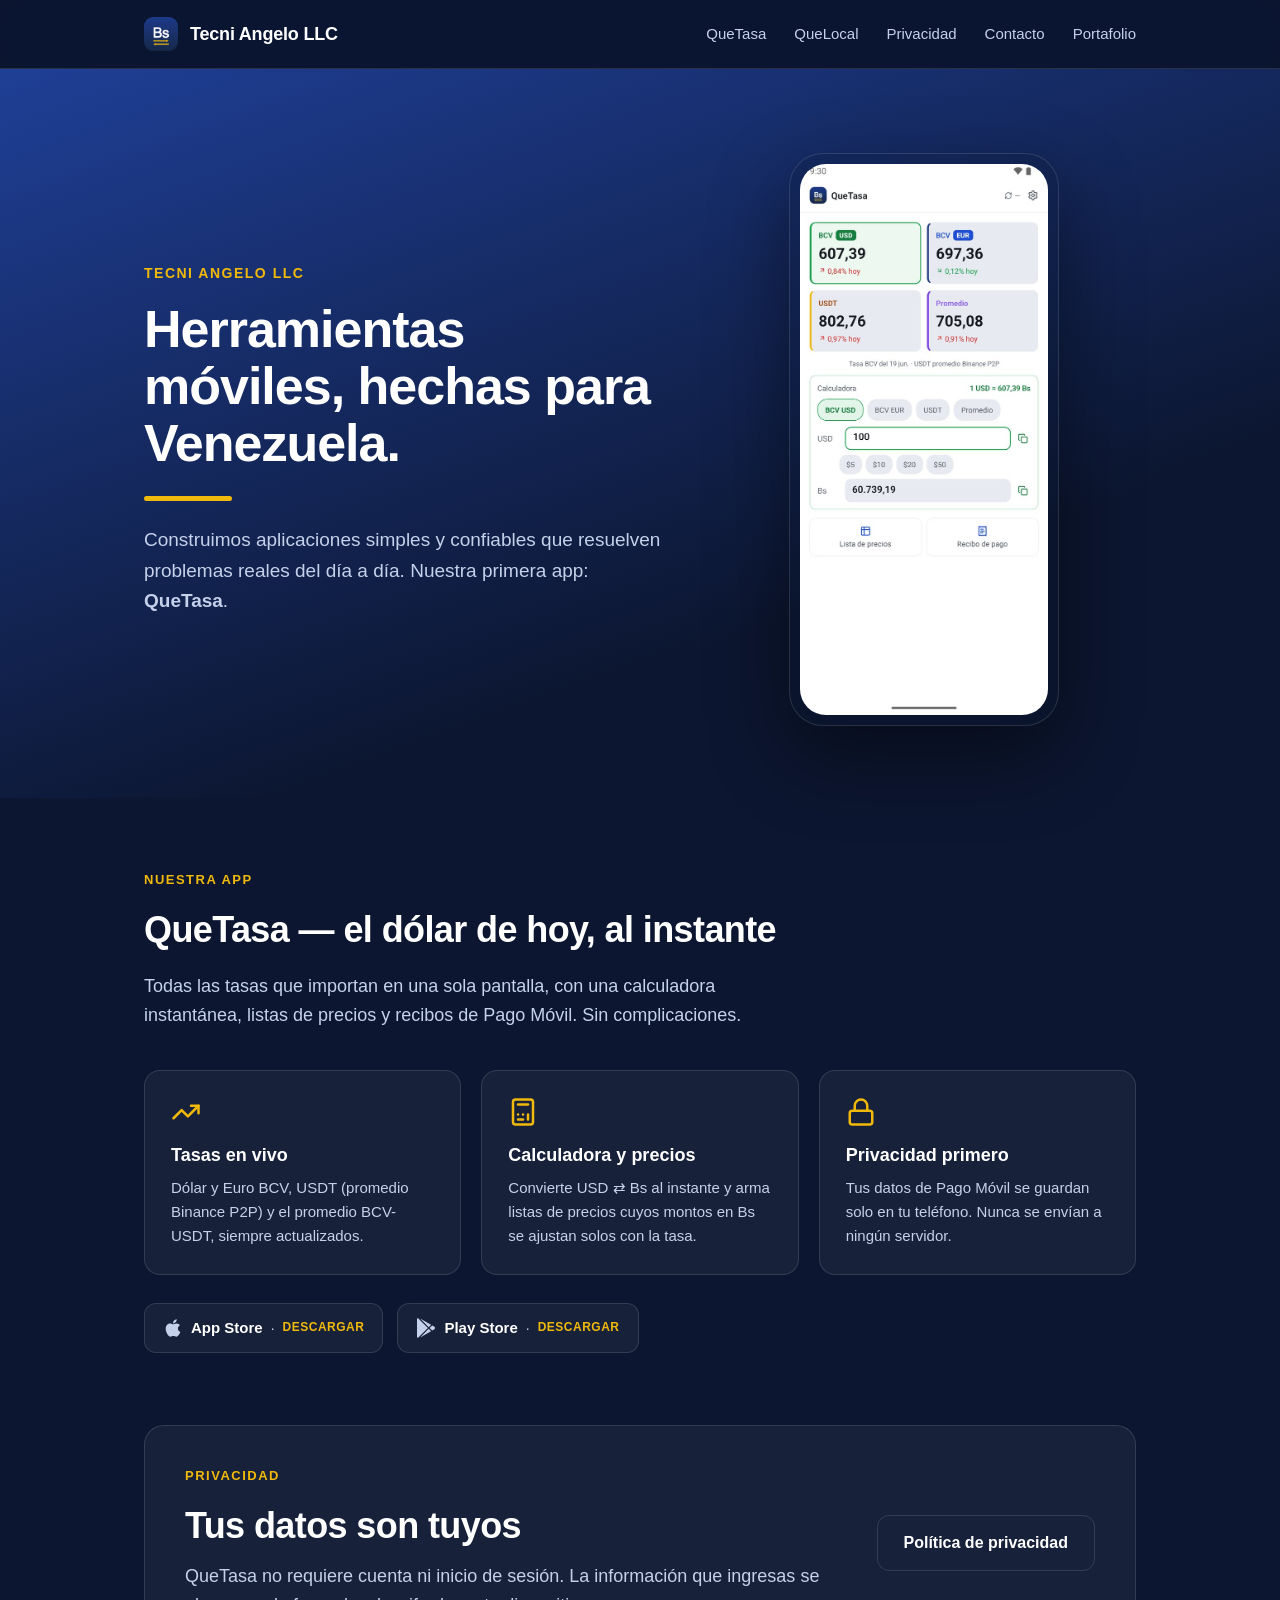
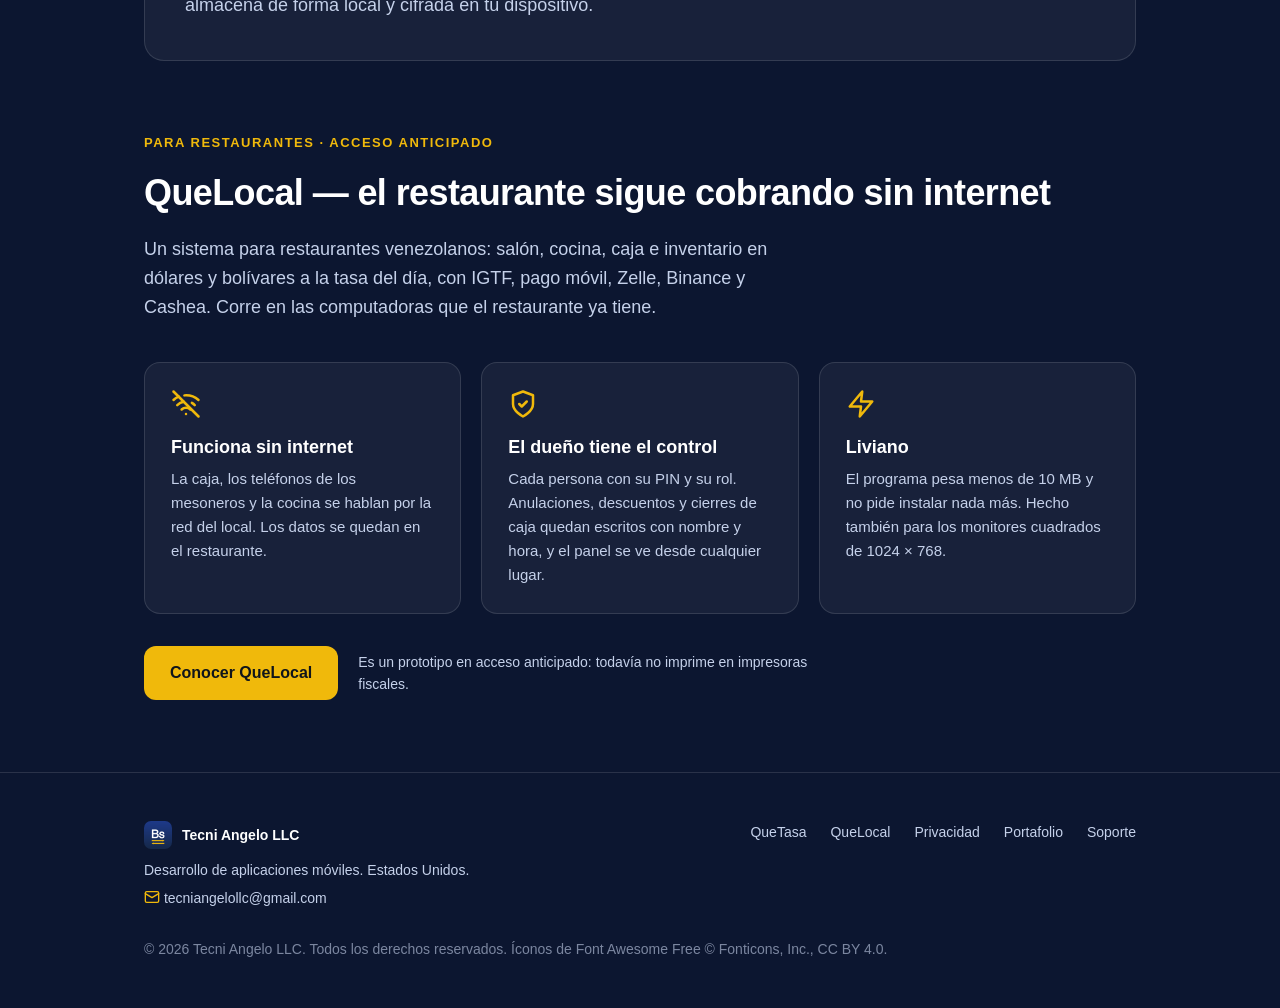
<file: index.html>
<!DOCTYPE html>
<html lang="es">
<head>
  <meta charset="utf-8" />
  <meta name="viewport" content="width=device-width, initial-scale=1" />
  <meta name="theme-color" content="#0c1630" />
  <title>Tecni Angelo LLC — Herramientas móviles para Venezuela</title>
  <meta name="description" content="Tecni Angelo LLC desarrolla aplicaciones móviles útiles para Venezuela. Conoce QueTasa: tasas BCV, USDT y promedio, calculadora y recibos de Pago Móvil." />
  <link rel="icon" href="[data-uri]" />
  <meta property="og:title" content="Tecni Angelo LLC — QueTasa" />
  <meta property="og:description" content="Tasas BCV, USDT y promedio al instante. Calculadora, listas de precios y recibos de Pago Móvil." />
  <meta property="og:type" content="website" />
  <style>
    :root {
      --navy-top: #1f3f96;
      --navy-bot: #0c1630;
      --gold: #f0b90b;
      --white: #ffffff;
      --sub: #c5d1ea;
      --card: rgba(255, 255, 255, 0.05);
      --border: rgba(255, 255, 255, 0.12);
    }
    * { box-sizing: border-box; margin: 0; padding: 0; }
    html { scroll-behavior: smooth; }
    body {
      font-family: -apple-system, BlinkMacSystemFont, "Segoe UI", Roboto, Helvetica, Arial, sans-serif;
      background: var(--navy-bot);
      color: var(--white);
      line-height: 1.6;
      -webkit-font-smoothing: antialiased;
    }
    a { color: inherit; text-decoration: none; }
    .wrap { max-width: 1040px; margin: 0 auto; padding: 0 24px; }

    /* Header */
    header {
      position: sticky; top: 0; z-index: 10;
      background: rgba(12, 22, 48, 0.85);
      backdrop-filter: saturate(180%) blur(12px);
      border-bottom: 1px solid var(--border);
    }
    .nav { display: flex; align-items: center; justify-content: space-between; height: 68px; }
    .brand { display: flex; align-items: center; gap: 12px; font-weight: 700; font-size: 18px; letter-spacing: -0.2px; }
    .brand img { width: 34px; height: 34px; border-radius: 9px; }
    .nav-links { display: flex; gap: 28px; font-size: 15px; color: var(--sub); }
    .nav-links a:hover { color: var(--white); }
    @media (max-width: 620px) { .nav-links { display: none; } }

    /* Hero */
    .hero {
      background: linear-gradient(160deg, var(--navy-top) 0%, var(--navy-bot) 70%);
      padding: 84px 0 72px;
    }
    .hero-grid { display: grid; grid-template-columns: 1.1fr 0.9fr; gap: 48px; align-items: center; }
    @media (max-width: 820px) { .hero-grid { grid-template-columns: 1fr; text-align: center; } }
    .eyebrow { color: var(--gold); font-weight: 700; font-size: 14px; letter-spacing: 1.5px; text-transform: uppercase; }
    .hero h1 { font-size: clamp(34px, 5vw, 52px); line-height: 1.1; letter-spacing: -1px; margin: 16px 0 18px; }
    .hero p { font-size: 19px; color: var(--sub); max-width: 520px; }
    @media (max-width: 820px) { .hero p { margin: 0 auto; } }
    .divider { width: 88px; height: 5px; background: var(--gold); border-radius: 3px; margin: 24px 0; }
    @media (max-width: 820px) { .divider { margin: 24px auto; } }

    .phone-wrap { display: flex; justify-content: center; }
    .phone {
      width: 270px; max-width: 80vw;
      border-radius: 34px; padding: 10px;
      background: #08102230; border: 1px solid var(--border);
      box-shadow: 0 30px 80px rgba(0,0,0,0.45);
    }
    .phone img { width: 100%; border-radius: 26px; display: block; }

    /* Sections */
    section { padding: 72px 0; }
    .section-title { font-size: 13px; letter-spacing: 1.5px; text-transform: uppercase; color: var(--gold); font-weight: 700; margin-bottom: 10px; }
    h2 { font-size: clamp(26px, 3.5vw, 36px); letter-spacing: -0.6px; margin-bottom: 14px; }
    .lead { color: var(--sub); font-size: 18px; max-width: 640px; }

    .features { display: grid; grid-template-columns: repeat(3, 1fr); gap: 20px; margin-top: 40px; }
    @media (max-width: 760px) { .features { grid-template-columns: 1fr; } }
    .feature {
      background: var(--card); border: 1px solid var(--border);
      border-radius: 16px; padding: 26px;
    }
    .feature .ico { color: var(--gold); margin-bottom: 14px; height: 30px; }
    .feature .ico svg { width: 30px; height: 30px; }
    .mail-ico { width: 16px; height: 16px; vertical-align: -2px; color: var(--gold); }
    .feature h3 { font-size: 18px; margin-bottom: 6px; }
    .feature p { color: var(--sub); font-size: 15px; }

    .badges { display: flex; gap: 14px; margin-top: 28px; flex-wrap: wrap; }
    @media (max-width: 820px) { .badges { justify-content: center; } }
    .badge {
      display: inline-flex; align-items: center; gap: 8px;
      border: 1px solid var(--border); border-radius: 12px;
      padding: 12px 18px; font-size: 14px; color: var(--sub);
      background: var(--card);
      transition: border-color 0.2s ease, background 0.2s ease, transform 0.2s ease;
    }
    .badge strong { color: var(--white); font-size: 15px; }
    a.badge:hover, a.badge:focus-visible {
      border-color: var(--gold);
      background: rgba(255, 255, 255, 0.09);
      transform: translateY(-2px);
    }
    a.badge:focus-visible { outline: 2px solid var(--gold); outline-offset: 3px; }
    .platform-icon { width: 20px; height: 20px; flex: 0 0 auto; fill: currentColor; }
    .badge .available { color: var(--gold); font-weight: 700; font-size: 12px; letter-spacing: 0.5px; }

    /* About / privacy callout */
    .callout {
      background: var(--card); border: 1px solid var(--border);
      border-radius: 20px; padding: 40px;
      display: grid; grid-template-columns: 1fr auto; gap: 28px; align-items: center;
    }
    @media (max-width: 720px) { .callout { grid-template-columns: 1fr; text-align: center; } }
    .btn {
      display: inline-block; background: var(--gold); color: #10151b;
      font-weight: 700; padding: 14px 26px; border-radius: 12px; white-space: nowrap;
    }
    .btn:hover { filter: brightness(1.05); }
    .btn.secondary { background: transparent; color: var(--white); border: 1px solid var(--border); }

    /* Footer */
    footer { border-top: 1px solid var(--border); padding: 48px 0; color: var(--sub); font-size: 14px; }
    .foot-grid { display: flex; justify-content: space-between; gap: 24px; flex-wrap: wrap; }
    .foot-links { display: flex; gap: 24px; flex-wrap: wrap; }
    .foot-links a:hover { color: var(--white); }
    .foot-brand { display: flex; align-items: center; gap: 10px; font-weight: 700; color: var(--white); }
    .foot-brand img { width: 28px; height: 28px; border-radius: 7px; }
  </style>
</head>
<body>
  <header>
    <div class="wrap nav">
      <a href="#top" class="brand"><img src="[data-uri]" alt="Tecni Angelo LLC" />Tecni Angelo LLC</a>
      <nav class="nav-links">
        <a href="#quetasa">QueTasa</a>
        <a href="#quelocal">QueLocal</a>
        <a href="#privacidad">Privacidad</a>
        <a href="#contacto">Contacto</a>
        <a href="/portfolio/">Portafolio</a>
      </nav>
    </div>
  </header>

  <main id="top">
    <!-- Hero -->
    <div class="hero">
      <div class="wrap hero-grid">
        <div>
          <div class="eyebrow">Tecni Angelo LLC</div>
          <h1>Herramientas móviles, hechas para Venezuela.</h1>
          <div class="divider"></div>
          <p>Construimos aplicaciones simples y confiables que resuelven problemas reales del día a día. Nuestra primera app: <strong>QueTasa</strong>.</p>
        </div>
        <div class="phone-wrap">
          <div class="phone"><img src="[data-uri]" alt="QueTasa app" /></div>
        </div>
      </div>
    </div>

    <!-- QueTasa -->
    <section id="quetasa">
      <div class="wrap">
        <div class="section-title">Nuestra app</div>
        <h2>QueTasa — el dólar de hoy, al instante</h2>
        <p class="lead">Todas las tasas que importan en una sola pantalla, con una calculadora instantánea, listas de precios y recibos de Pago Móvil. Sin complicaciones.</p>

        <div class="features">
          <div class="feature">
            <div class="ico"><svg viewBox="0 0 24 24" fill="none" stroke="currentColor" stroke-width="2" stroke-linecap="round" stroke-linejoin="round"><polyline points="22 7 13.5 15.5 8.5 10.5 2 17"/><polyline points="16 7 22 7 22 13"/></svg></div>
            <h3>Tasas en vivo</h3>
            <p>Dólar y Euro BCV, USDT (promedio Binance P2P) y el promedio BCV-USDT, siempre actualizados.</p>
          </div>
          <div class="feature">
            <div class="ico"><svg viewBox="0 0 24 24" fill="none" stroke="currentColor" stroke-width="2" stroke-linecap="round" stroke-linejoin="round"><rect x="4" y="2" width="16" height="20" rx="2"/><line x1="8" y1="6" x2="16" y2="6"/><line x1="8" y1="14" x2="8" y2="14"/><line x1="12" y1="14" x2="12" y2="14"/><line x1="16" y1="14" x2="16" y2="18"/><line x1="8" y1="18" x2="12" y2="18"/></svg></div>
            <h3>Calculadora y precios</h3>
            <p>Convierte USD ⇄ Bs al instante y arma listas de precios cuyos montos en Bs se ajustan solos con la tasa.</p>
          </div>
          <div class="feature">
            <div class="ico"><svg viewBox="0 0 24 24" fill="none" stroke="currentColor" stroke-width="2" stroke-linecap="round" stroke-linejoin="round"><rect x="3" y="11" width="18" height="11" rx="2"/><path d="M7 11V7a5 5 0 0 1 10 0v4"/></svg></div>
            <h3>Privacidad primero</h3>
            <p>Tus datos de Pago Móvil se guardan solo en tu teléfono. Nunca se envían a ningún servidor.</p>
          </div>
        </div>

        <!-- Font Awesome Free 7.3.1 brand icons, © Fonticons, Inc., licensed under CC BY 4.0. -->
        <div class="badges">
          <a class="badge" href="https://apps.apple.com/us/app/quetasa/id6781491111" target="_blank" rel="noopener noreferrer" aria-label="Descargar QueTasa en el App Store">
            <svg class="platform-icon" aria-hidden="true" viewBox="0 0 384 512"><path d="M319.1 268.7c-.2-36.7 16.4-64.4 50-84.8-18.8-26.9-47.2-41.7-84.7-44.6-35.5-2.8-74.3 20.7-88.5 20.7-15 0-49.4-19.7-76.4-19.7-55.8 .9-115.1 44.5-115.1 133.2 0 26.2 4.8 53.3 14.4 81.2 12.8 36.7 59 126.7 107.2 125.2 25.2-.6 43-17.9 75.8-17.9 31.8 0 48.3 17.9 76.4 17.9 48.6-.7 90.4-82.5 102.6-119.3-65.2-30.7-61.7-90-61.7-91.9zM262.5 104.5c27.3-32.4 24.8-61.9 24-72.5-24.1 1.4-52 16.4-67.9 34.9-17.5 19.8-27.8 44.3-25.6 71.9 26.1 2 49.9-11.4 69.5-34.3z"/></svg>
            <strong>App Store</strong> · <span class="available">DESCARGAR</span>
          </a>
          <a class="badge" href="https://play.google.com/store/apps/details?id=com.tecniangelo.quetasa" target="_blank" rel="noopener noreferrer" aria-label="Descargar QueTasa en Google Play">
            <svg class="platform-icon" aria-hidden="true" viewBox="0 0 448 512"><path d="M293.6 234.3L72.9 13 353.7 174.2 293.6 234.3zM15.3 0C2.3 6.8-6.4 19.2-6.4 35.3l0 441.3c0 16.1 8.7 28.5 21.7 35.3L271.9 255.9 15.3 0zM440.5 225.6l-58.9-34.1-65.7 64.5 65.7 64.5 60.1-34.1c18-14.3 18-46.5-1.2-60.8zM72.9 499L353.7 337.8 293.6 277.7 72.9 499z"/></svg>
            <strong>Play Store</strong> · <span class="available">DESCARGAR</span>
          </a>
        </div>
      </div>
    </section>

    <!-- Privacy callout -->
    <section id="privacidad" style="padding-top: 0;">
      <div class="wrap">
        <div class="callout">
          <div>
            <div class="section-title">Privacidad</div>
            <h2 style="margin-bottom:8px;">Tus datos son tuyos</h2>
            <p class="lead">QueTasa no requiere cuenta ni inicio de sesión. La información que ingresas se almacena de forma local y cifrada en tu dispositivo.</p>
          </div>
          <a class="btn secondary" href="/quetasa/privacy/">Política de privacidad</a>
        </div>
      </div>
    </section>

    <!-- QueLocal -->
    <section id="quelocal" style="padding-top: 0;">
      <div class="wrap">
        <div class="section-title">Para restaurantes · acceso anticipado</div>
        <h2>QueLocal — el restaurante sigue cobrando sin internet</h2>
        <p class="lead">Un sistema para restaurantes venezolanos: salón, cocina, caja e inventario en dólares y bolívares a la tasa del día, con IGTF, pago móvil, Zelle, Binance y Cashea. Corre en las computadoras que el restaurante ya tiene.</p>

        <div class="features">
          <div class="feature">
            <div class="ico"><svg viewBox="0 0 24 24" fill="none" stroke="currentColor" stroke-width="2" stroke-linecap="round" stroke-linejoin="round"><path d="M2 8.8a15 15 0 0 1 4.2-2.7"/><path d="M10.7 5.1A15 15 0 0 1 22 8.8"/><path d="M5 12.9a10 10 0 0 1 5.2-2.7"/><path d="M16.7 11.1a10 10 0 0 1 2.3 1.8"/><path d="M8.5 16.4a5 5 0 0 1 7 0"/><line x1="12" y1="20" x2="12.01" y2="20"/><line x1="2" y1="2" x2="22" y2="22"/></svg></div>
            <h3>Funciona sin internet</h3>
            <p>La caja, los teléfonos de los mesoneros y la cocina se hablan por la red del local. Los datos se quedan en el restaurante.</p>
          </div>
          <div class="feature">
            <div class="ico"><svg viewBox="0 0 24 24" fill="none" stroke="currentColor" stroke-width="2" stroke-linecap="round" stroke-linejoin="round"><path d="M12 22s8-4 8-10V5l-8-3-8 3v7c0 6 8 10 8 10z"/><polyline points="9 12 11 14 15 10"/></svg></div>
            <h3>El dueño tiene el control</h3>
            <p>Cada persona con su PIN y su rol. Anulaciones, descuentos y cierres de caja quedan escritos con nombre y hora, y el panel se ve desde cualquier lugar.</p>
          </div>
          <div class="feature">
            <div class="ico"><svg viewBox="0 0 24 24" fill="none" stroke="currentColor" stroke-width="2" stroke-linecap="round" stroke-linejoin="round"><polygon points="13 2 3 14 12 14 11 22 21 10 12 10 13 2"/></svg></div>
            <h3>Liviano</h3>
            <p>El programa pesa menos de 10 MB y no pide instalar nada más. Hecho también para los monitores cuadrados de 1024 × 768.</p>
          </div>
        </div>

        <div style="margin-top: 32px; display: flex; flex-wrap: wrap; gap: 14px 20px; align-items: center;">
          <a class="btn" href="/quelocal/">Conocer QueLocal</a>
          <span style="color: var(--sub); font-size: 14px; max-width: 460px;">Es un prototipo en acceso anticipado: todavía no imprime en impresoras fiscales.</span>
        </div>
      </div>
    </section>
  </main>

  <!-- Footer / Contact -->
  <footer id="contacto">
    <div class="wrap foot-grid">
      <div>
        <div class="foot-brand"><img src="[data-uri]" alt="" />Tecni Angelo LLC</div>
        <p style="margin-top:10px; max-width:340px;">Desarrollo de aplicaciones móviles. Estados Unidos.</p>
        <p style="margin-top:6px;"><svg class="mail-ico" viewBox="0 0 24 24" fill="none" stroke="currentColor" stroke-width="2" stroke-linecap="round" stroke-linejoin="round"><rect x="2" y="4" width="20" height="16" rx="2"/><path d="m22 7-10 6L2 7"/></svg> <a href="mailto:tecniangelollc@gmail.com">tecniangelollc@gmail.com</a></p>
      </div>
      <div class="foot-links" style="align-items:flex-start;">
        <a href="#quetasa">QueTasa</a>
        <a href="/quelocal/">QueLocal</a>
        <a href="/quetasa/privacy/">Privacidad</a>
        <a href="/portfolio/">Portafolio</a>
        <a href="mailto:tecniangelollc@gmail.com">Soporte</a>
      </div>
    </div>
    <div class="wrap" style="margin-top:28px; opacity:0.6;">
      © 2026 Tecni Angelo LLC. Todos los derechos reservados.
      Íconos de <a href="https://fontawesome.com/" target="_blank" rel="noopener noreferrer">Font Awesome Free</a> © Fonticons, Inc.,
      <a href="https://creativecommons.org/licenses/by/4.0/" target="_blank" rel="noopener noreferrer">CC BY 4.0</a>.
    </div>
  </footer>
</body>
</html>
</file>
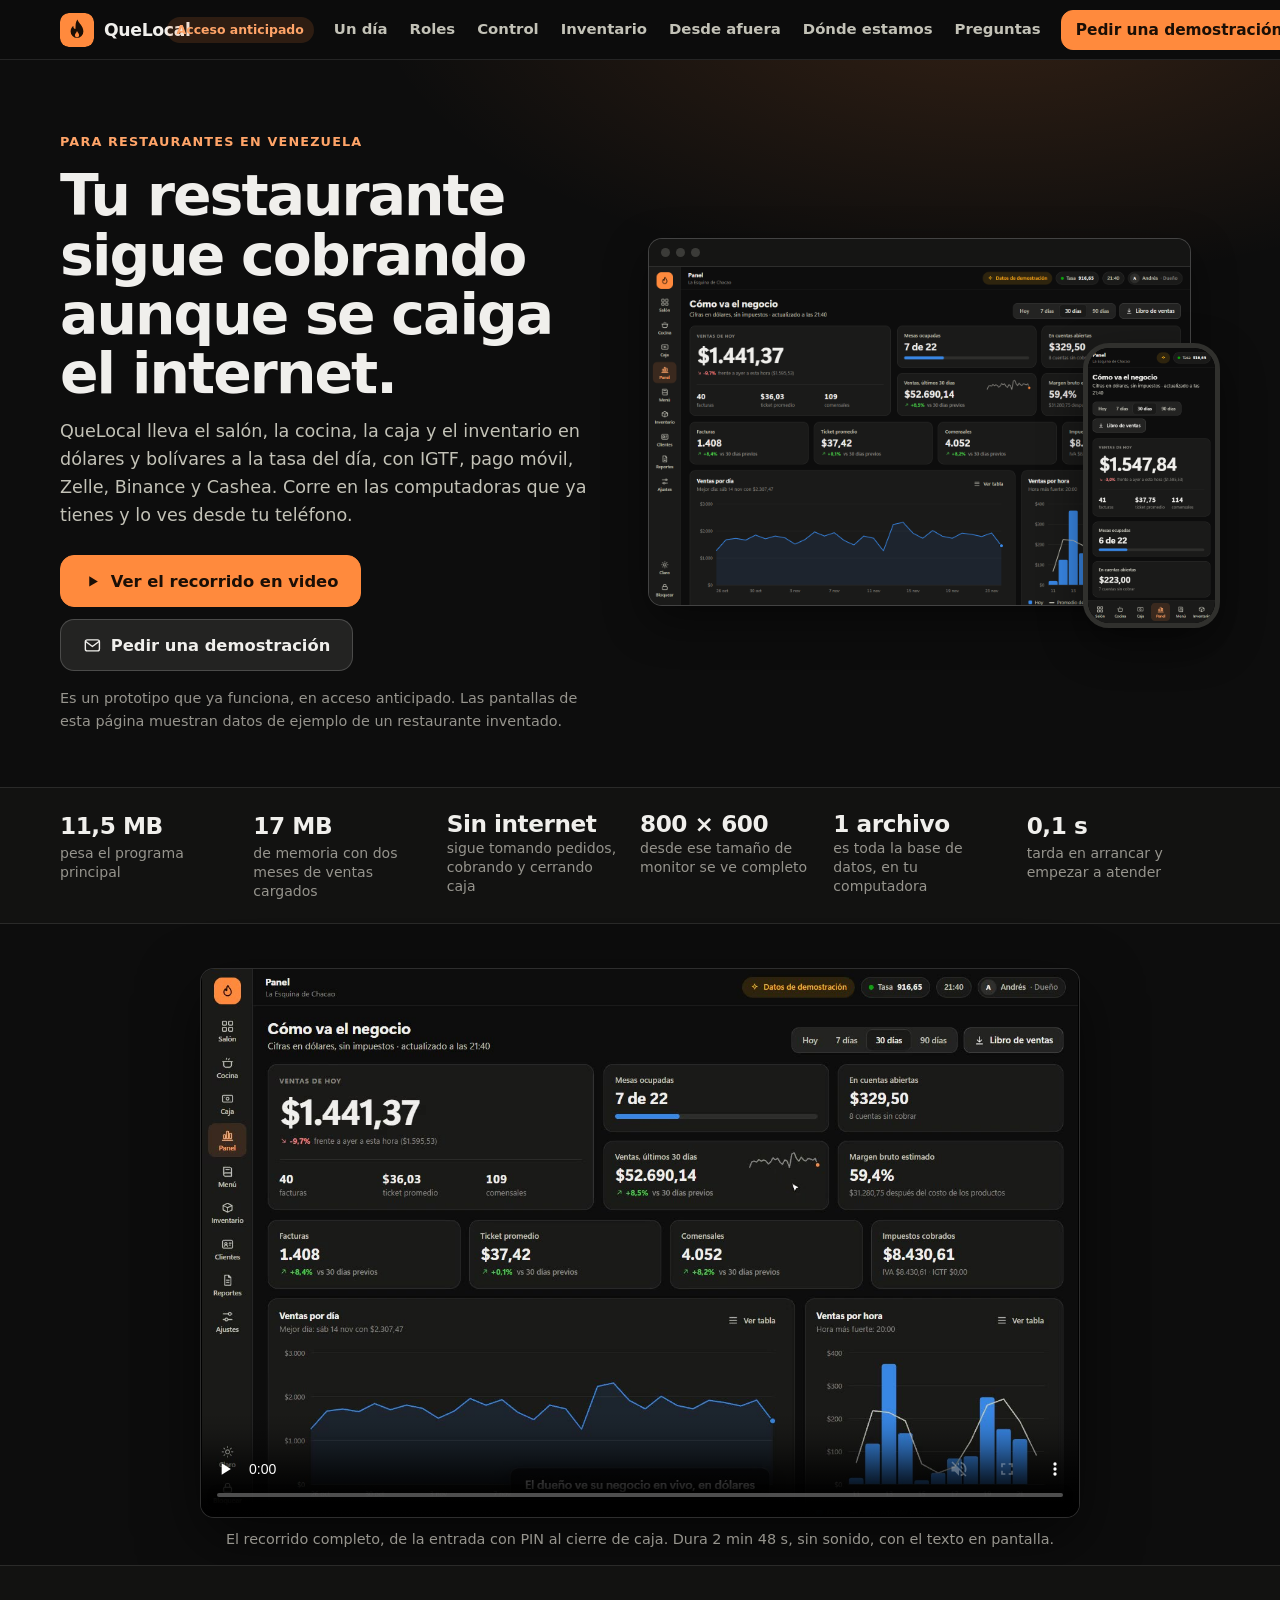
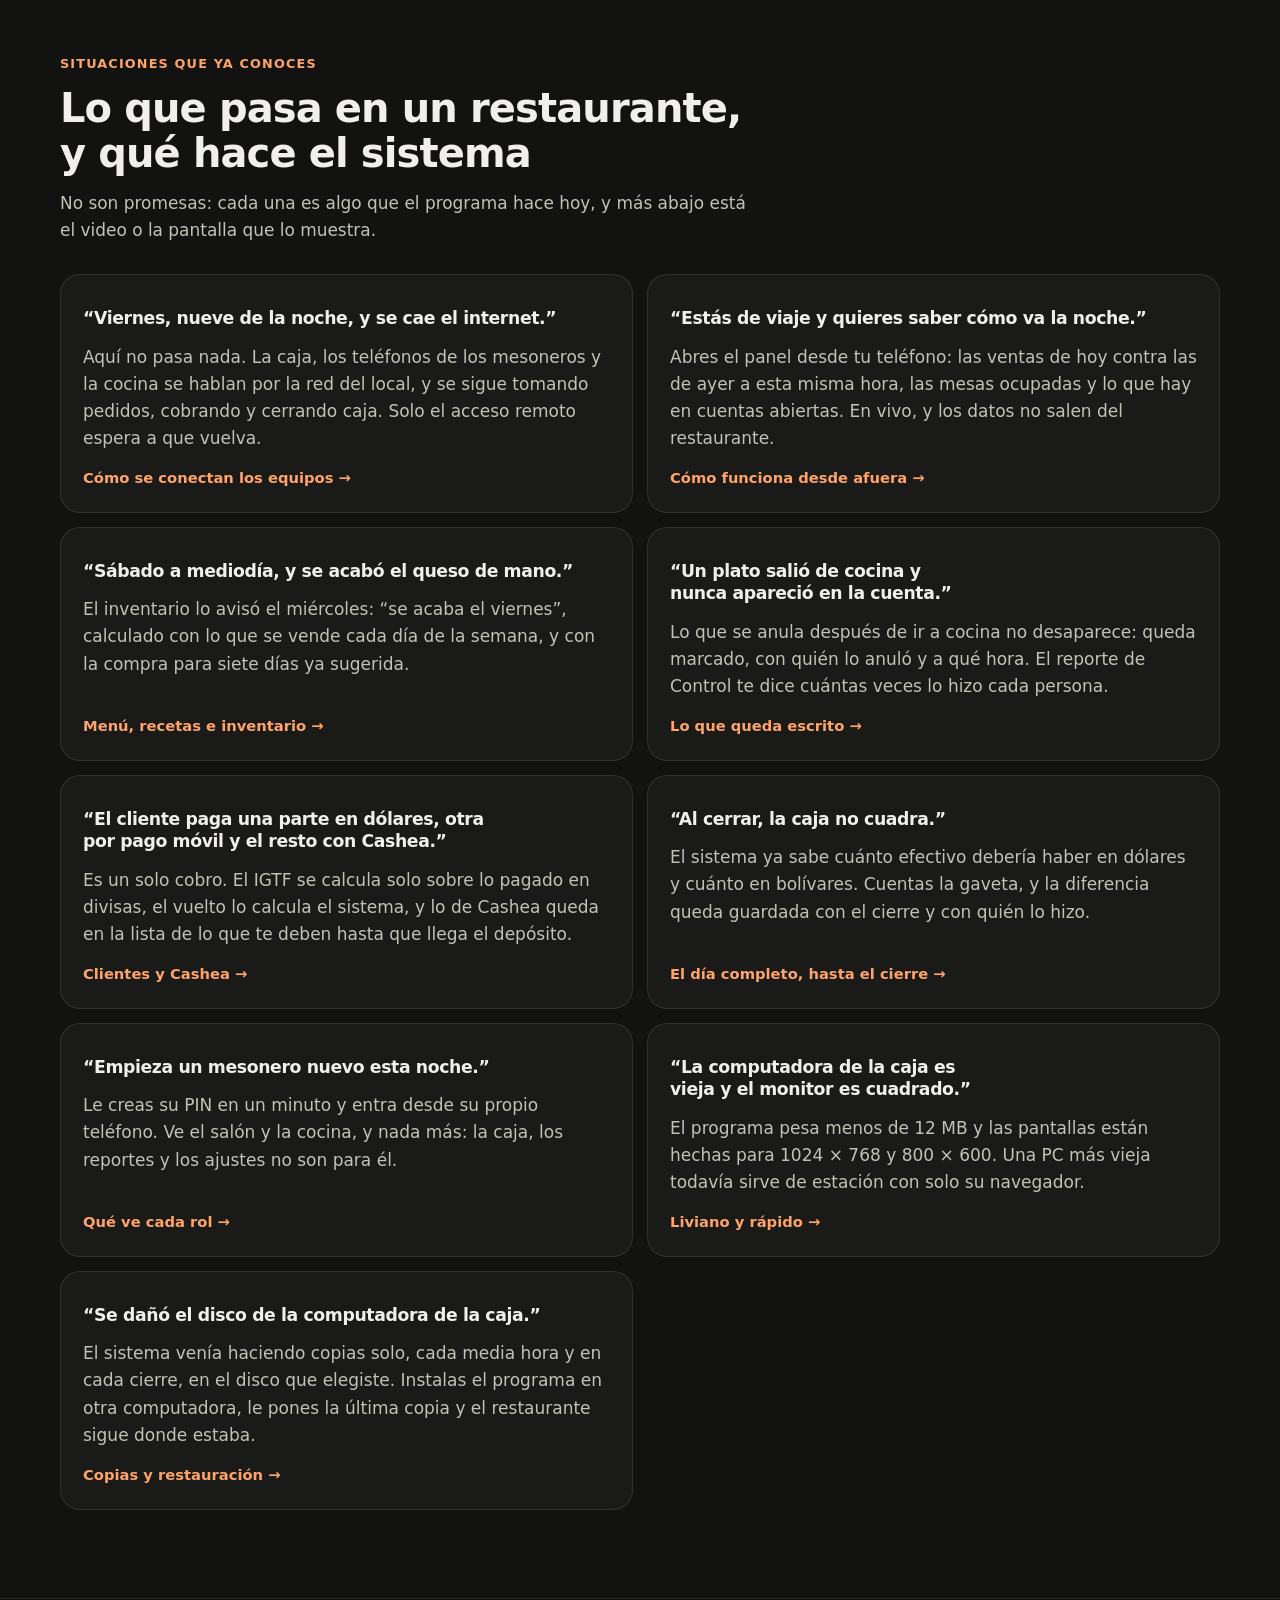
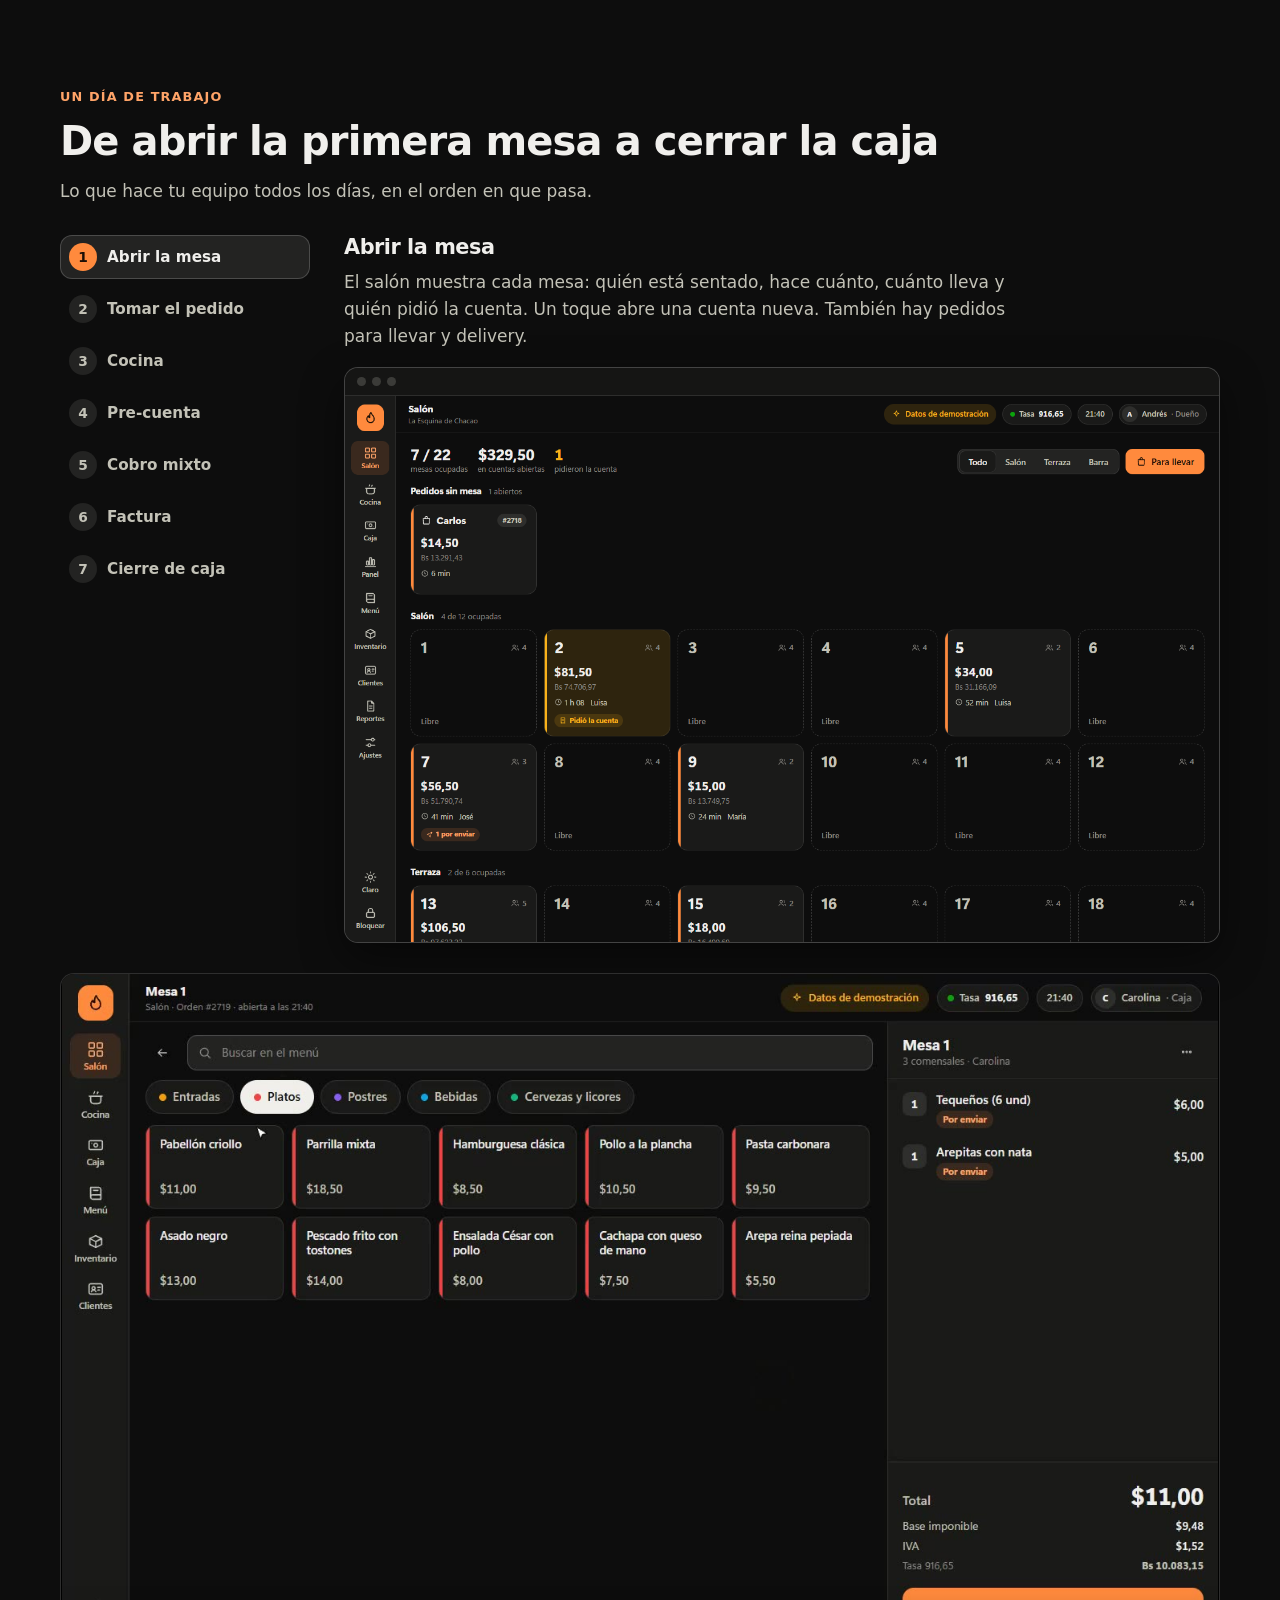
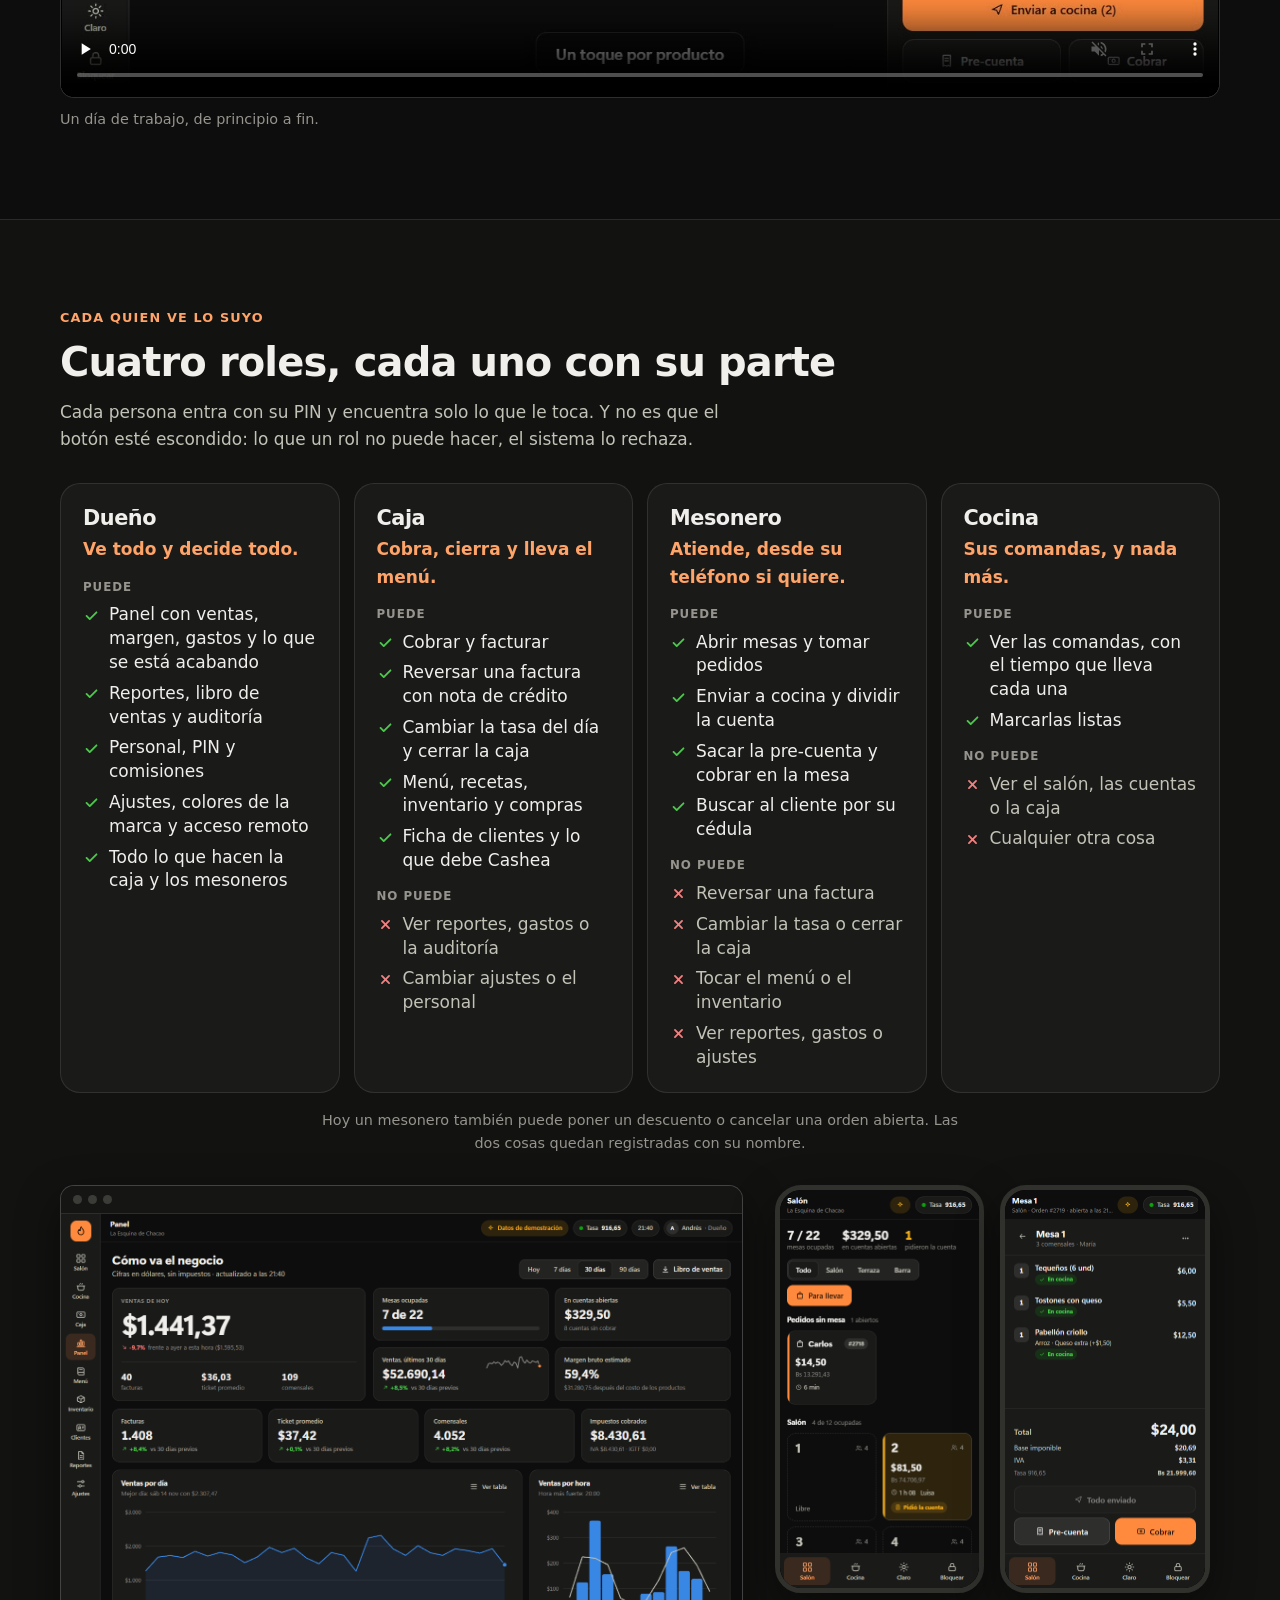
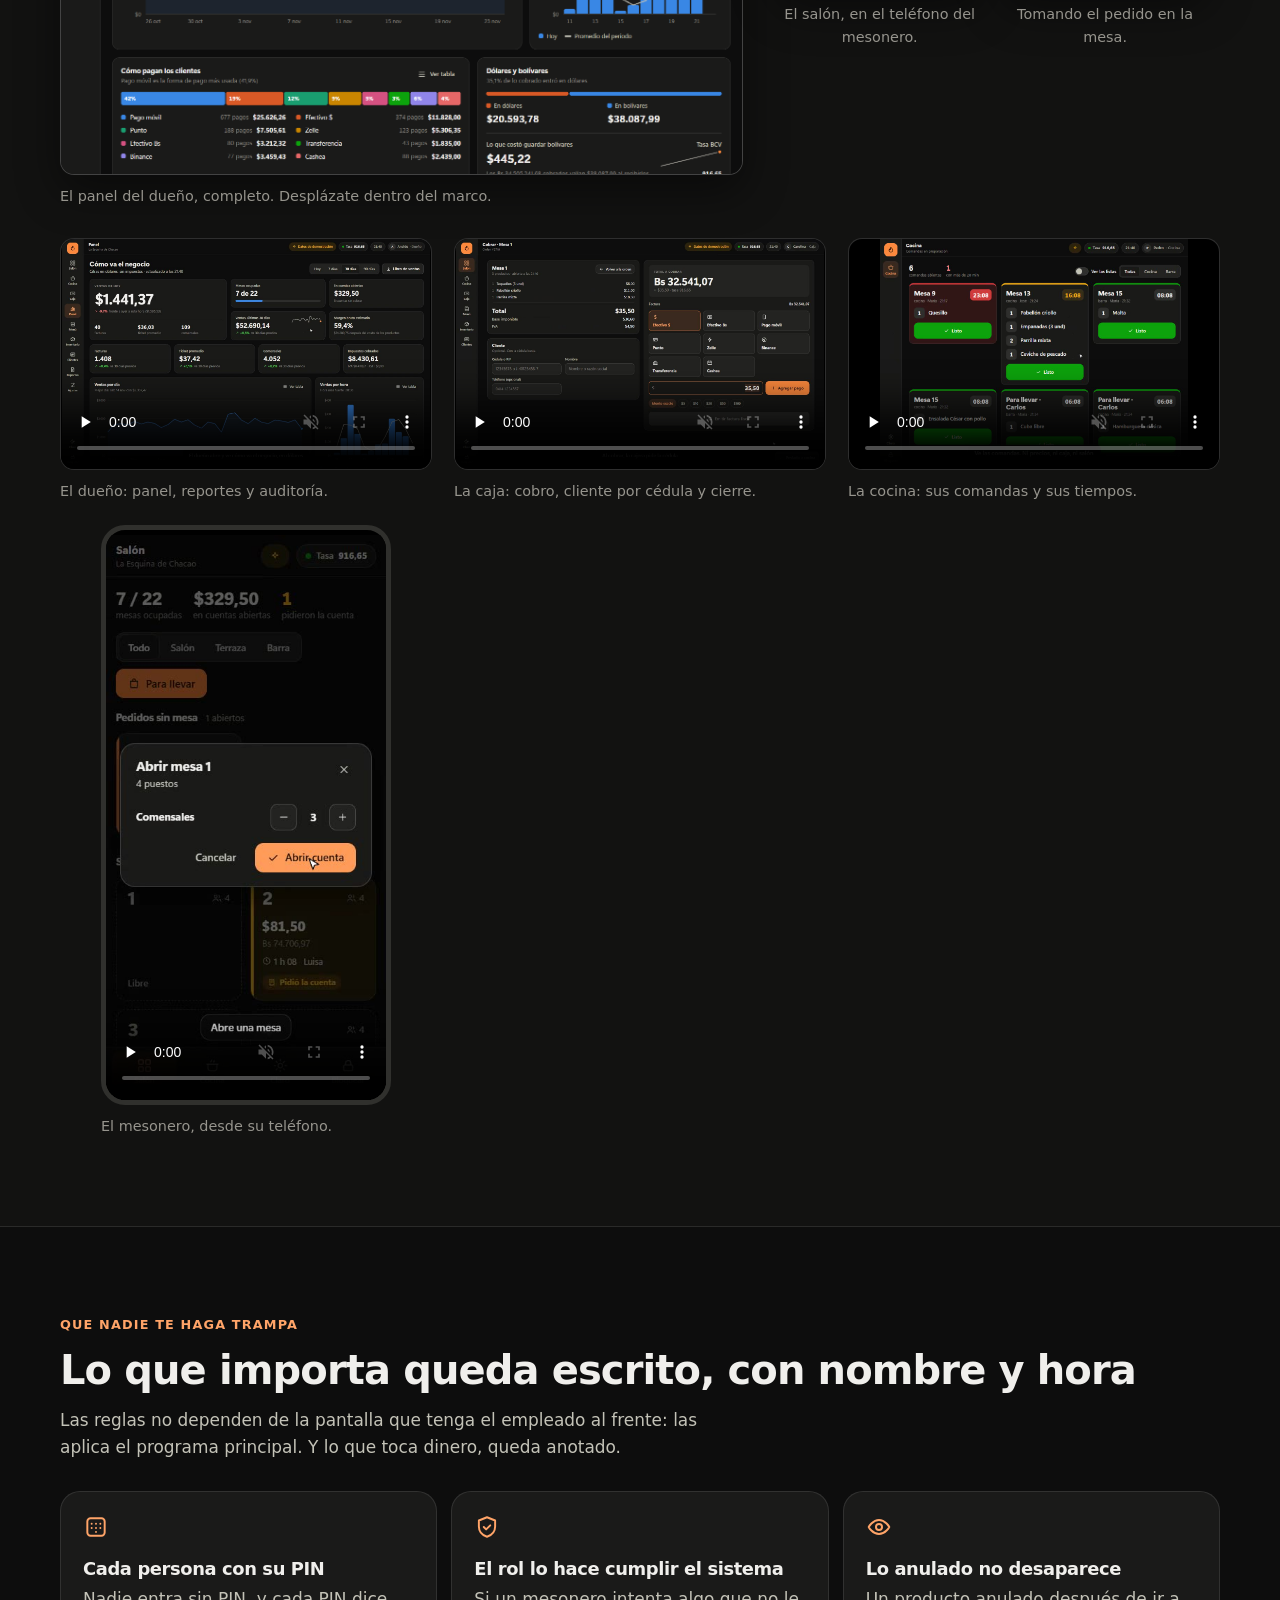
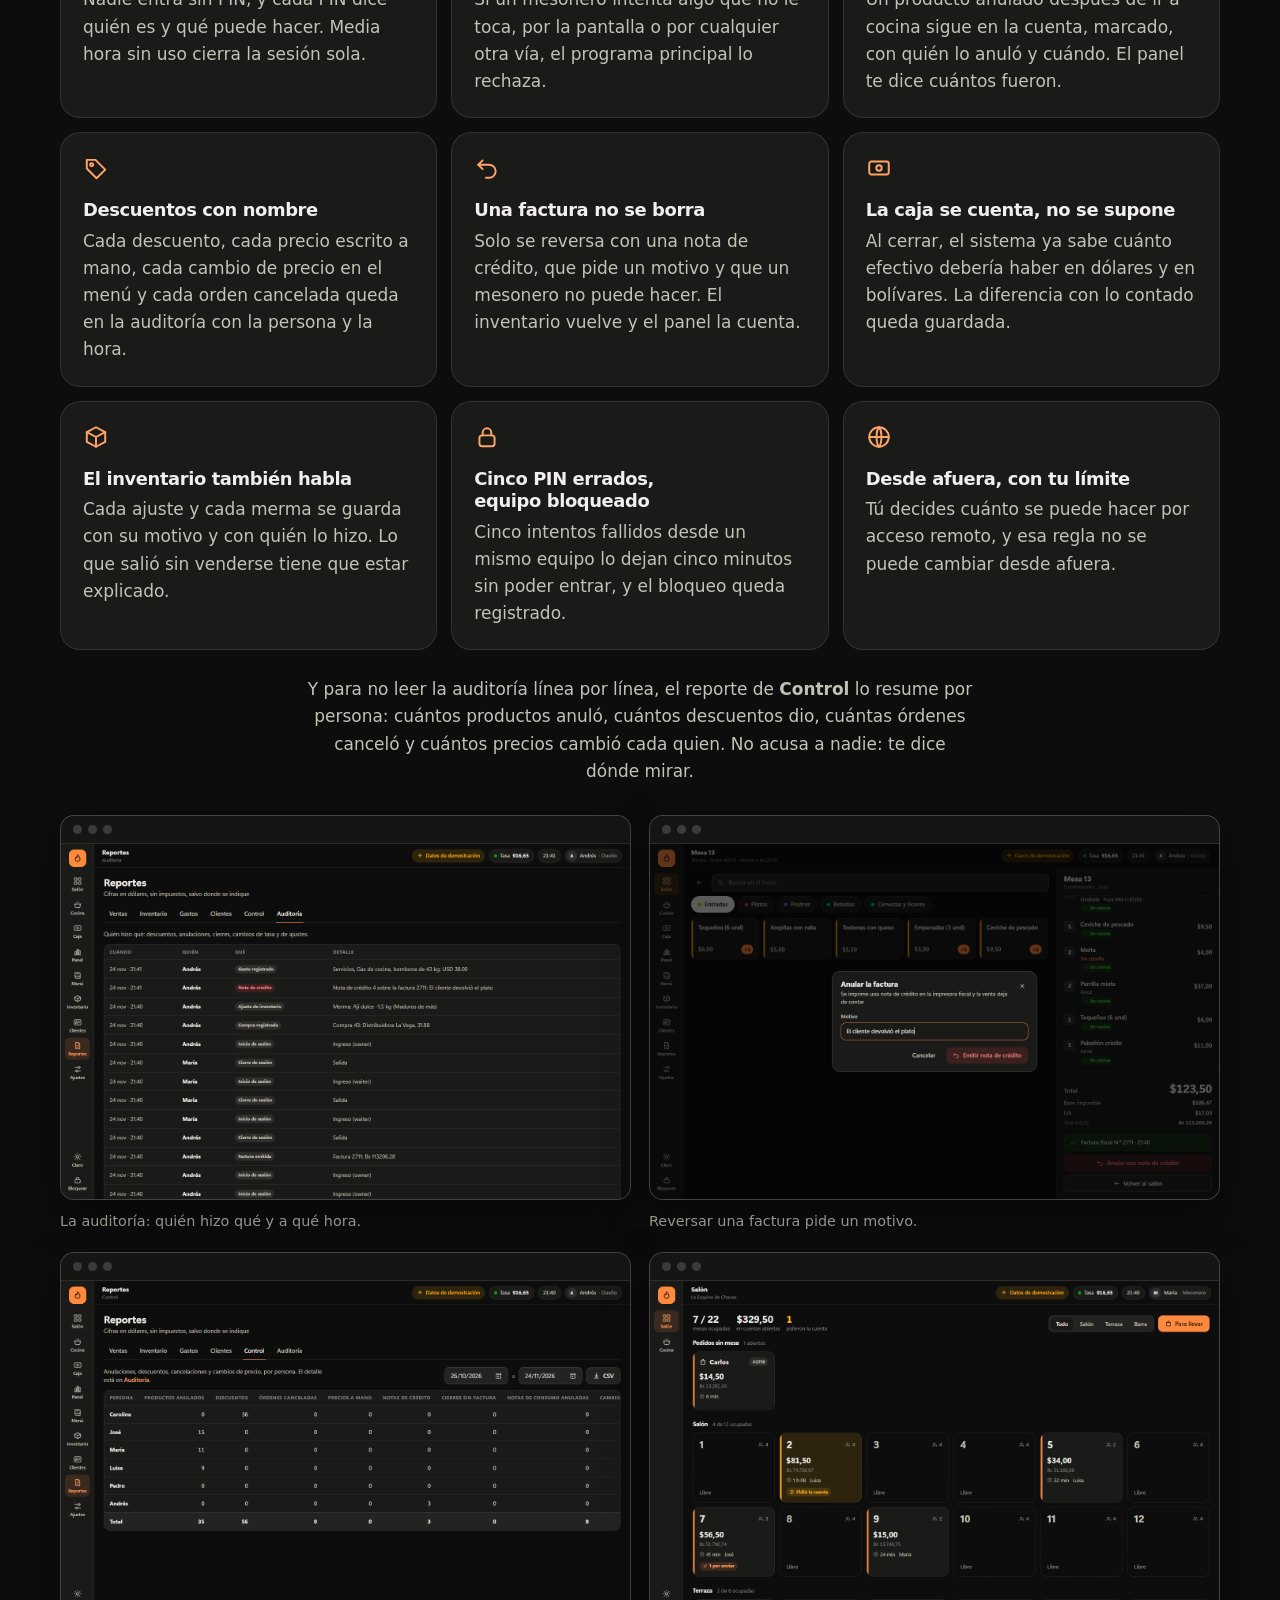
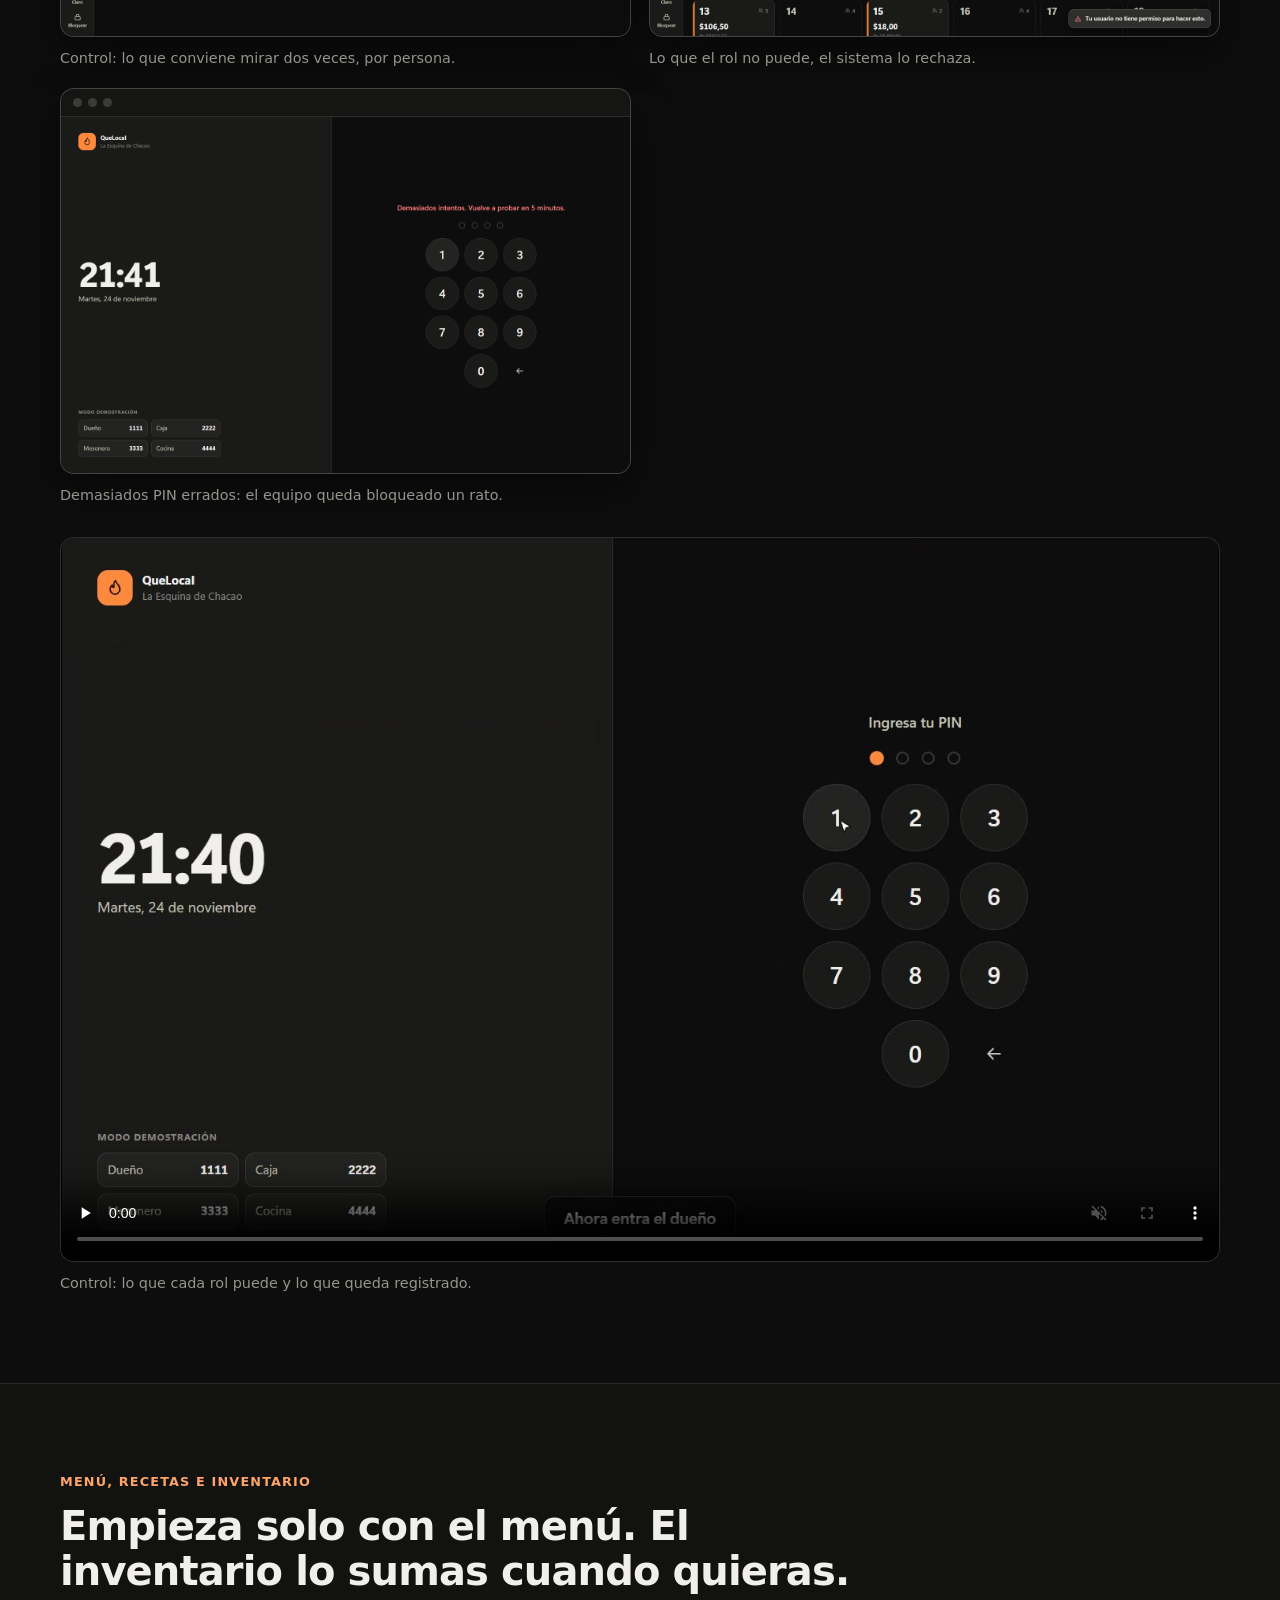
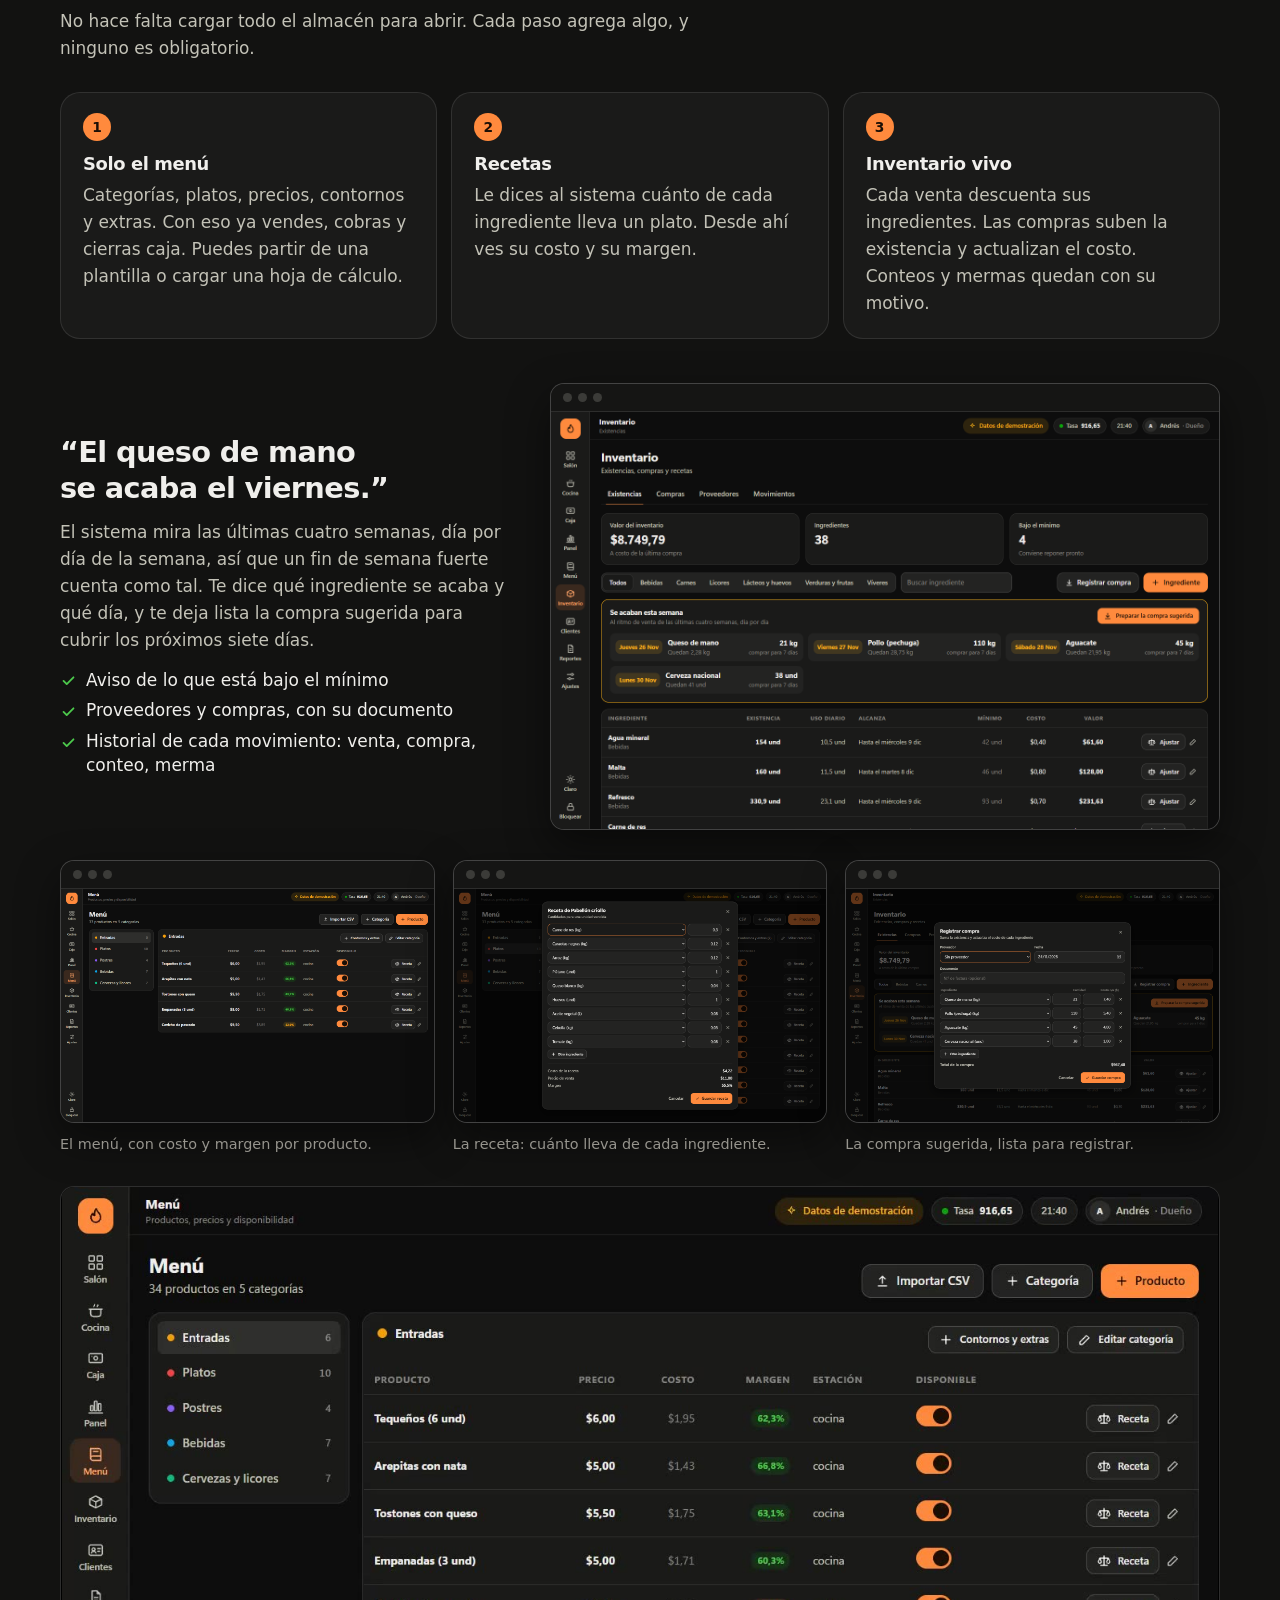
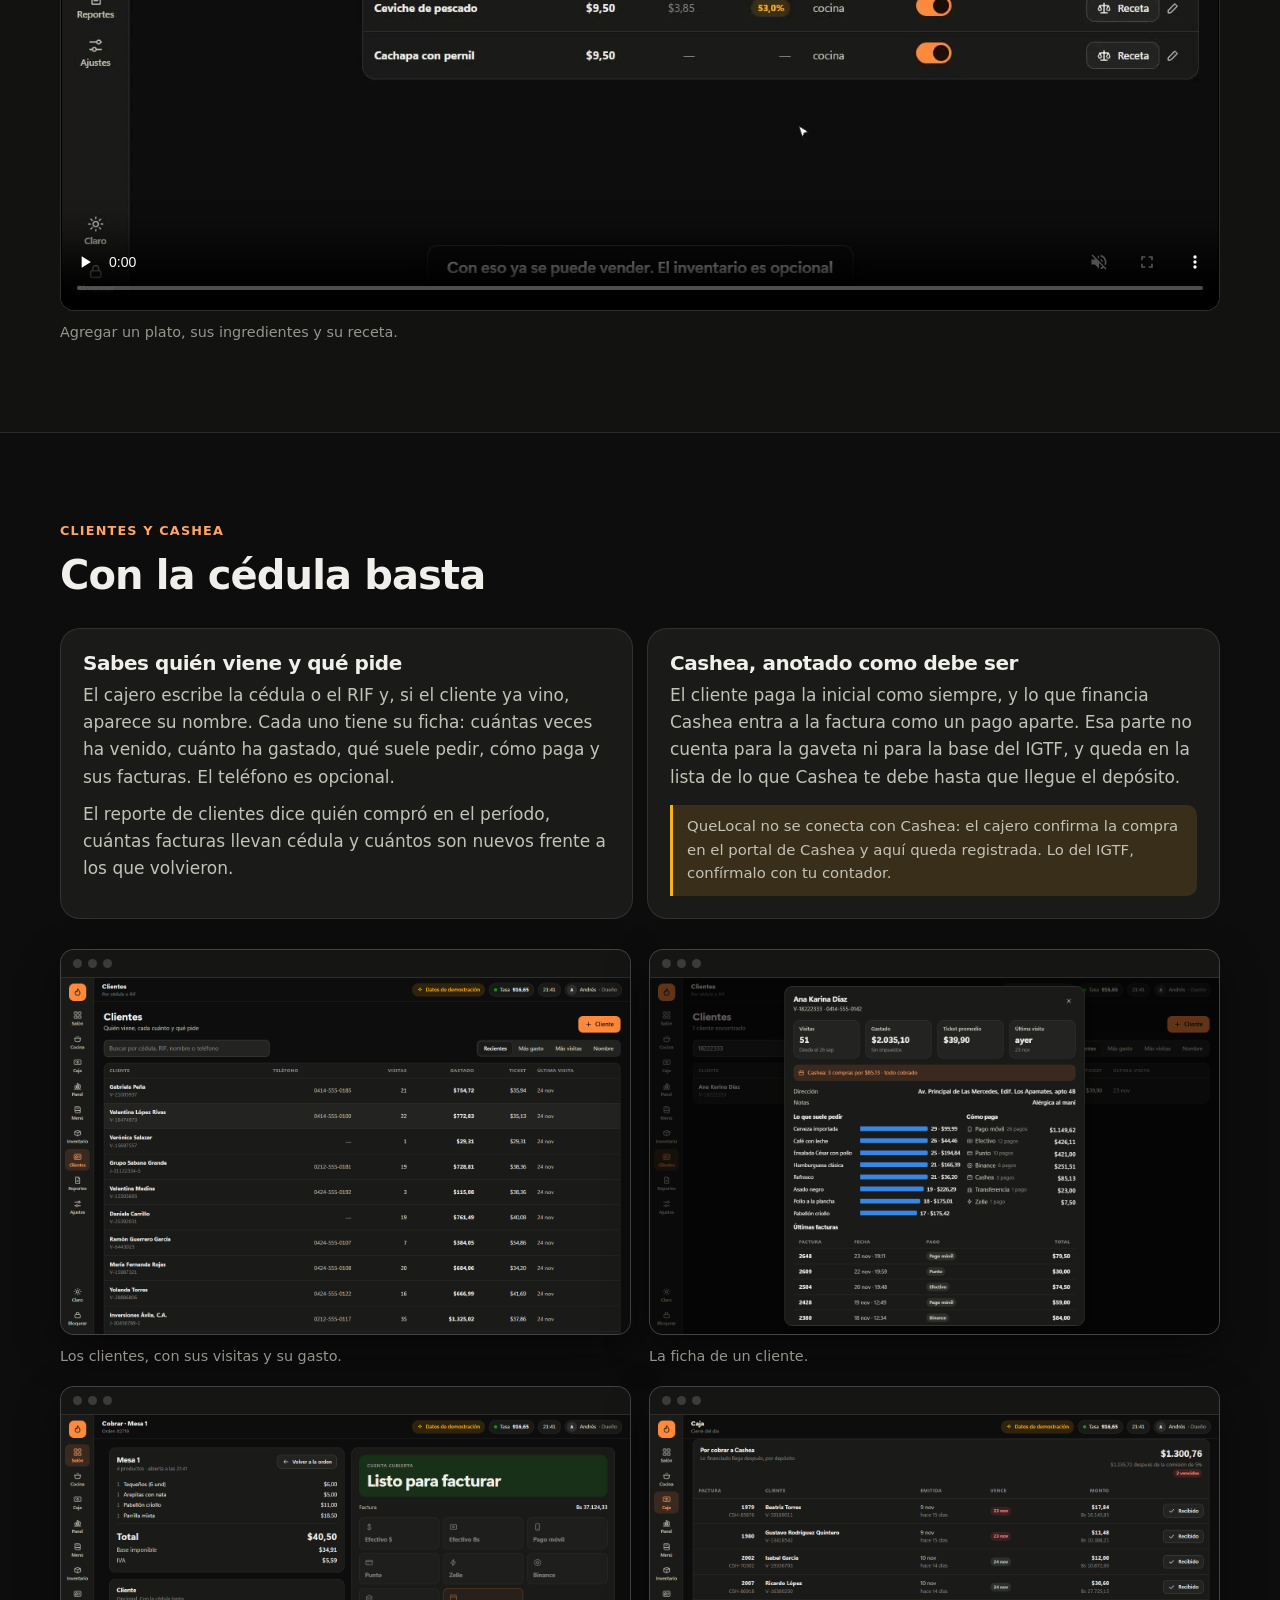
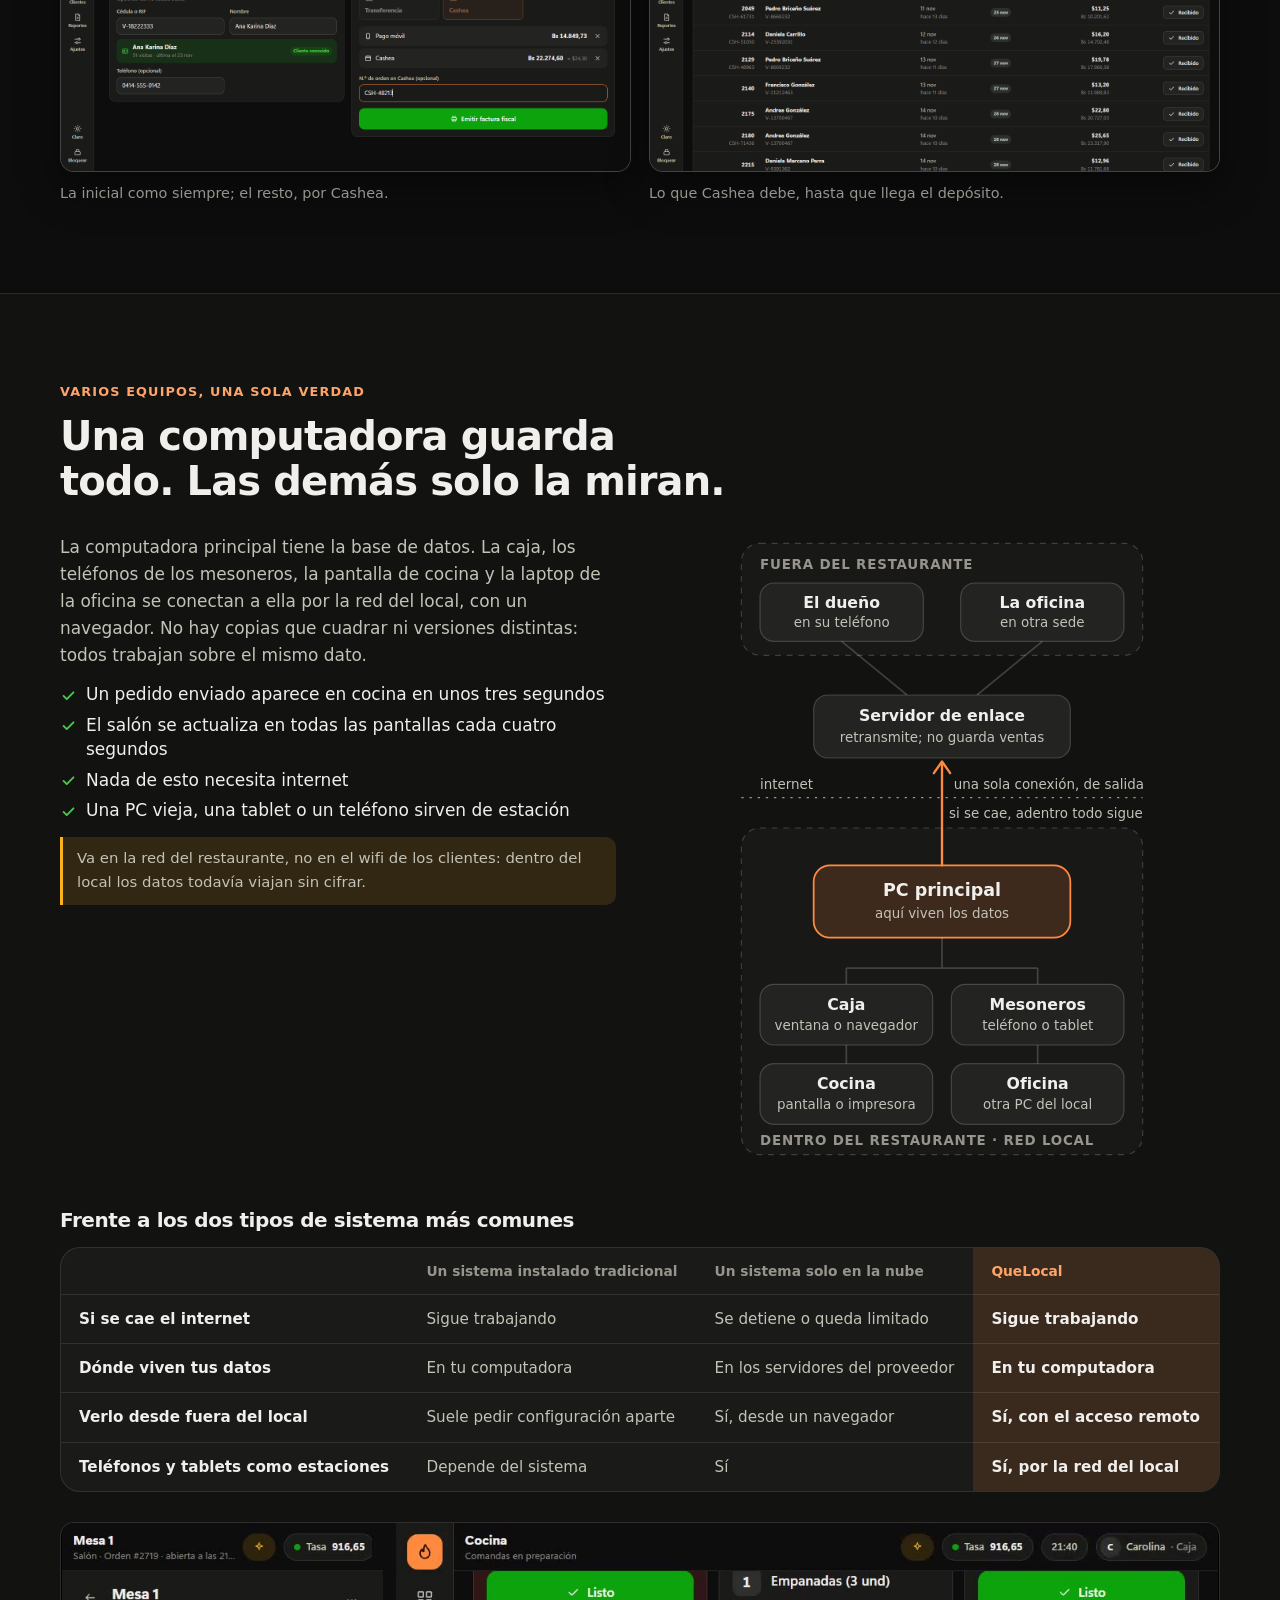
<file: fogon/index.html>
<!doctype html>
<html lang="es">
<head>
<meta charset="utf-8">
<meta name="viewport" content="width=device-width, initial-scale=1">
<title>QueLocal</title>
<!--
  El producto se llamó Fogón POS hasta el 24 de noviembre de 2026 y su página
  estaba aquí. Esta dirección queda para que los enlaces viejos lleguen a
  /quelocal/, con la misma sección si traían una.
-->
<link rel="canonical" href="https://tecniangelo.com/quelocal/">
<meta name="robots" content="noindex">
<meta http-equiv="refresh" content="0; url=/quelocal/">
<script>location.replace('/quelocal/' + location.search + location.hash);</script>
</head>
<body>
<p>Esta página ahora está en <a href="/quelocal/">tecniangelo.com/quelocal</a>.</p>
</body>
</html>
</file>
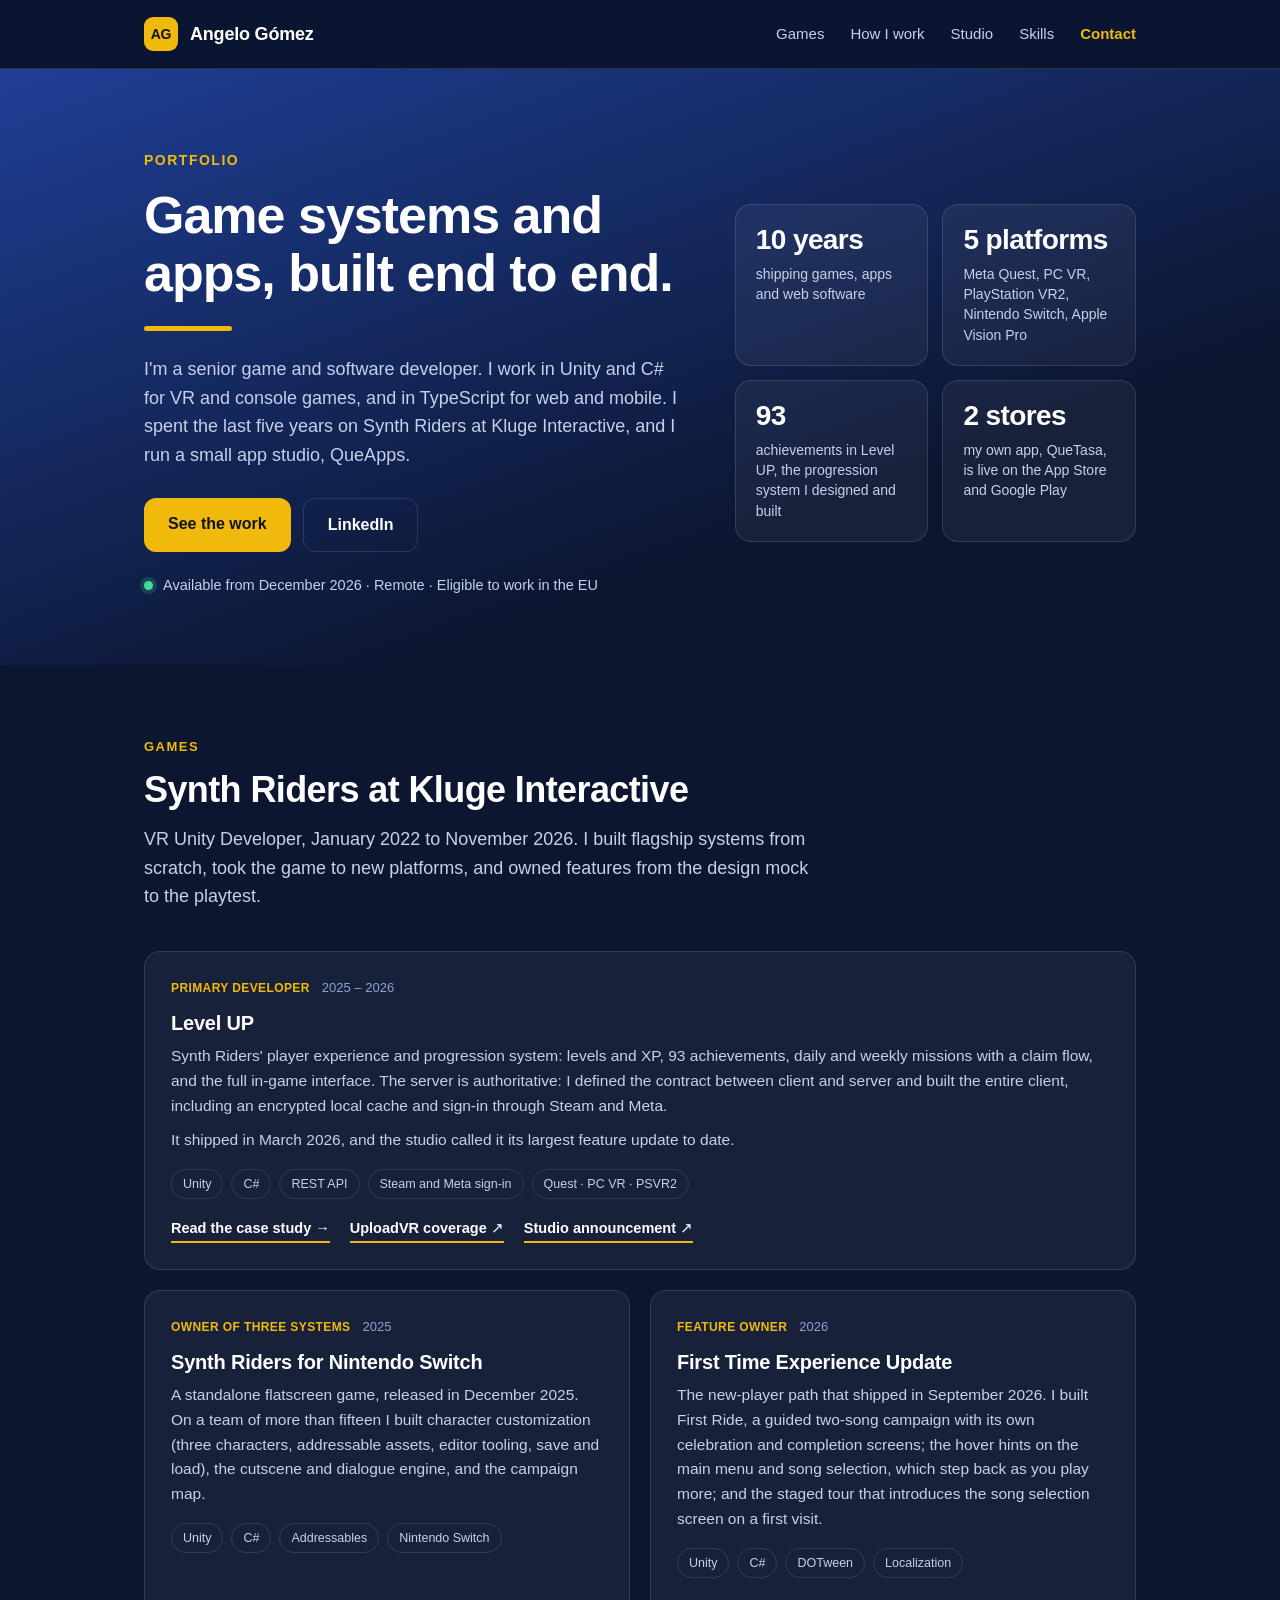
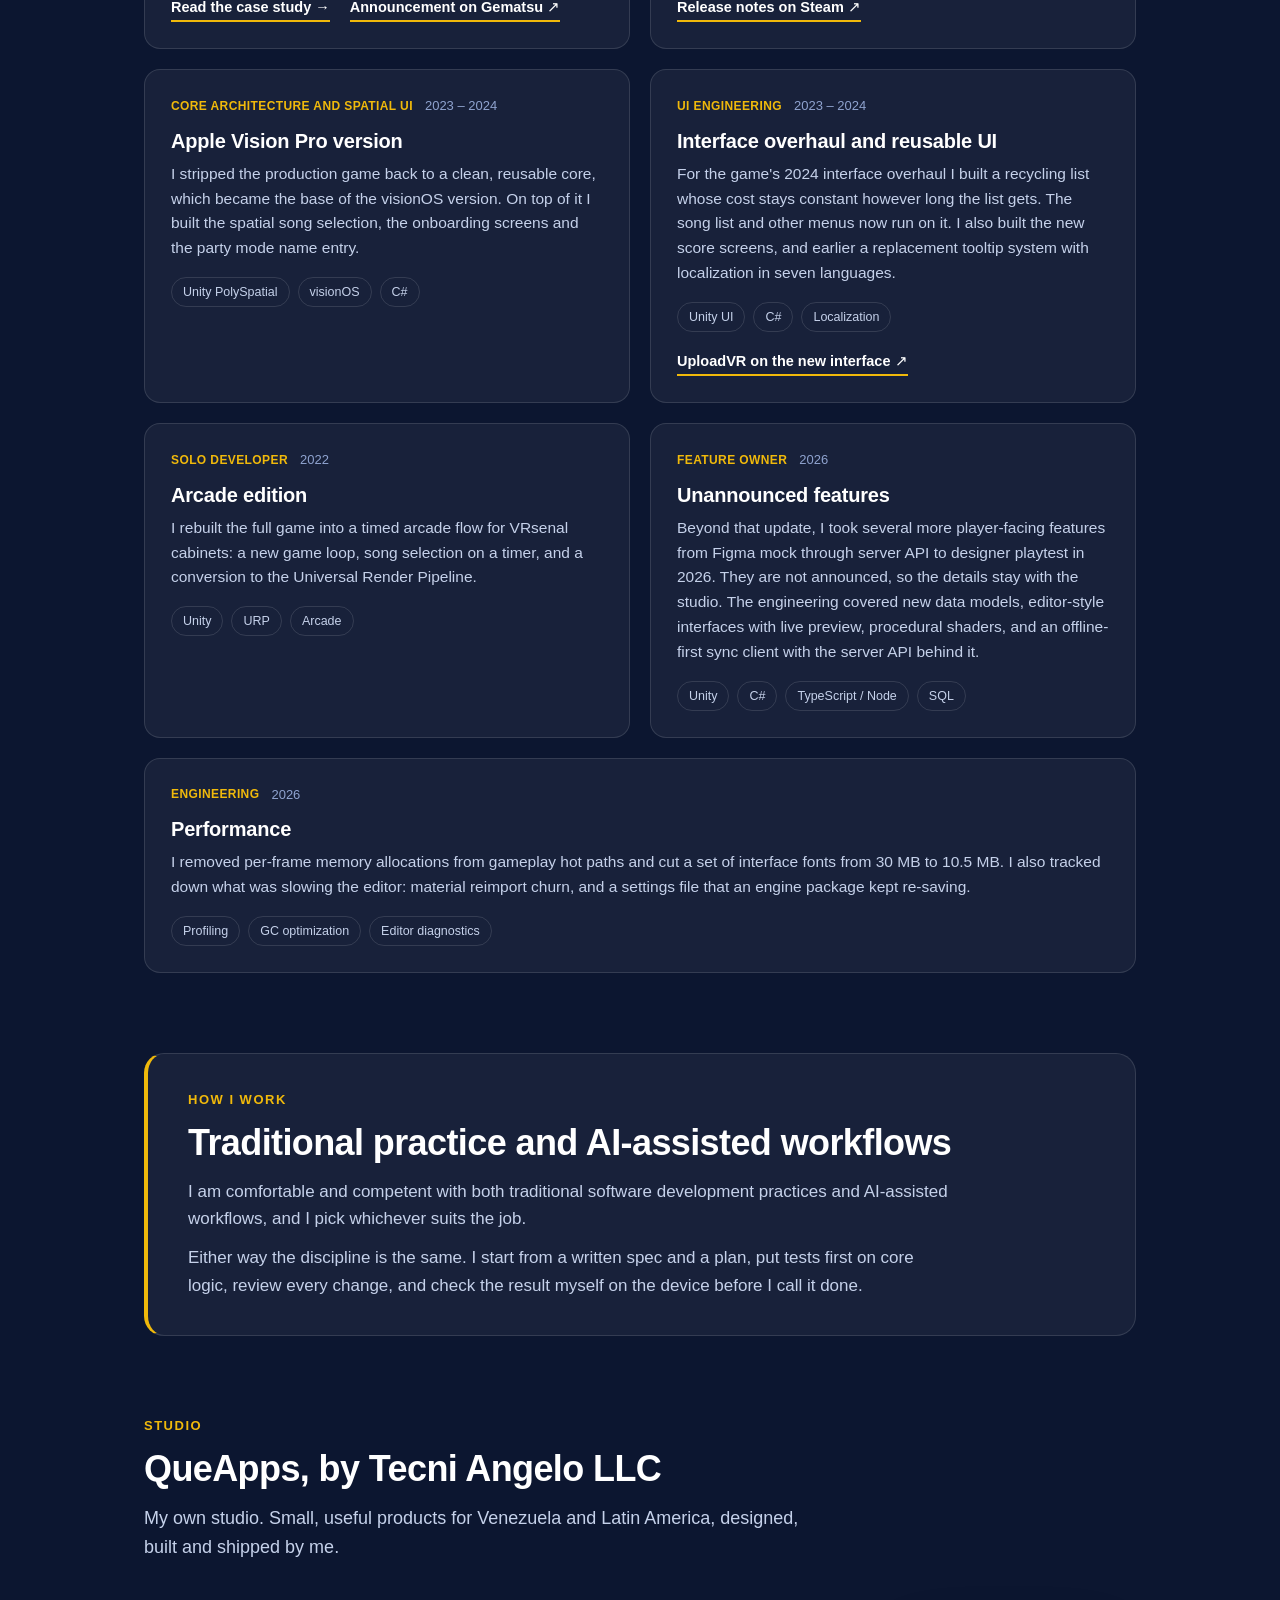
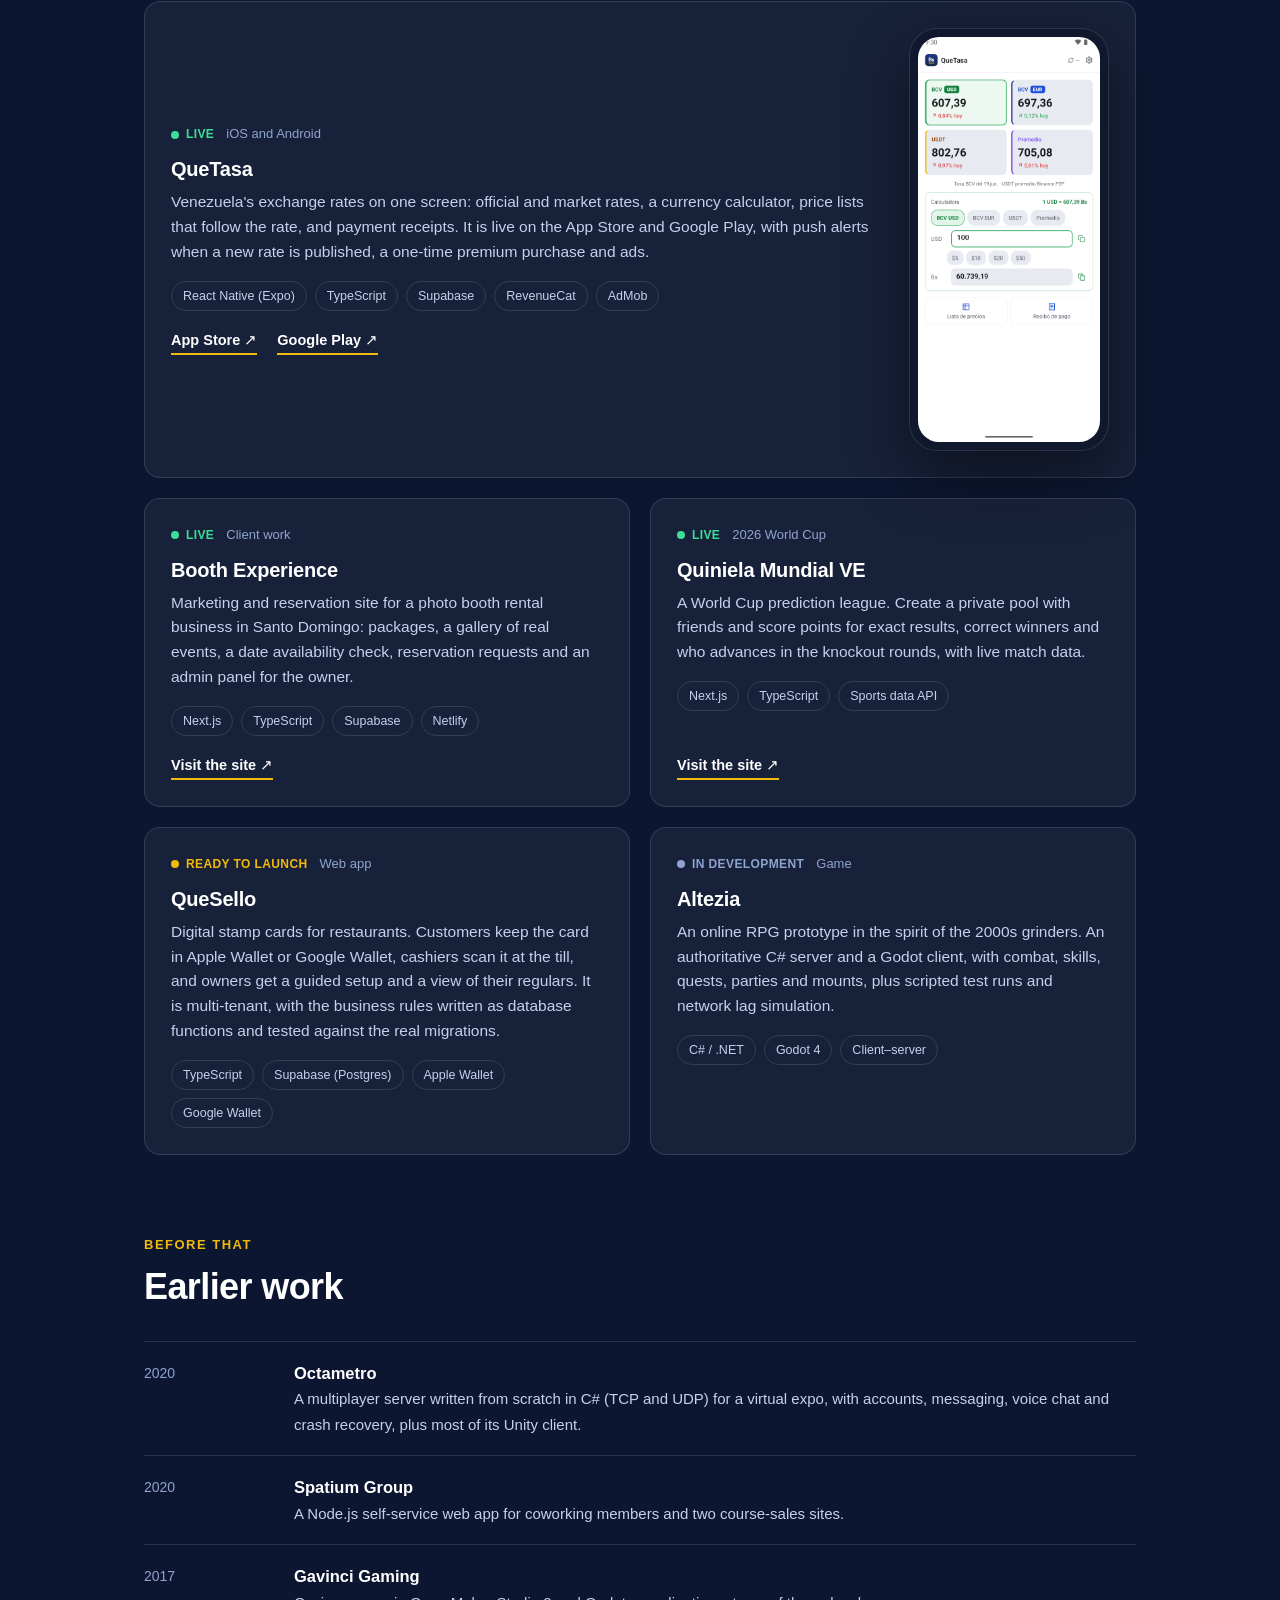
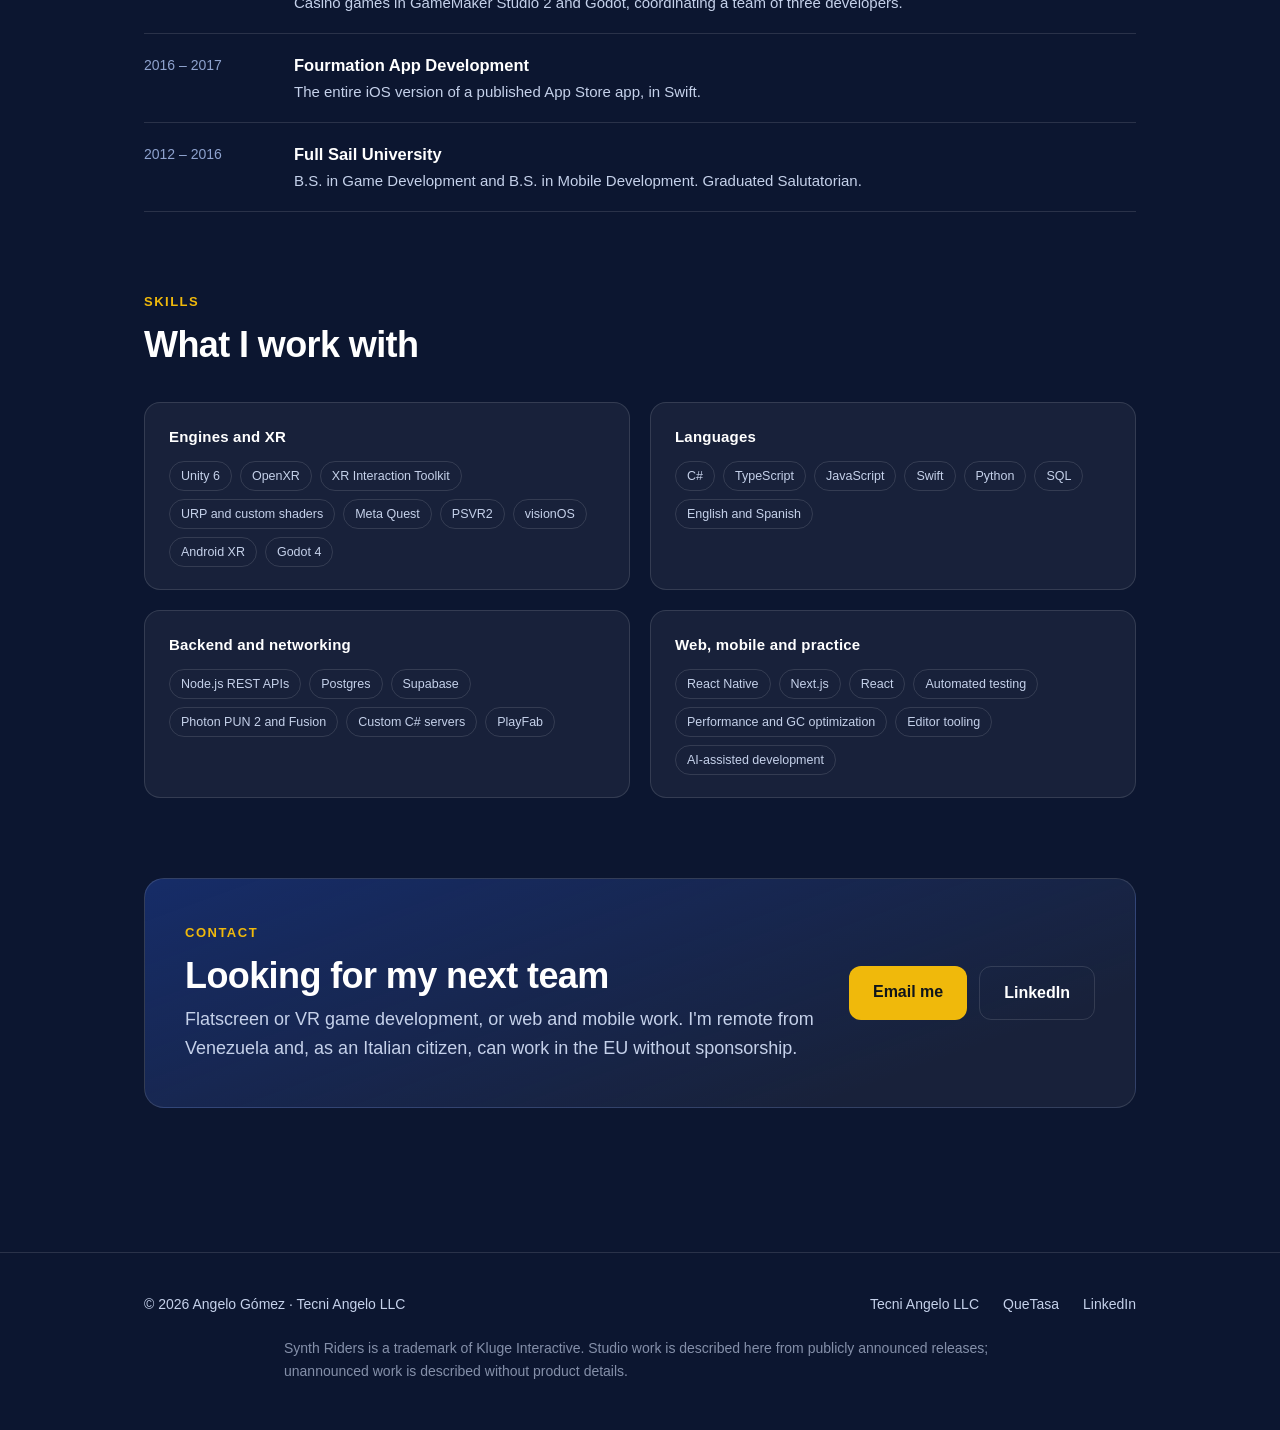
<file: portfolio/index.html>
<!DOCTYPE html>
<html lang="en">
<head>
  <meta charset="utf-8" />
  <meta name="viewport" content="width=device-width, initial-scale=1" />
  <meta name="theme-color" content="#0c1630" />
  <title>Angelo Gómez — Game and software developer</title>
  <meta name="description" content="Portfolio of Angelo Gómez: senior game and software developer. Unity and C# for VR and console, TypeScript for web and mobile. Five years on Synth Riders; founder of QueApps." />
  <link rel="canonical" href="https://tecniangelo.com/portfolio/" />
  <link rel="icon" href="../favicon.png" />
  <meta property="og:title" content="Angelo Gómez — Game and software developer" />
  <meta property="og:description" content="Game systems and apps, built end to end. Unity and C# for VR and console, TypeScript for web and mobile." />
  <meta property="og:type" content="website" />
  <meta property="og:url" content="https://tecniangelo.com/portfolio/" />
  <style>
    :root {
      --navy-top: #1f3f96;
      --navy-bot: #0c1630;
      --gold: #f0b90b;
      --white: #ffffff;
      --sub: #c5d1ea;
      --dim: #8fa3cf;
      --card: rgba(255, 255, 255, 0.05);
      --card-strong: rgba(255, 255, 255, 0.08);
      --border: rgba(255, 255, 255, 0.12);
      --live: #3ddc97;
    }
    * { box-sizing: border-box; margin: 0; padding: 0; }
    html { scroll-behavior: smooth; scroll-padding-top: 84px; }
    @media (prefers-reduced-motion: reduce) { html { scroll-behavior: auto; } }
    body {
      font-family: -apple-system, BlinkMacSystemFont, "Segoe UI", Roboto, Helvetica, Arial, sans-serif;
      background: var(--navy-bot);
      color: var(--white);
      line-height: 1.6;
      -webkit-font-smoothing: antialiased;
    }
    a { color: inherit; text-decoration: none; }
    a:focus-visible, .btn:focus-visible { outline: 2px solid var(--gold); outline-offset: 3px; border-radius: 6px; }
    .wrap { max-width: 1040px; margin: 0 auto; padding: 0 24px; }
    h1, h2, h3 { text-wrap: balance; }

    /* Header */
    header {
      position: sticky; top: 0; z-index: 10;
      background: rgba(12, 22, 48, 0.85);
      backdrop-filter: saturate(180%) blur(12px);
      -webkit-backdrop-filter: saturate(180%) blur(12px);
      border-bottom: 1px solid var(--border);
    }
    .nav { display: flex; align-items: center; justify-content: space-between; gap: 16px; height: 68px; }
    .brand { display: flex; align-items: center; gap: 12px; font-weight: 700; font-size: 18px; letter-spacing: -0.2px; white-space: nowrap; }
    .brand .mono {
      width: 34px; height: 34px; border-radius: 9px; flex: 0 0 auto;
      display: grid; place-items: center;
      background: var(--gold); color: #10151b;
      font-size: 14px; font-weight: 800; letter-spacing: -0.3px;
    }
    .nav-links { display: flex; align-items: center; gap: 26px; font-size: 15px; color: var(--sub); }
    .nav-links a:hover { color: var(--white); }
    .nav-links .nav-cta { color: var(--gold); font-weight: 700; }
    @media (max-width: 700px) { .nav-links a:not(.nav-cta) { display: none; } }

    /* Hero */
    .hero {
      background: linear-gradient(160deg, var(--navy-top) 0%, var(--navy-bot) 70%);
      padding: 80px 0 68px;
    }
    .hero-grid { display: grid; grid-template-columns: 1.15fr 0.85fr; gap: 48px; align-items: center; }
    @media (max-width: 860px) { .hero-grid { grid-template-columns: 1fr; gap: 36px; } }
    .eyebrow { color: var(--gold); font-weight: 700; font-size: 14px; letter-spacing: 1.5px; text-transform: uppercase; }
    .hero h1 { font-size: clamp(34px, 5vw, 52px); line-height: 1.1; letter-spacing: -1px; margin: 16px 0 0; }
    .divider { width: 88px; height: 5px; background: var(--gold); border-radius: 3px; margin: 24px 0; }
    .hero p { font-size: 18px; color: var(--sub); max-width: 560px; }
    .actions { display: flex; flex-wrap: wrap; gap: 12px; margin-top: 28px; }
    .btn {
      display: inline-block; background: var(--gold); color: #10151b;
      font-weight: 700; padding: 13px 24px; border-radius: 12px; white-space: nowrap;
    }
    .btn:hover { filter: brightness(1.06); }
    .btn.secondary { background: transparent; color: var(--white); border: 1px solid var(--border); }
    .btn.secondary:hover { border-color: var(--gold); filter: none; }
    .avail { display: flex; align-items: center; gap: 10px; margin-top: 22px; font-size: 14.5px; color: var(--sub); }
    .dot { width: 9px; height: 9px; border-radius: 50%; background: var(--live); flex: 0 0 auto; box-shadow: 0 0 0 4px rgba(61, 220, 151, 0.18); }

    .stats { display: grid; grid-template-columns: 1fr 1fr; gap: 14px; }
    .stat { background: var(--card); border: 1px solid var(--border); border-radius: 16px; padding: 20px; }
    .stat b { display: block; font-size: clamp(22px, 2.5vw, 28px); line-height: 1.1; letter-spacing: -0.6px; font-variant-numeric: tabular-nums; white-space: nowrap; }
    .stat span { display: block; margin-top: 8px; color: var(--sub); font-size: 14px; line-height: 1.45; }
    @media (max-width: 420px) { .stats { grid-template-columns: 1fr; } }

    /* Sections */
    section { padding: 72px 0; }
    section + section { padding-top: 8px; }
    .section-title { font-size: 13px; letter-spacing: 1.5px; text-transform: uppercase; color: var(--gold); font-weight: 700; margin-bottom: 10px; }
    h2 { font-size: clamp(26px, 3.5vw, 36px); line-height: 1.2; letter-spacing: -0.6px; margin-bottom: 14px; }
    .lead { color: var(--sub); font-size: 18px; max-width: 680px; }

    /* Work cards */
    .cards { display: grid; grid-template-columns: repeat(2, 1fr); gap: 20px; margin-top: 40px; }
    @media (max-width: 800px) { .cards { grid-template-columns: 1fr; } }
    .card {
      background: var(--card); border: 1px solid var(--border);
      border-radius: 16px; padding: 26px;
      display: flex; flex-direction: column;
    }
    .card.wide { grid-column: 1 / -1; }
    .meta { display: flex; flex-wrap: wrap; align-items: center; gap: 8px 12px; font-size: 13px; color: var(--dim); margin-bottom: 12px; }
    .role { color: var(--gold); font-weight: 700; letter-spacing: 0.4px; text-transform: uppercase; font-size: 12px; }
    .card h3 { font-size: 20px; line-height: 1.25; letter-spacing: -0.2px; margin-bottom: 8px; }
    .card p { color: var(--sub); font-size: 15.5px; }
    .card p + p { margin-top: 10px; }
    .chips { display: flex; flex-wrap: wrap; gap: 8px; margin-top: 16px; }
    .chip { font-size: 12.5px; color: var(--sub); border: 1px solid var(--border); border-radius: 999px; padding: 4px 11px; white-space: nowrap; }
    .links { display: flex; flex-wrap: wrap; gap: 8px 20px; margin-top: auto; padding-top: 18px; font-size: 14.5px; font-weight: 700; }
    .links a { color: var(--white); border-bottom: 2px solid var(--gold); padding-bottom: 1px; }
    .links a:hover { color: var(--gold); }
    .links a::after { content: " \2197"; font-weight: 400; }
    .links a.internal::after { content: " \2192"; }

    .status { display: inline-flex; align-items: center; gap: 7px; font-size: 12px; font-weight: 700; letter-spacing: 0.4px; text-transform: uppercase; }
    .status::before { content: ""; width: 8px; height: 8px; border-radius: 50%; background: currentColor; }
    .status.live { color: var(--live); }
    .status.soon { color: var(--gold); }
    .status.dev { color: var(--dim); }

    /* Featured app */
    .feature-app { display: grid; grid-template-columns: 1fr auto; gap: 36px; align-items: center; }
    .feature-app .body { display: flex; flex-direction: column; }
    .phone {
      width: 200px; border-radius: 28px; padding: 8px;
      background: rgba(8, 16, 34, 0.5); border: 1px solid var(--border);
      box-shadow: 0 24px 60px rgba(0, 0, 0, 0.45);
    }
    .phone img { width: 100%; border-radius: 21px; display: block; }
    @media (max-width: 700px) {
      .feature-app { grid-template-columns: 1fr; }
      .phone { margin: 0 auto; }
    }

    /* How I work */
    .callout {
      background: var(--card); border: 1px solid var(--border);
      border-left: 4px solid var(--gold);
      border-radius: 20px; padding: 36px 40px;
    }
    .callout p { color: var(--sub); font-size: 17px; max-width: 760px; }
    .callout p + p { margin-top: 12px; }
    @media (max-width: 620px) { .callout { padding: 28px 24px; } }

    /* Earlier */
    .timeline { margin-top: 32px; border-top: 1px solid var(--border); }
    .row { display: grid; grid-template-columns: 130px 1fr; gap: 20px; padding: 18px 0; border-bottom: 1px solid var(--border); }
    .row .when { color: var(--dim); font-size: 14px; font-variant-numeric: tabular-nums; padding-top: 2px; }
    .row b { display: block; font-size: 16.5px; }
    .row span { color: var(--sub); font-size: 15px; }
    @media (max-width: 560px) { .row { grid-template-columns: 1fr; gap: 4px; } }

    /* Skills */
    .skills { display: grid; grid-template-columns: repeat(2, 1fr); gap: 20px; margin-top: 36px; }
    @media (max-width: 760px) { .skills { grid-template-columns: 1fr; } }
    .skill-group { background: var(--card); border: 1px solid var(--border); border-radius: 16px; padding: 22px 24px; }
    .skill-group h3 { font-size: 15px; letter-spacing: 0.2px; margin-bottom: 2px; }
    .skill-group .chips { margin-top: 12px; }

    /* Contact */
    .contact {
      background: linear-gradient(160deg, rgba(31, 63, 150, 0.55) 0%, var(--card) 80%);
      border: 1px solid var(--border); border-radius: 20px; padding: 44px 40px;
      display: grid; grid-template-columns: 1fr auto; gap: 28px; align-items: center;
    }
    .contact .actions { margin-top: 0; }
    @media (max-width: 760px) { .contact { grid-template-columns: 1fr; padding: 32px 24px; } }

    /* Footer */
    footer { border-top: 1px solid var(--border); padding: 40px 0 48px; color: var(--sub); font-size: 14px; margin-top: 72px; }
    .foot-grid { display: flex; justify-content: space-between; gap: 20px 32px; flex-wrap: wrap; }
    .foot-links { display: flex; gap: 24px; flex-wrap: wrap; }
    .foot-links a:hover { color: var(--white); }
    .fine { margin-top: 22px; opacity: 0.65; max-width: 760px; }
  </style>
</head>
<body>
  <header>
    <div class="wrap nav">
      <a href="#top" class="brand"><span class="mono" aria-hidden="true">AG</span>Angelo Gómez</a>
      <nav class="nav-links" aria-label="Sections">
        <a href="#games">Games</a>
        <a href="#how">How I work</a>
        <a href="#studio">Studio</a>
        <a href="#skills">Skills</a>
        <a href="#contact" class="nav-cta">Contact</a>
      </nav>
    </div>
  </header>

  <main id="top">
    <div class="hero">
      <div class="wrap hero-grid">
        <div>
          <div class="eyebrow">Portfolio</div>
          <h1>Game systems and apps, built end to end.</h1>
          <div class="divider"></div>
          <p>I'm a senior game and software developer. I work in Unity and C# for VR and console games, and in TypeScript for web and mobile. I spent the last five years on Synth Riders at Kluge Interactive, and I run a small app studio, QueApps.</p>
          <div class="actions">
            <a class="btn" href="#games">See the work</a>
            <a class="btn secondary" href="https://www.linkedin.com/in/angelogomez/" target="_blank" rel="noopener noreferrer">LinkedIn</a>
          </div>
          <div class="avail"><span class="dot" aria-hidden="true"></span>Available from December 2026 · Remote · Eligible to work in the EU</div>
        </div>
        <div class="stats">
          <div class="stat"><b>10 years</b><span>shipping games, apps and web software</span></div>
          <div class="stat"><b>5 platforms</b><span>Meta Quest, PC VR, PlayStation VR2, Nintendo Switch, Apple Vision Pro</span></div>
          <div class="stat"><b>93</b><span>achievements in Level UP, the progression system I designed and built</span></div>
          <div class="stat"><b>2 stores</b><span>my own app, QueTasa, is live on the App Store and Google Play</span></div>
        </div>
      </div>
    </div>

    <!-- Games -->
    <section id="games">
      <div class="wrap">
        <div class="section-title">Games</div>
        <h2>Synth Riders at Kluge Interactive</h2>
        <p class="lead">VR Unity Developer, January 2022 to November 2026. I built flagship systems from scratch, took the game to new platforms, and owned features from the design mock to the playtest.</p>

        <div class="cards">
          <article class="card wide">
            <div class="meta"><span class="role">Primary developer</span><span>2025 – 2026</span></div>
            <h3>Level UP</h3>
            <p>Synth Riders' player experience and progression system: levels and XP, 93 achievements, daily and weekly missions with a claim flow, and the full in-game interface. The server is authoritative: I defined the contract between client and server and built the entire client, including an encrypted local cache and sign-in through Steam and Meta.</p>
            <p>It shipped in March 2026, and the studio called it its largest feature update to date.</p>
            <div class="chips"><span class="chip">Unity</span><span class="chip">C#</span><span class="chip">REST API</span><span class="chip">Steam and Meta sign-in</span><span class="chip">Quest · PC VR · PSVR2</span></div>
            <div class="links">
              <a class="internal" href="level-up/">Read the case study</a>
              <a href="https://www.uploadvr.com/synth-riders-levels-up-with-new-progression-system/" target="_blank" rel="noopener noreferrer">UploadVR coverage</a>
              <a href="https://synthridersvr.com/2026/03/" target="_blank" rel="noopener noreferrer">Studio announcement</a>
            </div>
          </article>

          <article class="card">
            <div class="meta"><span class="role">Owner of three systems</span><span>2025</span></div>
            <h3>Synth Riders for Nintendo Switch</h3>
            <p>A standalone flatscreen game, released in December 2025. On a team of more than fifteen I built character customization (three characters, addressable assets, editor tooling, save and load), the cutscene and dialogue engine, and the campaign map.</p>
            <div class="chips"><span class="chip">Unity</span><span class="chip">C#</span><span class="chip">Addressables</span><span class="chip">Nintendo Switch</span></div>
            <div class="links">
              <a class="internal" href="synth-riders-switch/">Read the case study</a>
              <a href="https://www.gematsu.com/2025/10/synth-riders-overdrive-announced-for-switch" target="_blank" rel="noopener noreferrer">Announcement on Gematsu</a>
            </div>
          </article>

          <article class="card">
            <div class="meta"><span class="role">Feature owner</span><span>2026</span></div>
            <h3>First Time Experience Update</h3>
            <p>The new-player path that shipped in September 2026. I built First Ride, a guided two-song campaign with its own celebration and completion screens; the hover hints on the main menu and song selection, which step back as you play more; and the staged tour that introduces the song selection screen on a first visit.</p>
            <div class="chips"><span class="chip">Unity</span><span class="chip">C#</span><span class="chip">DOTween</span><span class="chip">Localization</span></div>
            <div class="links">
              <a href="https://steamcommunity.com/ogg/885000/announcements/detail/694271923972997315" target="_blank" rel="noopener noreferrer">Release notes on Steam</a>
            </div>
          </article>

          <article class="card">
            <div class="meta"><span class="role">Core architecture and spatial UI</span><span>2023 – 2024</span></div>
            <h3>Apple Vision Pro version</h3>
            <p>I stripped the production game back to a clean, reusable core, which became the base of the visionOS version. On top of it I built the spatial song selection, the onboarding screens and the party mode name entry.</p>
            <div class="chips"><span class="chip">Unity PolySpatial</span><span class="chip">visionOS</span><span class="chip">C#</span></div>
          </article>

          <article class="card">
            <div class="meta"><span class="role">UI engineering</span><span>2023 – 2024</span></div>
            <h3>Interface overhaul and reusable UI</h3>
            <p>For the game's 2024 interface overhaul I built a recycling list whose cost stays constant however long the list gets. The song list and other menus now run on it. I also built the new score screens, and earlier a replacement tooltip system with localization in seven languages.</p>
            <div class="chips"><span class="chip">Unity UI</span><span class="chip">C#</span><span class="chip">Localization</span></div>
            <div class="links">
              <a href="https://uploadvr.com/synth-riders-overhauls-user-interface-in-latest-update" target="_blank" rel="noopener noreferrer">UploadVR on the new interface</a>
            </div>
          </article>

          <article class="card">
            <div class="meta"><span class="role">Solo developer</span><span>2022</span></div>
            <h3>Arcade edition</h3>
            <p>I rebuilt the full game into a timed arcade flow for VRsenal cabinets: a new game loop, song selection on a timer, and a conversion to the Universal Render Pipeline.</p>
            <div class="chips"><span class="chip">Unity</span><span class="chip">URP</span><span class="chip">Arcade</span></div>
          </article>

          <article class="card">
            <div class="meta"><span class="role">Feature owner</span><span>2026</span></div>
            <h3>Unannounced features</h3>
            <p>Beyond that update, I took several more player-facing features from Figma mock through server API to designer playtest in 2026. They are not announced, so the details stay with the studio. The engineering covered new data models, editor-style interfaces with live preview, procedural shaders, and an offline-first sync client with the server API behind it.</p>
            <div class="chips"><span class="chip">Unity</span><span class="chip">C#</span><span class="chip">TypeScript / Node</span><span class="chip">SQL</span></div>
          </article>

          <article class="card wide">
            <div class="meta"><span class="role">Engineering</span><span>2026</span></div>
            <h3>Performance</h3>
            <p>I removed per-frame memory allocations from gameplay hot paths and cut a set of interface fonts from 30 MB to 10.5 MB. I also tracked down what was slowing the editor: material reimport churn, and a settings file that an engine package kept re-saving.</p>
            <div class="chips"><span class="chip">Profiling</span><span class="chip">GC optimization</span><span class="chip">Editor diagnostics</span></div>
          </article>
        </div>
      </div>
    </section>

    <!-- How I work -->
    <section id="how">
      <div class="wrap">
        <div class="callout">
          <div class="section-title">How I work</div>
          <h2>Traditional practice and AI-assisted workflows</h2>
          <p>I am comfortable and competent with both traditional software development practices and AI-assisted workflows, and I pick whichever suits the job.</p>
          <p>Either way the discipline is the same. I start from a written spec and a plan, put tests first on core logic, review every change, and check the result myself on the device before I call it done.</p>
        </div>
      </div>
    </section>

    <!-- Studio -->
    <section id="studio">
      <div class="wrap">
        <div class="section-title">Studio</div>
        <h2>QueApps, by Tecni Angelo LLC</h2>
        <p class="lead">My own studio. Small, useful products for Venezuela and Latin America, designed, built and shipped by me.</p>

        <div class="cards">
          <article class="card wide">
            <div class="feature-app">
              <div class="body">
                <div class="meta"><span class="status live">Live</span><span>iOS and Android</span></div>
                <h3>QueTasa</h3>
                <p>Venezuela's exchange rates on one screen: official and market rates, a currency calculator, price lists that follow the rate, and payment receipts. It is live on the App Store and Google Play, with push alerts when a new rate is published, a one-time premium purchase and ads.</p>
                <div class="chips"><span class="chip">React Native (Expo)</span><span class="chip">TypeScript</span><span class="chip">Supabase</span><span class="chip">RevenueCat</span><span class="chip">AdMob</span></div>
                <div class="links">
                  <a href="https://apps.apple.com/us/app/quetasa/id6781491111" target="_blank" rel="noopener noreferrer">App Store</a>
                  <a href="https://play.google.com/store/apps/details?id=com.tecniangelo.quetasa" target="_blank" rel="noopener noreferrer">Google Play</a>
                </div>
              </div>
              <div class="phone"><img src="../quetasa-home.png" alt="QueTasa home screen showing today's exchange rates" loading="lazy" /></div>
            </div>
          </article>

          <article class="card">
            <div class="meta"><span class="status live">Live</span><span>Client work</span></div>
            <h3>Booth Experience</h3>
            <p>Marketing and reservation site for a photo booth rental business in Santo Domingo: packages, a gallery of real events, a date availability check, reservation requests and an admin panel for the owner.</p>
            <div class="chips"><span class="chip">Next.js</span><span class="chip">TypeScript</span><span class="chip">Supabase</span><span class="chip">Netlify</span></div>
            <div class="links">
              <a href="https://boothexperience.netlify.app" target="_blank" rel="noopener noreferrer">Visit the site</a>
            </div>
          </article>

          <article class="card">
            <div class="meta"><span class="status live">Live</span><span>2026 World Cup</span></div>
            <h3>Quiniela Mundial VE</h3>
            <p>A World Cup prediction league. Create a private pool with friends and score points for exact results, correct winners and who advances in the knockout rounds, with live match data.</p>
            <div class="chips"><span class="chip">Next.js</span><span class="chip">TypeScript</span><span class="chip">Sports data API</span></div>
            <div class="links">
              <a href="https://quinielamundialve.xyz" target="_blank" rel="noopener noreferrer">Visit the site</a>
            </div>
          </article>

          <article class="card">
            <div class="meta"><span class="status soon">Ready to launch</span><span>Web app</span></div>
            <h3>QueSello</h3>
            <p>Digital stamp cards for restaurants. Customers keep the card in Apple Wallet or Google Wallet, cashiers scan it at the till, and owners get a guided setup and a view of their regulars. It is multi-tenant, with the business rules written as database functions and tested against the real migrations.</p>
            <div class="chips"><span class="chip">TypeScript</span><span class="chip">Supabase (Postgres)</span><span class="chip">Apple Wallet</span><span class="chip">Google Wallet</span></div>
          </article>

          <article class="card">
            <div class="meta"><span class="status dev">In development</span><span>Game</span></div>
            <h3>Altezia</h3>
            <p>An online RPG prototype in the spirit of the 2000s grinders. An authoritative C# server and a Godot client, with combat, skills, quests, parties and mounts, plus scripted test runs and network lag simulation.</p>
            <div class="chips"><span class="chip">C# / .NET</span><span class="chip">Godot 4</span><span class="chip">Client–server</span></div>
          </article>
        </div>
      </div>
    </section>

    <!-- Earlier -->
    <section id="earlier">
      <div class="wrap">
        <div class="section-title">Before that</div>
        <h2>Earlier work</h2>
        <div class="timeline">
          <div class="row"><div class="when">2020</div><div><b>Octametro</b><span>A multiplayer server written from scratch in C# (TCP and UDP) for a virtual expo, with accounts, messaging, voice chat and crash recovery, plus most of its Unity client.</span></div></div>
          <div class="row"><div class="when">2020</div><div><b>Spatium Group</b><span>A Node.js self-service web app for coworking members and two course-sales sites.</span></div></div>
          <div class="row"><div class="when">2017</div><div><b>Gavinci Gaming</b><span>Casino games in GameMaker Studio 2 and Godot, coordinating a team of three developers.</span></div></div>
          <div class="row"><div class="when">2016 – 2017</div><div><b>Fourmation App Development</b><span>The entire iOS version of a published App Store app, in Swift.</span></div></div>
          <div class="row"><div class="when">2012 – 2016</div><div><b>Full Sail University</b><span>B.S. in Game Development and B.S. in Mobile Development. Graduated Salutatorian.</span></div></div>
        </div>
      </div>
    </section>

    <!-- Skills -->
    <section id="skills">
      <div class="wrap">
        <div class="section-title">Skills</div>
        <h2>What I work with</h2>
        <div class="skills">
          <div class="skill-group">
            <h3>Engines and XR</h3>
            <div class="chips"><span class="chip">Unity 6</span><span class="chip">OpenXR</span><span class="chip">XR Interaction Toolkit</span><span class="chip">URP and custom shaders</span><span class="chip">Meta Quest</span><span class="chip">PSVR2</span><span class="chip">visionOS</span><span class="chip">Android XR</span><span class="chip">Godot 4</span></div>
          </div>
          <div class="skill-group">
            <h3>Languages</h3>
            <div class="chips"><span class="chip">C#</span><span class="chip">TypeScript</span><span class="chip">JavaScript</span><span class="chip">Swift</span><span class="chip">Python</span><span class="chip">SQL</span><span class="chip">English and Spanish</span></div>
          </div>
          <div class="skill-group">
            <h3>Backend and networking</h3>
            <div class="chips"><span class="chip">Node.js REST APIs</span><span class="chip">Postgres</span><span class="chip">Supabase</span><span class="chip">Photon PUN 2 and Fusion</span><span class="chip">Custom C# servers</span><span class="chip">PlayFab</span></div>
          </div>
          <div class="skill-group">
            <h3>Web, mobile and practice</h3>
            <div class="chips"><span class="chip">React Native</span><span class="chip">Next.js</span><span class="chip">React</span><span class="chip">Automated testing</span><span class="chip">Performance and GC optimization</span><span class="chip">Editor tooling</span><span class="chip">AI-assisted development</span></div>
          </div>
        </div>
      </div>
    </section>

    <!-- Contact -->
    <section id="contact">
      <div class="wrap">
        <div class="contact">
          <div>
            <div class="section-title">Contact</div>
            <h2 style="margin-bottom:8px;">Looking for my next team</h2>
            <p class="lead">Flatscreen or VR game development, or web and mobile work. I'm remote from Venezuela and, as an Italian citizen, can work in the EU without sponsorship.</p>
          </div>
          <div class="actions">
            <a class="btn" href="mailto:tecniangelollc@gmail.com?subject=Hello%20Angelo">Email me</a>
            <a class="btn secondary" href="https://www.linkedin.com/in/angelogomez/" target="_blank" rel="noopener noreferrer">LinkedIn</a>
          </div>
        </div>
      </div>
    </section>
  </main>

  <footer>
    <div class="wrap foot-grid">
      <div>© 2026 Angelo Gómez · Tecni Angelo LLC</div>
      <div class="foot-links">
        <a href="../">Tecni Angelo LLC</a>
        <a href="../#quetasa">QueTasa</a>
        <a href="https://www.linkedin.com/in/angelogomez/" target="_blank" rel="noopener noreferrer">LinkedIn</a>
      </div>
    </div>
    <div class="wrap fine">Synth Riders is a trademark of Kluge Interactive. Studio work is described here from publicly announced releases; unannounced work is described without product details.</div>
  </footer>
</body>
</html>
</file>
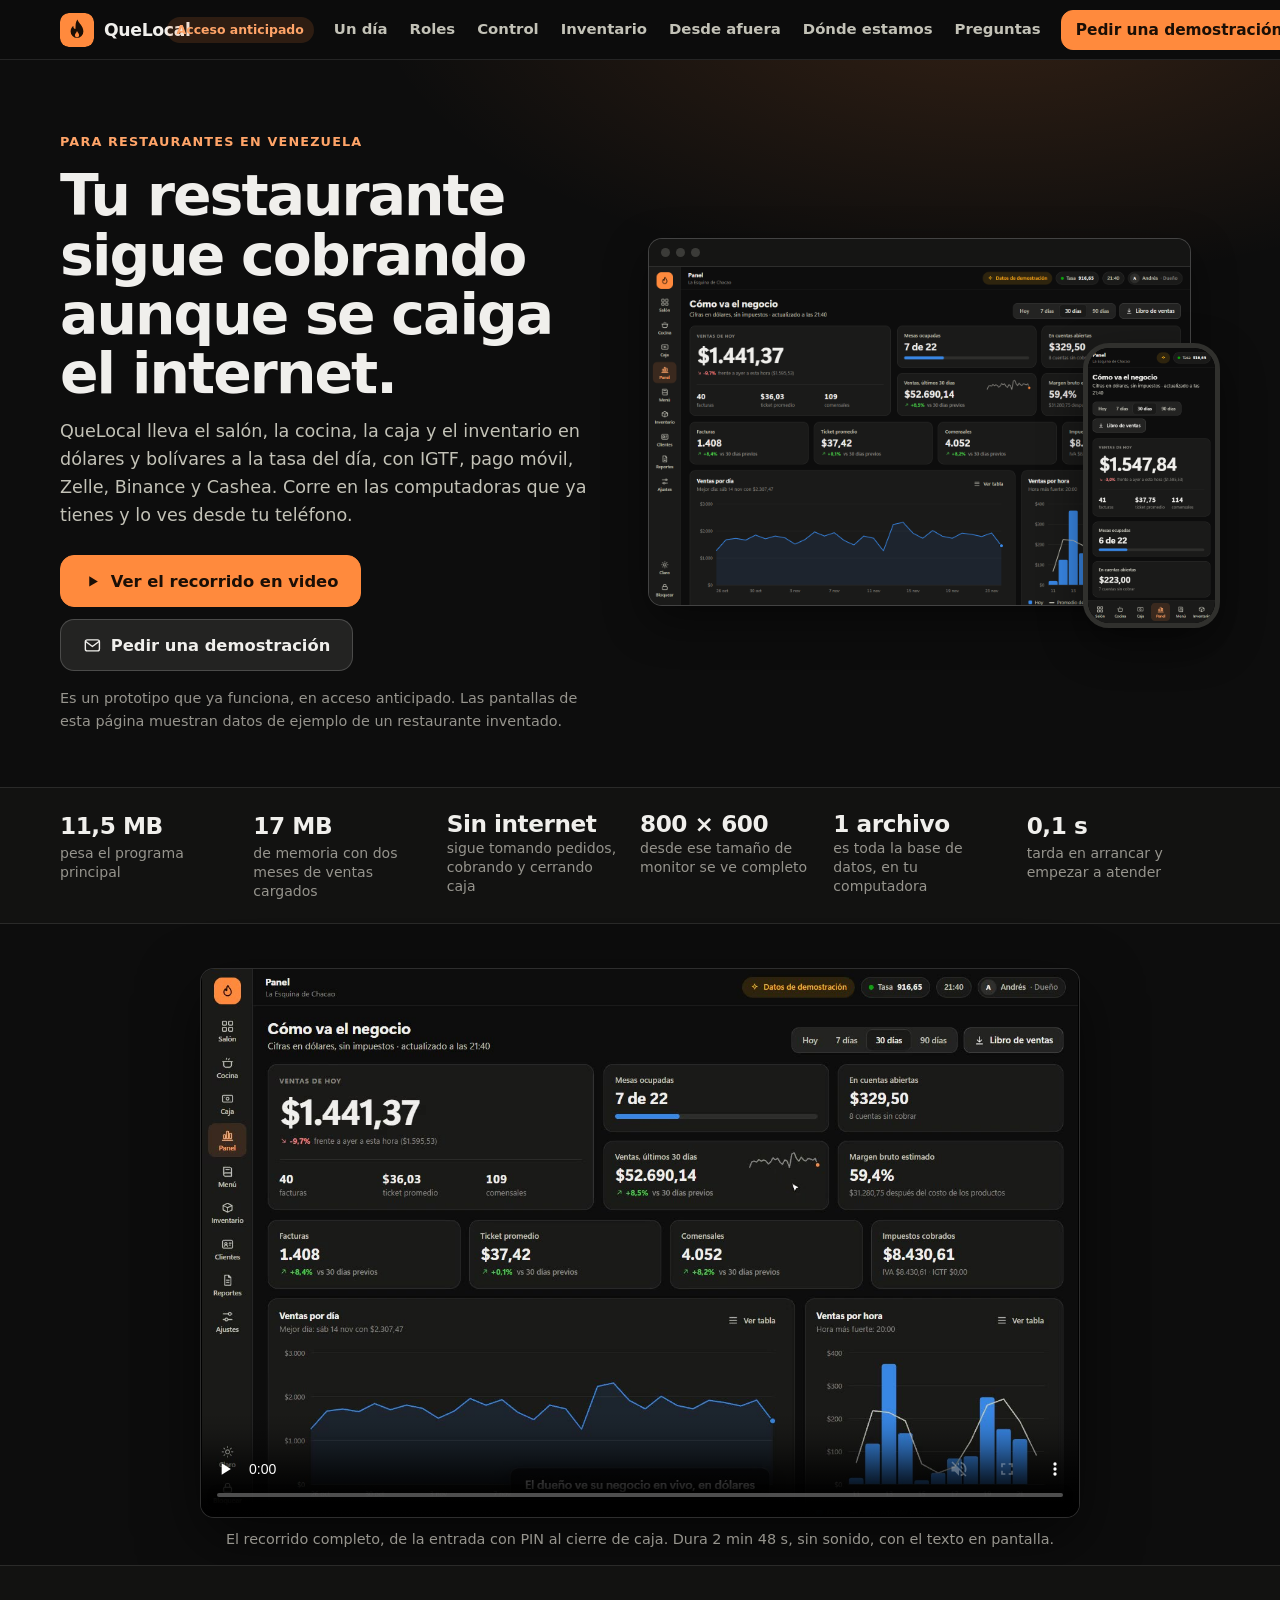
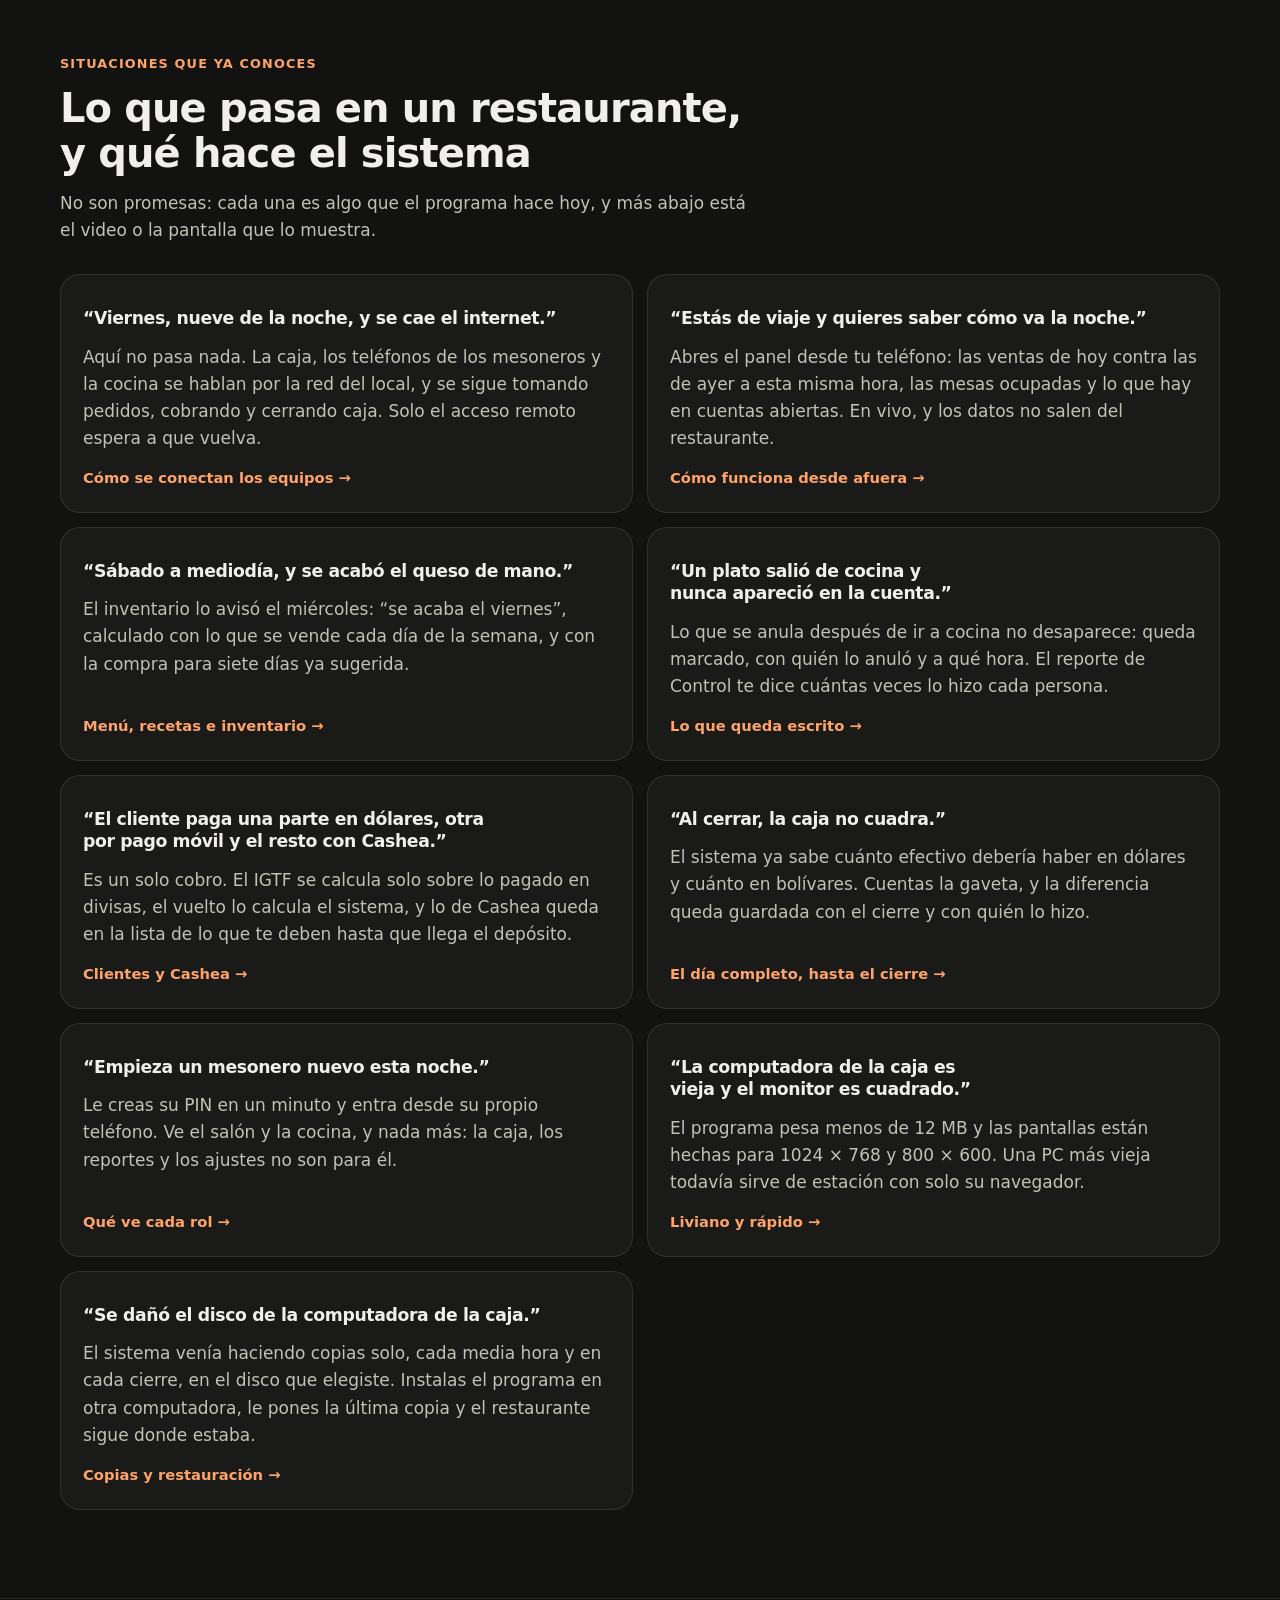
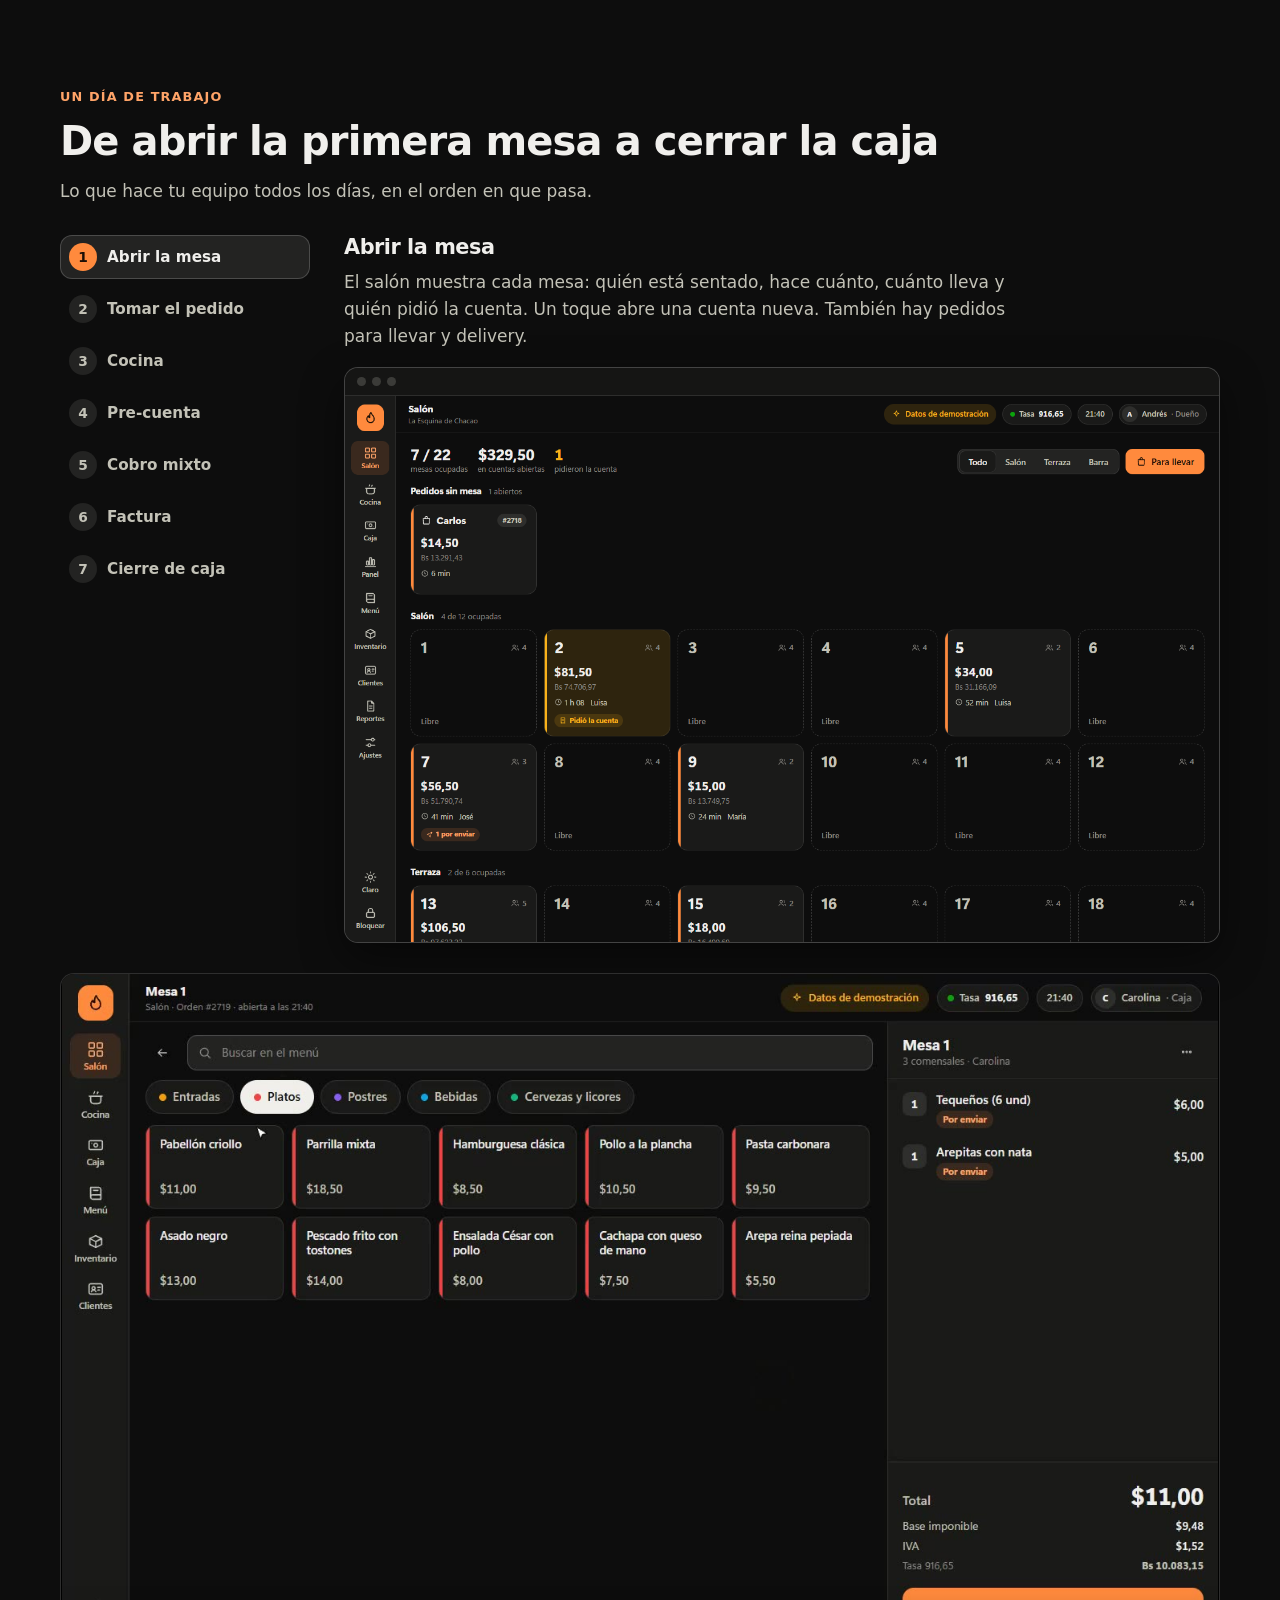
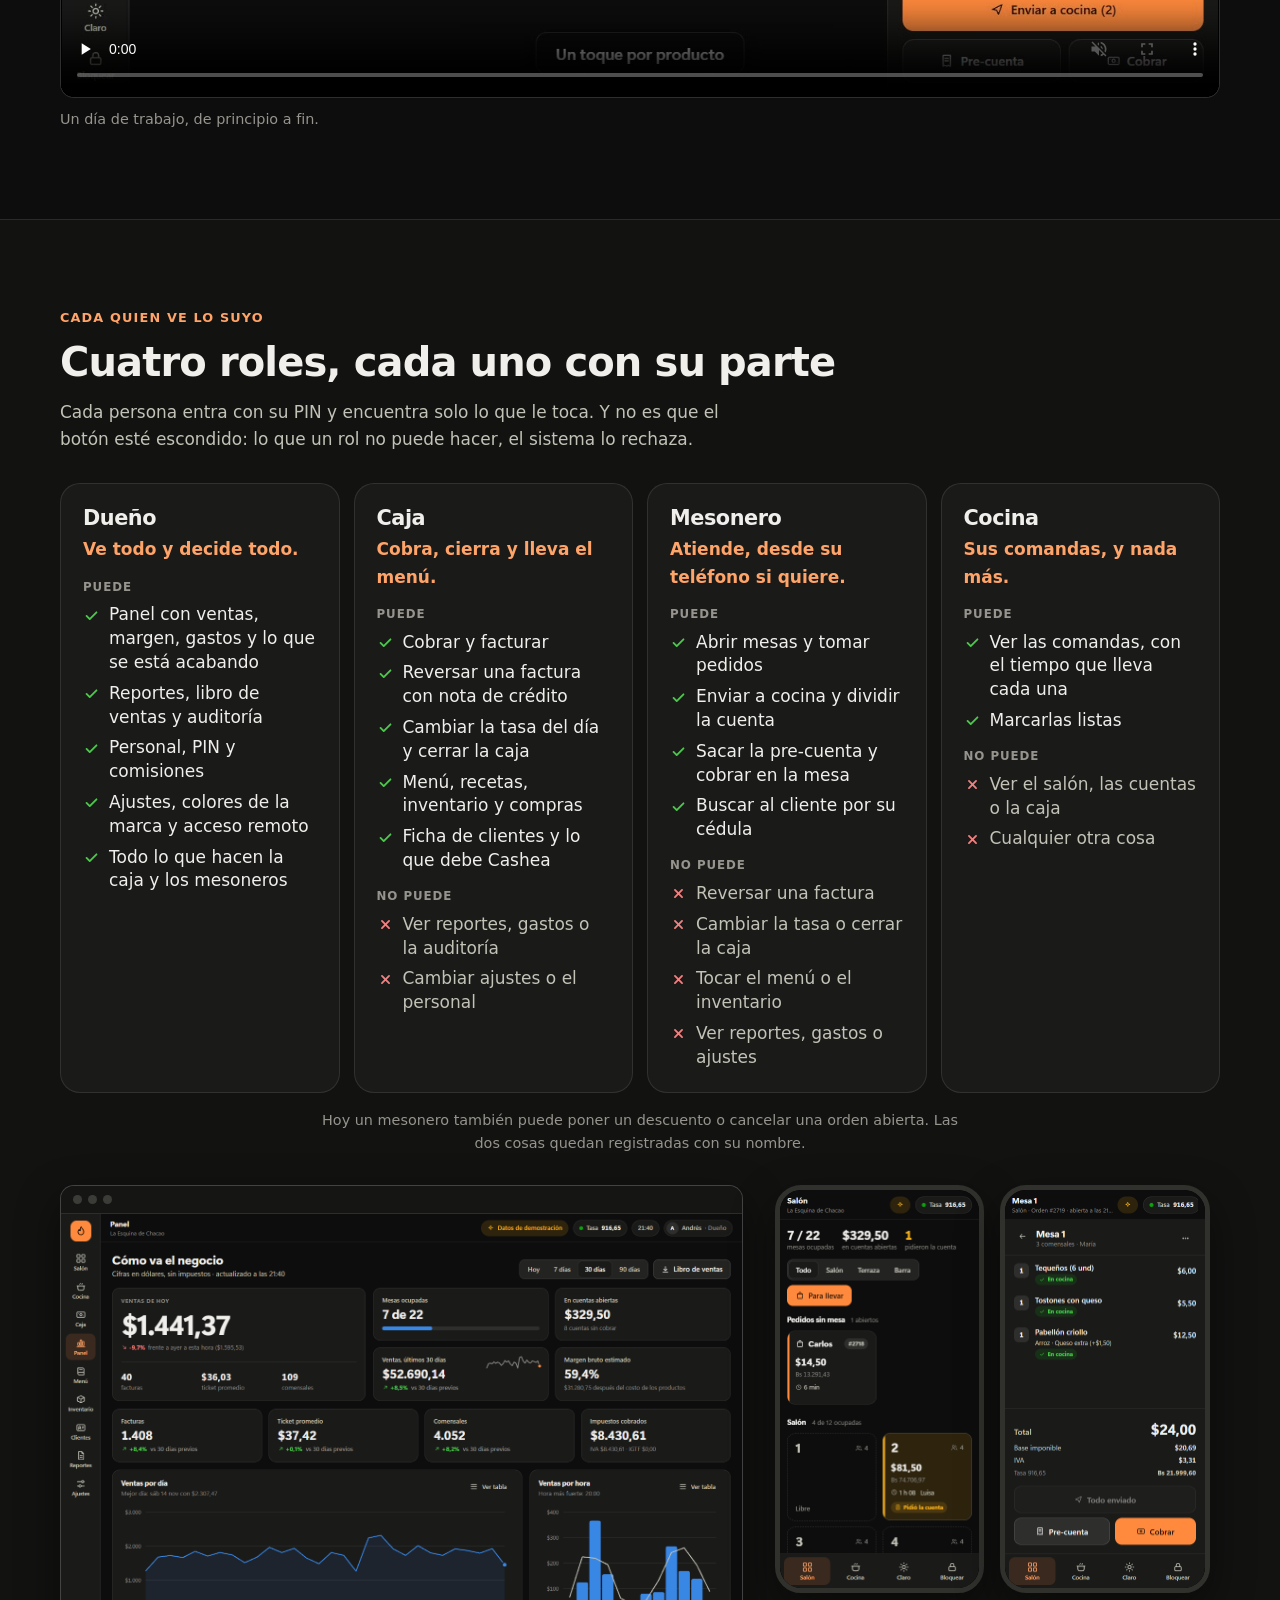
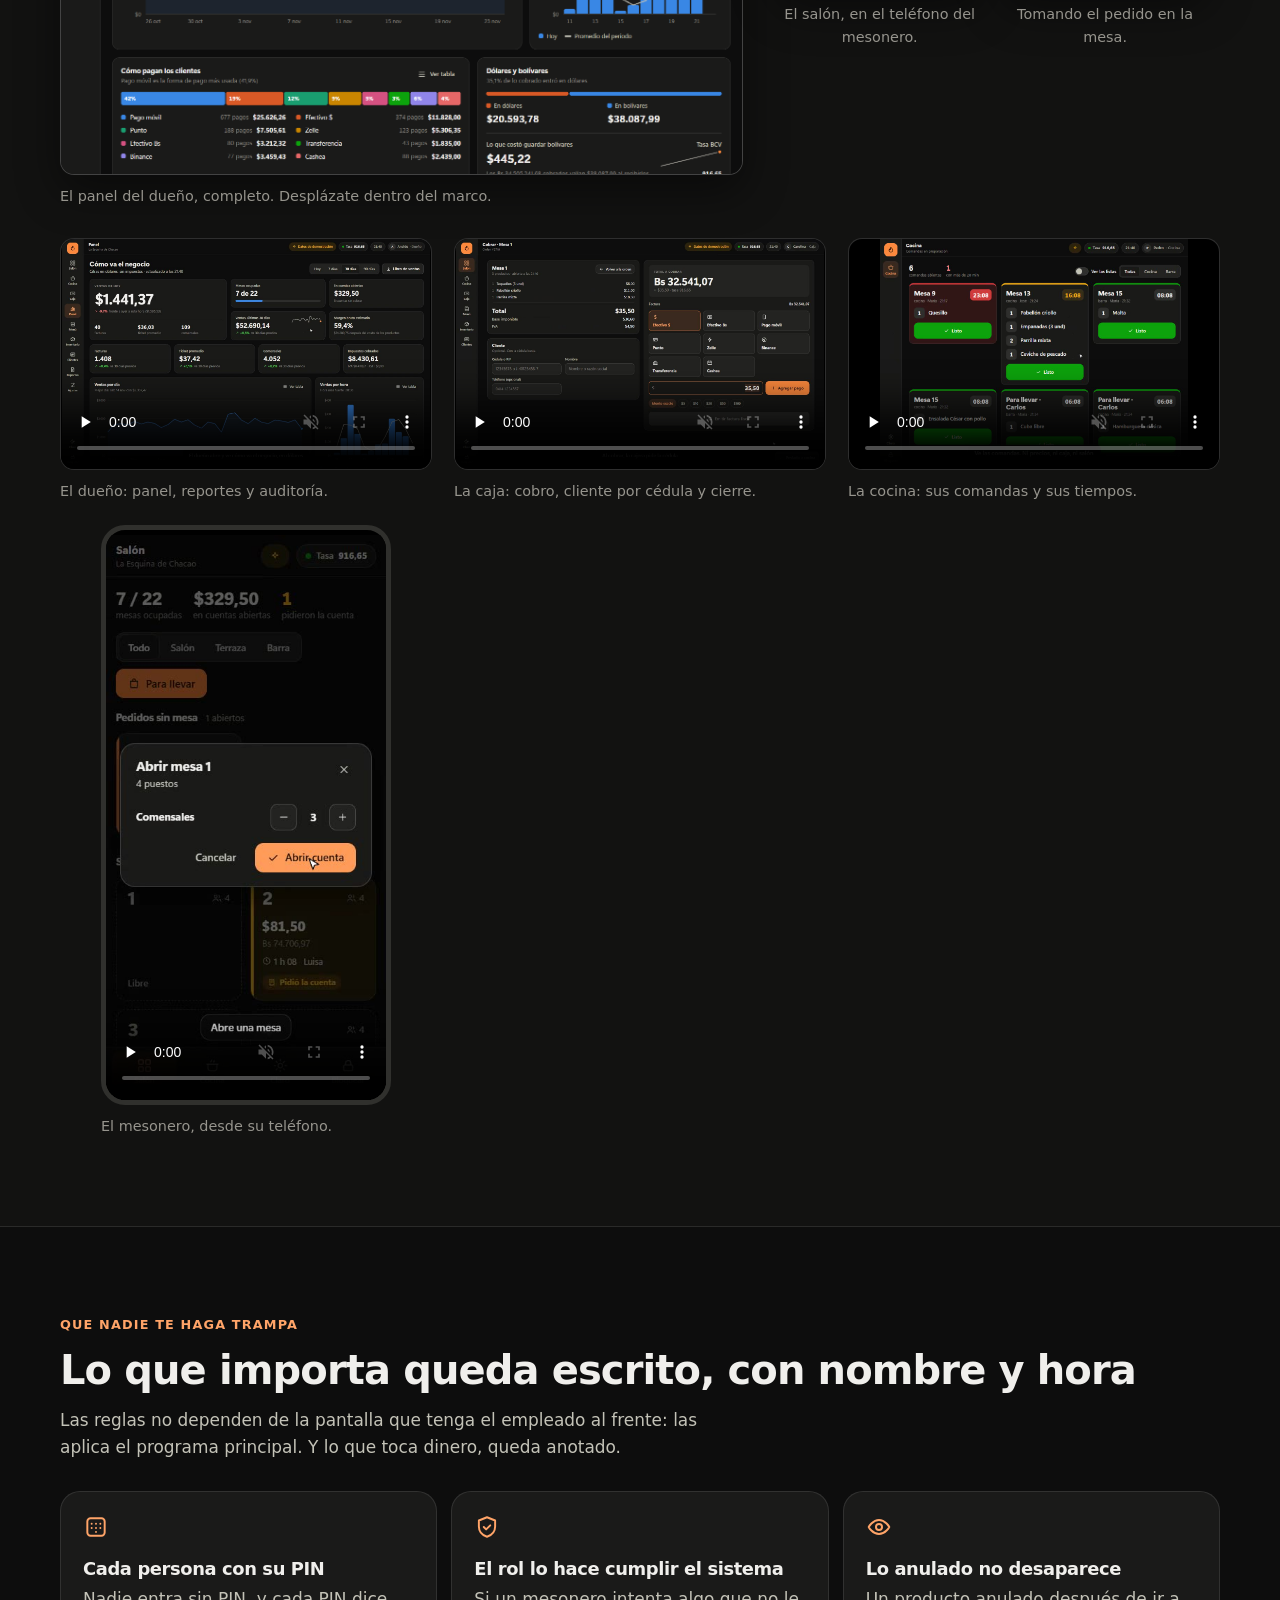
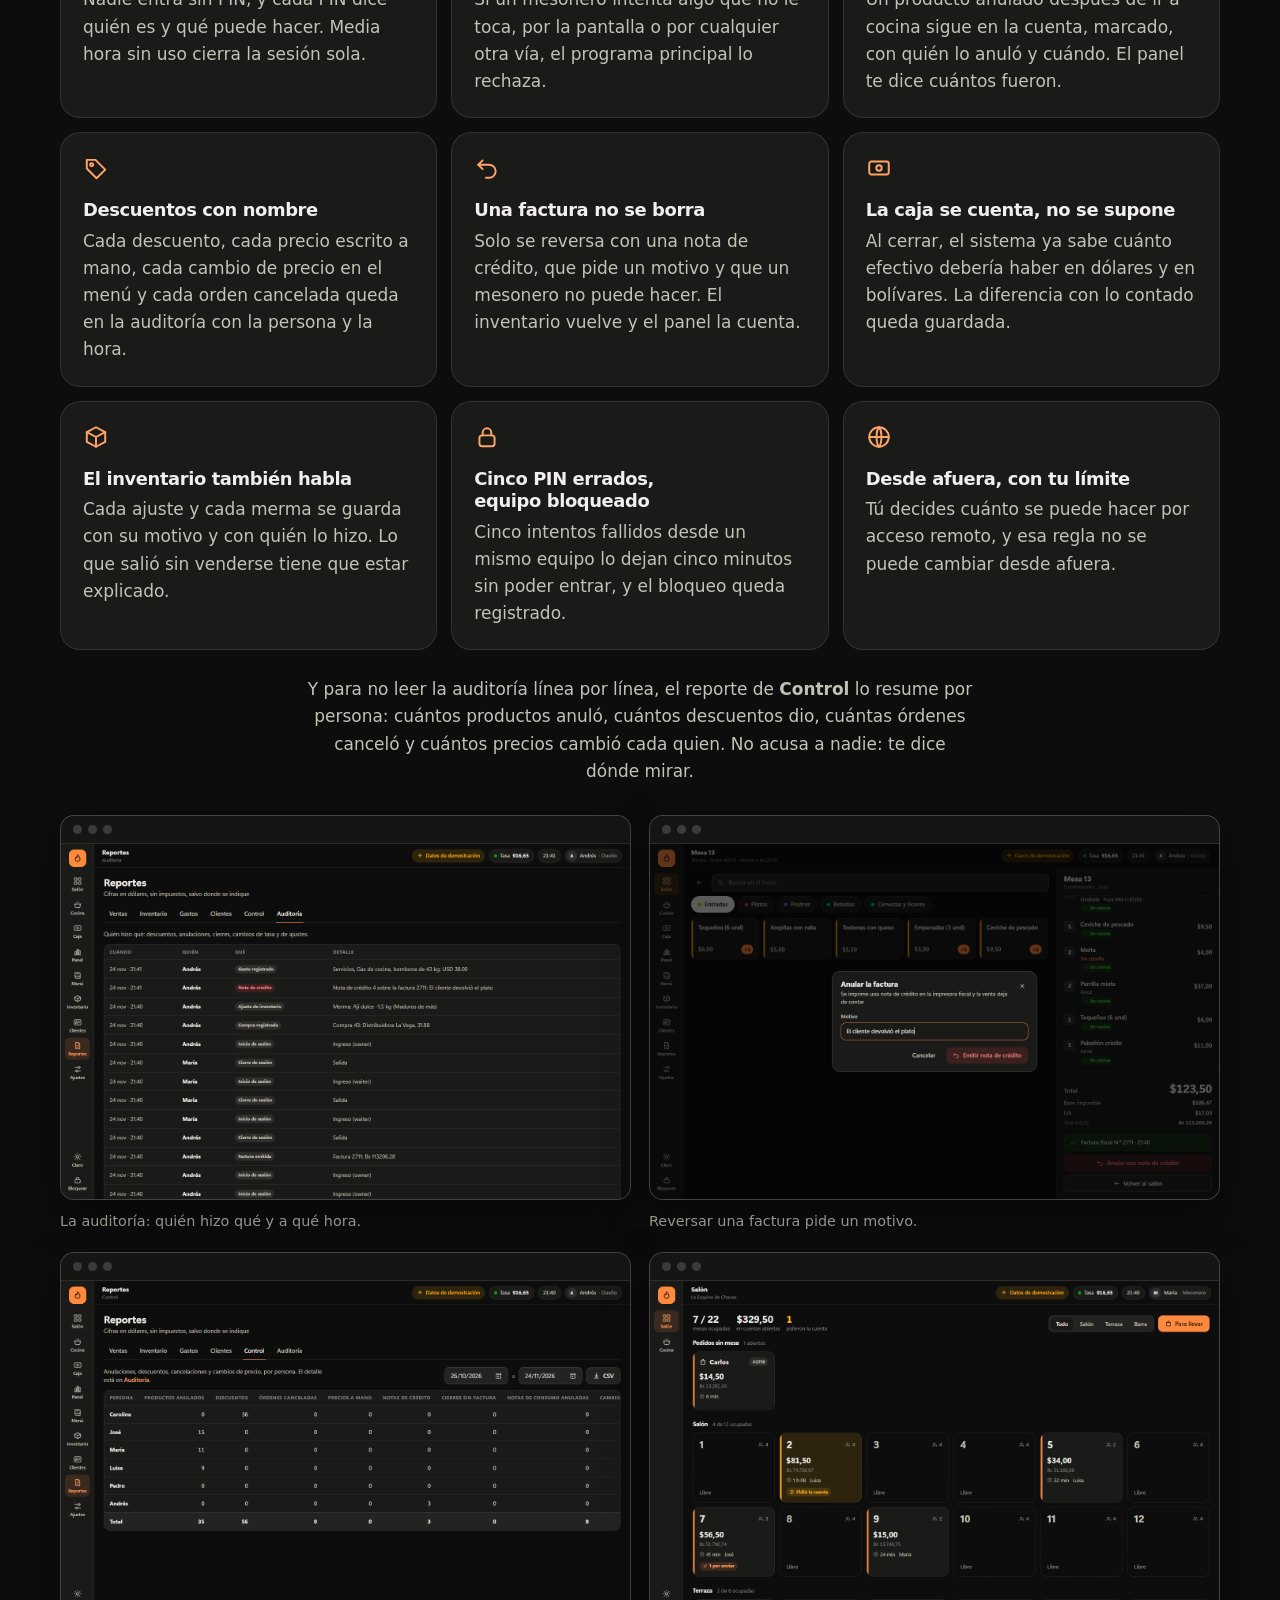
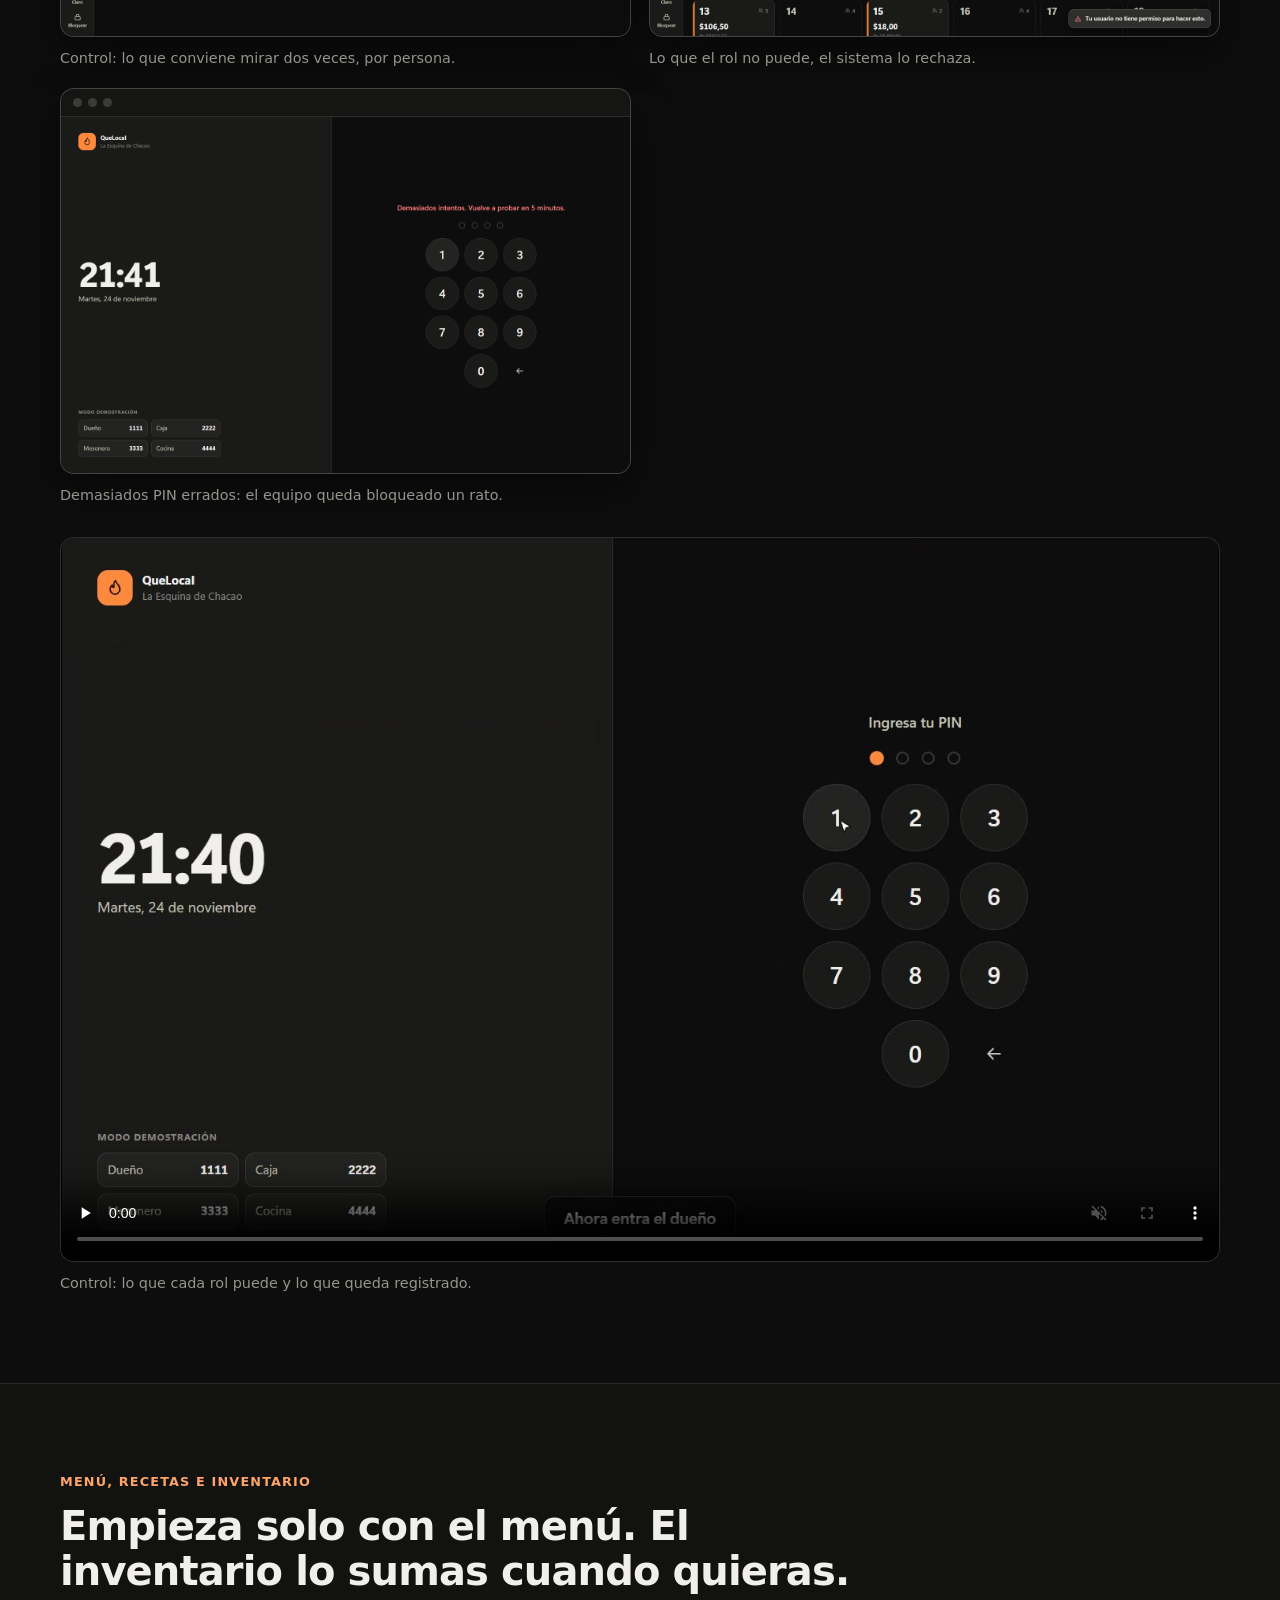
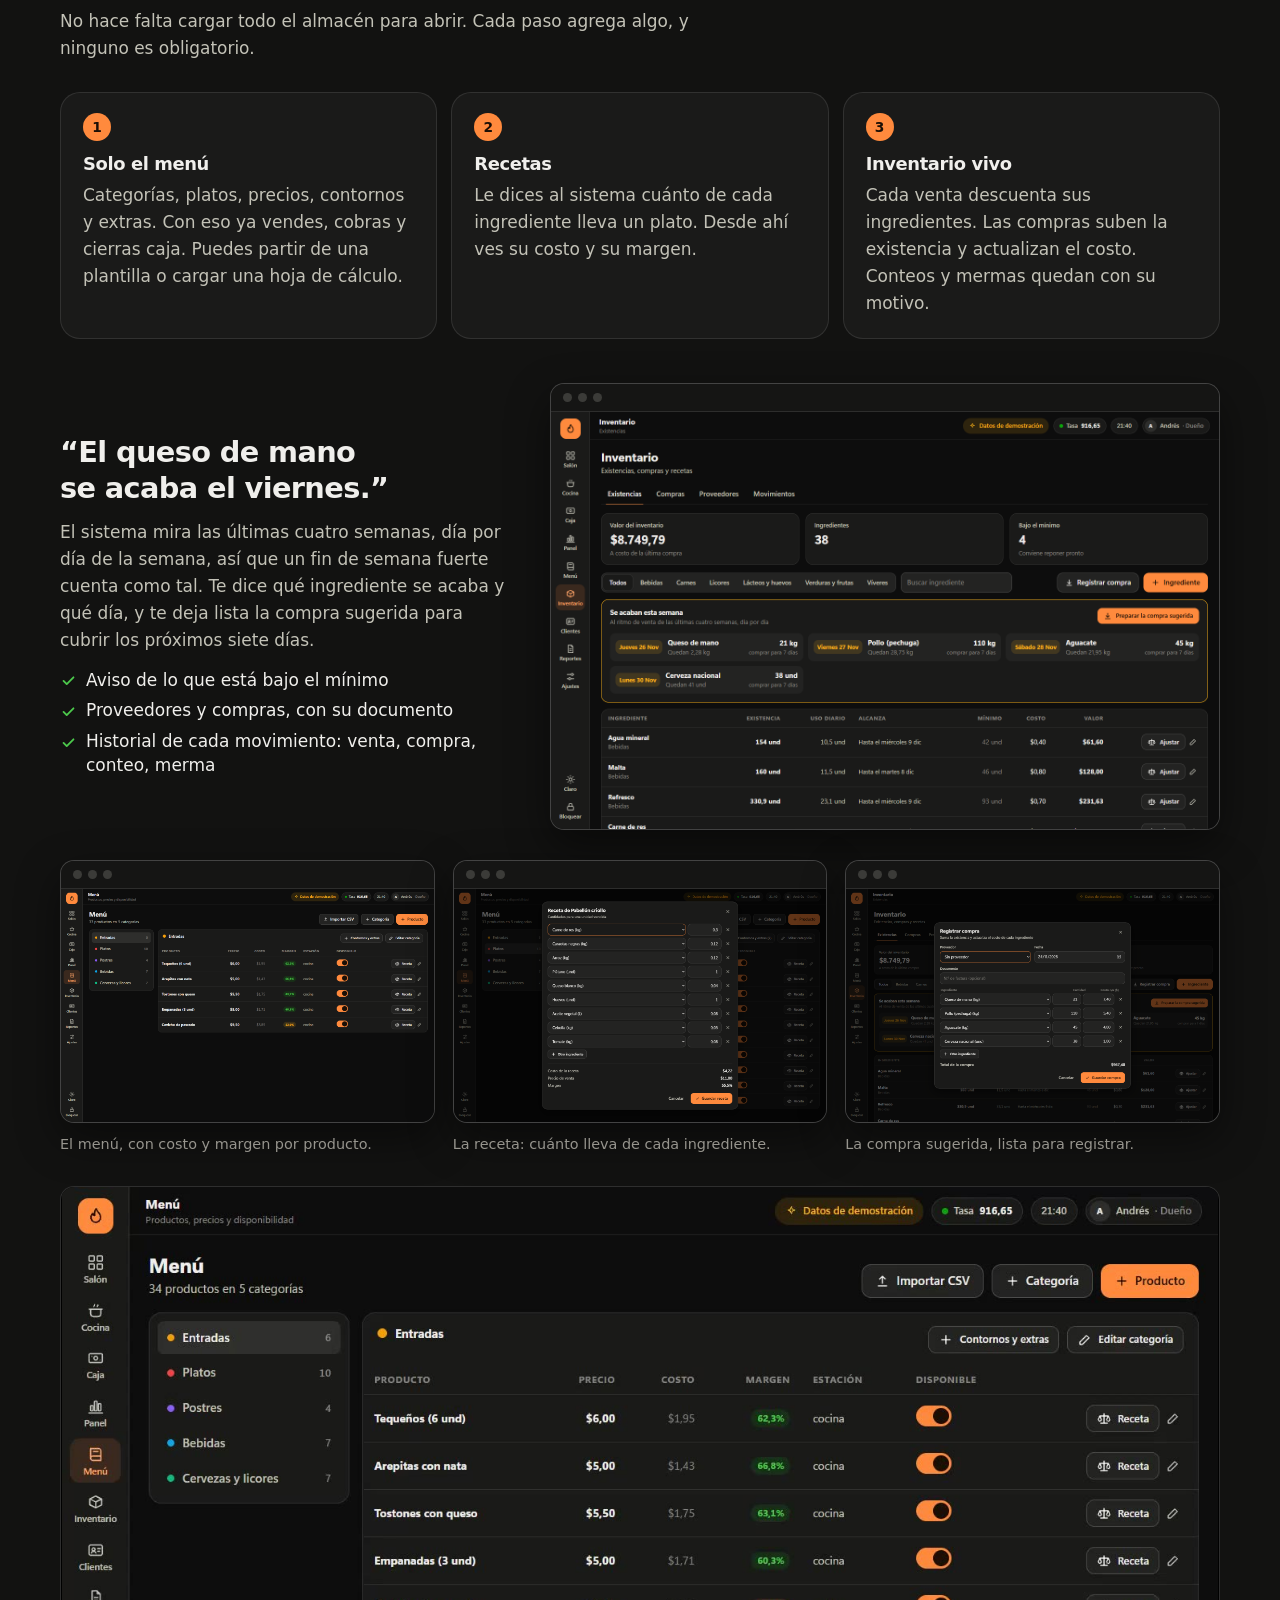
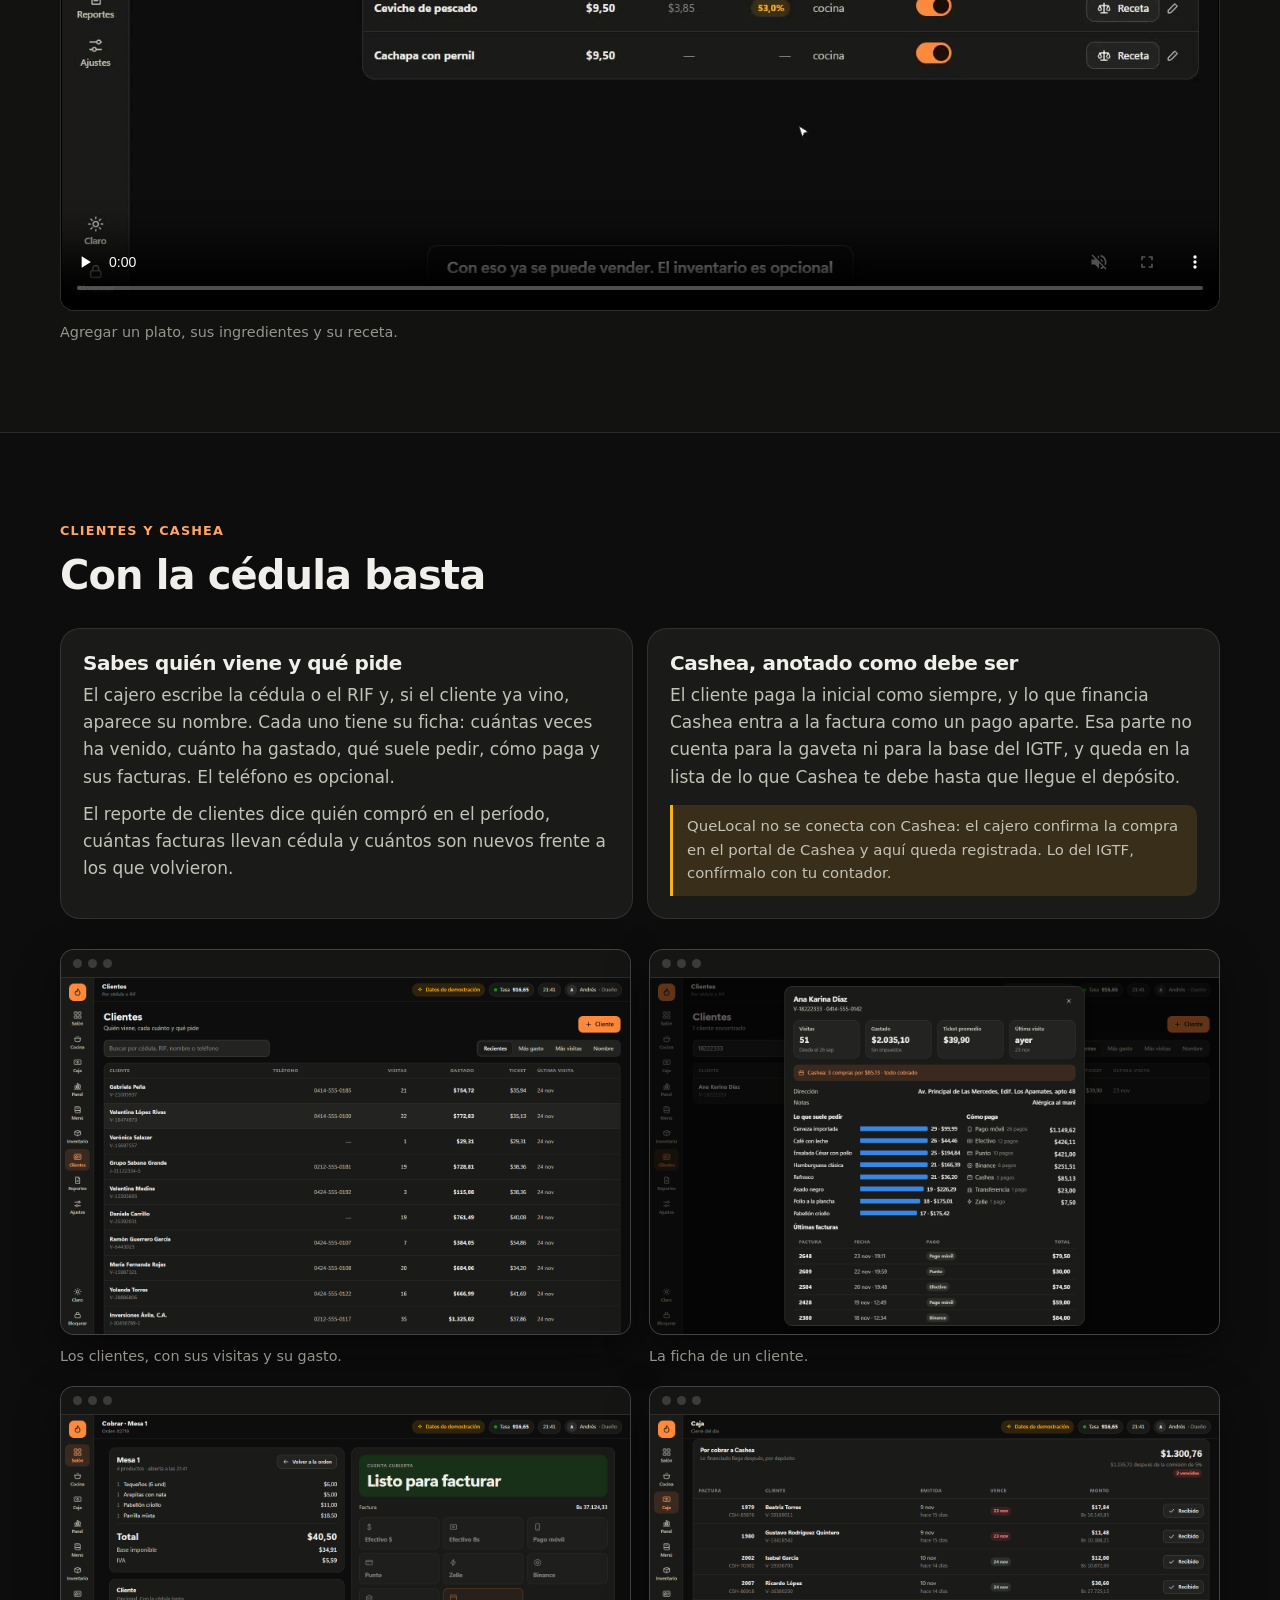
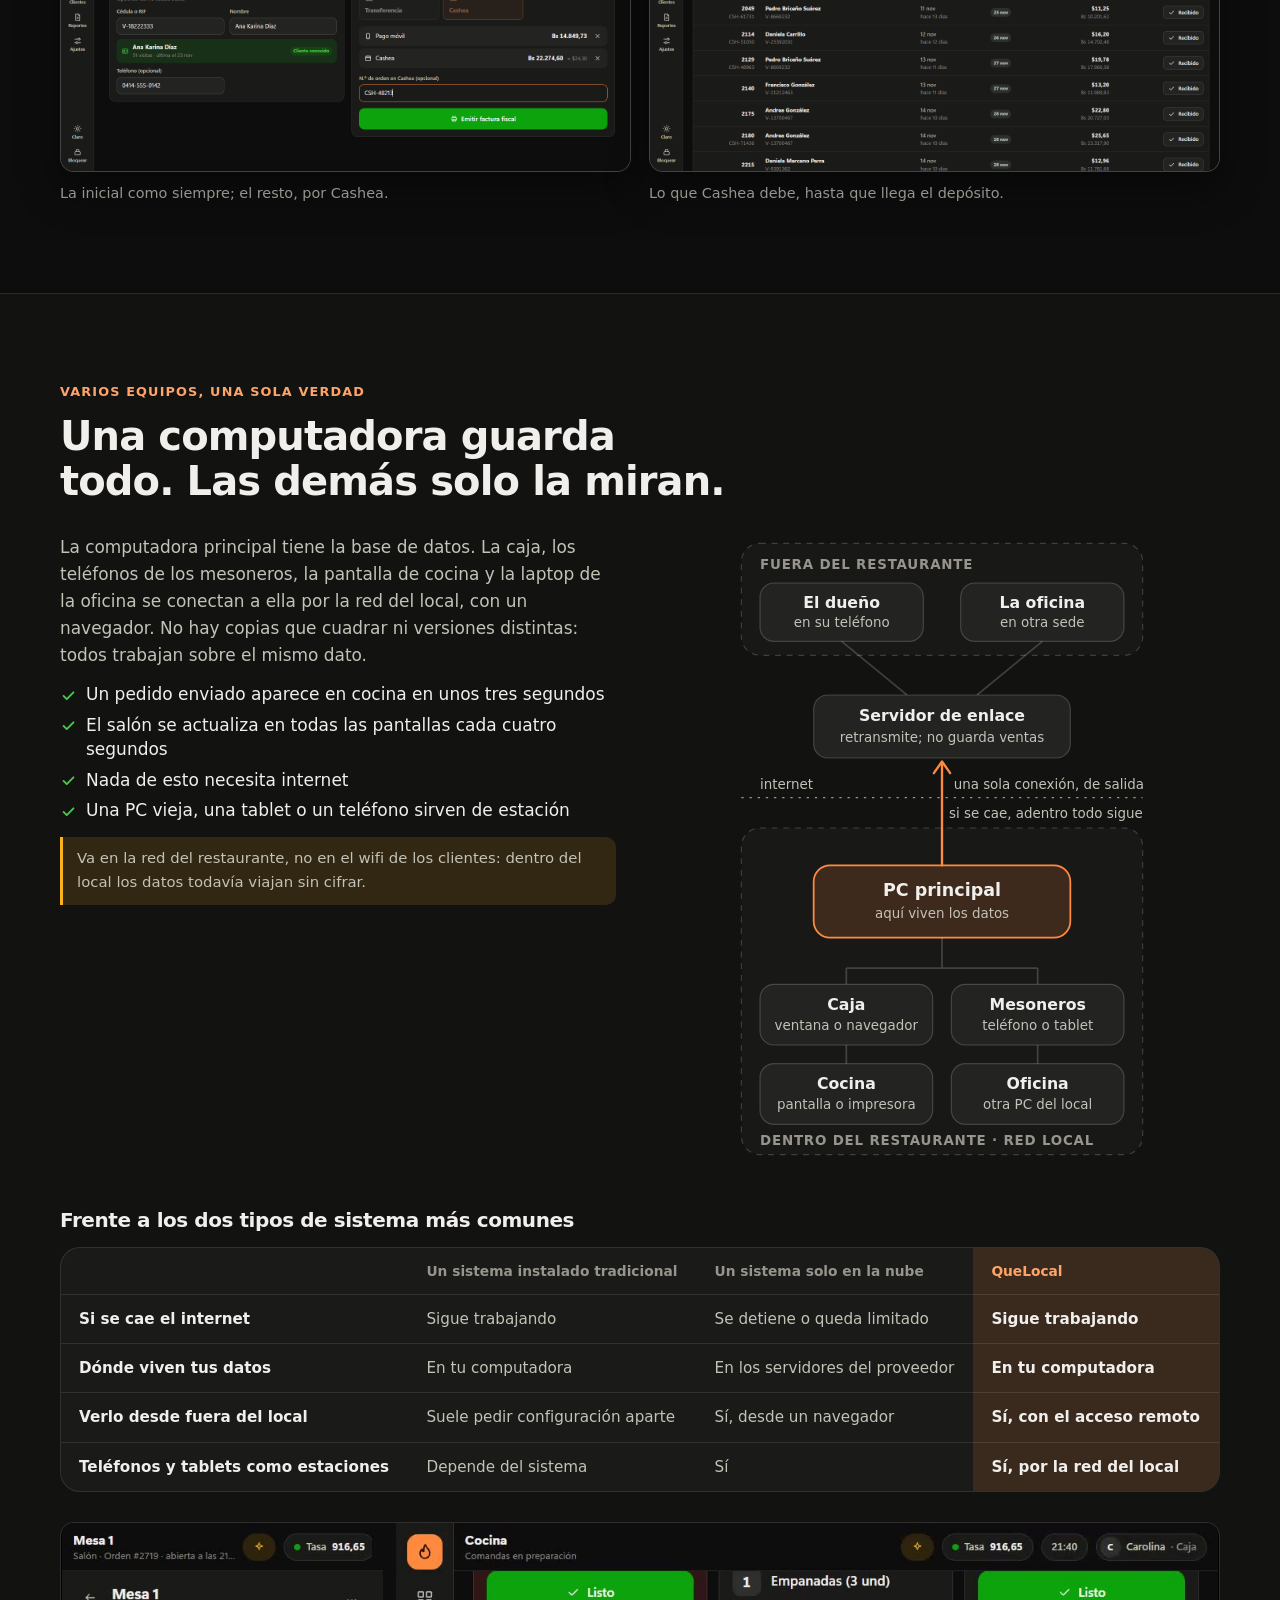
<file: quelocal/index.html>
<!doctype html>
<html lang="es">
<head>
<meta charset="utf-8">
<meta name="viewport" content="width=device-width, initial-scale=1">
<title>QueLocal · El sistema para restaurantes que sigue cobrando sin internet</title>
<meta name="description" content="Salón, cocina, caja e inventario en dólares y bolívares a la tasa del día, con IGTF, pago móvil, Zelle, Binance y Cashea. Corre en las computadoras que ya tienes y sigue funcionando sin internet. Acceso anticipado.">
<meta name="theme-color" content="#0d0d0d">
<meta property="og:type" content="website">
<meta property="og:title" content="QueLocal · El sistema para restaurantes que sigue cobrando sin internet">
<meta property="og:description" content="Salón, cocina, caja e inventario en dólares y bolívares, en las computadoras que ya tienes. Acceso anticipado.">
<meta property="og:url" content="https://tecniangelo.com/quelocal/">
<meta property="og:image" content="https://tecniangelo.com/quelocal/media/02-panel.png">
<meta property="og:locale" content="es_VE">
<meta name="twitter:card" content="summary_large_image">
<link rel="canonical" href="https://tecniangelo.com/quelocal/">
<link rel="icon" href="media/icono.svg" type="image/svg+xml">
<link rel="stylesheet" href="styles.css">
<script>document.documentElement.className = 'js';</script>
</head>
<body>

<!--
  QueLocal, página de producto. Sin paso de compilación: este archivo,
  styles.css, app.js y la carpeta media/.

  - Las cifras medidas llevan data-stat="..." para cambiarlas en un solo sitio.
  - Un video es <figure class="clip" data-video="nombre">: si media/nombre.mp4
    no existe, app.js oculta el bloque. El póster es media/nombre.jpg.
  - Una imagen que puede faltar va dentro de un elemento con data-optional y
    lleva onerror: si falta, el bloque se oculta solo.
-->

<svg class="sprite" aria-hidden="true" focusable="false">
  <symbol id="i-check" viewBox="0 0 24 24"><path d="M5 12.5l4.5 4.5L19 7.5"/></symbol>
  <symbol id="i-x" viewBox="0 0 24 24"><path d="M6 6l12 12M18 6L6 18"/></symbol>
  <symbol id="i-play" viewBox="0 0 24 24"><path d="M8 5.5v13l11-6.5z" fill="currentColor" stroke="none"/></symbol>
  <symbol id="i-mail" viewBox="0 0 24 24"><rect x="3" y="5" width="18" height="14" rx="2.5"/><path d="M3.5 7l8.5 6.5L20.500 7"/></symbol>
  <symbol id="i-arrow" viewBox="0 0 24 24"><path d="M5 12h14M13 6l6 6-6 6"/></symbol>
  <symbol id="i-lock" viewBox="0 0 24 24"><rect x="5" y="10.500" width="14" height="10" rx="2.500"/><path d="M8 10.500V8a4 4 0 0 1 8 0v2.500"/></symbol>
  <symbol id="i-shield" viewBox="0 0 24 24"><path d="M12 3l7.500 3v5.500c0 4.700-3.100 8-7.500 9.500-4.400-1.500-7.500-4.800-7.500-9.500V6z"/><path d="M9 12l2.200 2.200L15 10.500"/></symbol>
  <symbol id="i-eye" viewBox="0 0 24 24"><path d="M2.500 12S6 5.500 12 5.500 21.500 12 21.500 12 18 18.500 12 18.500 2.500 12 2.500 12z"/><circle cx="12" cy="12" r="2.800"/></symbol>
  <symbol id="i-receipt" viewBox="0 0 24 24"><path d="M6 3h12v18l-3-2-3 2-3-2-3 2z"/><path d="M9 8h6M9 12h6"/></symbol>
  <symbol id="i-cash" viewBox="0 0 24 24"><rect x="3" y="6" width="18" height="12" rx="2"/><circle cx="12" cy="12" r="2.500"/></symbol>
  <symbol id="i-tag" viewBox="0 0 24 24"><path d="M3.500 12.500V4.500h8l9 9-8 8z"/><circle cx="8" cy="9" r="1.400"/></symbol>
  <symbol id="i-undo" viewBox="0 0 24 24"><path d="M8 5L4 9l4 4"/><path d="M4 9h10a6 6 0 0 1 0 12h-3"/></symbol>
  <symbol id="i-box" viewBox="0 0 24 24"><path d="M3.500 7.500L12 3l8.500 4.500v9L12 21l-8.500-4.500z"/><path d="M3.500 7.500L12 12l8.500-4.500M12 12v9"/></symbol>
  <symbol id="i-globe" viewBox="0 0 24 24"><circle cx="12" cy="12" r="9"/><path d="M3 12h18M12 3c3 3.300 3 14.700 0 18M12 3c-3 3.300-3 14.700 0 18"/></symbol>
  <symbol id="i-pin" viewBox="0 0 24 24"><rect x="4" y="4" width="16" height="16" rx="3"/><path d="M8 9h.010M12 9h.010M16 9h.010M8 13h.010M12 13h.010M16 13h.010M12 16.500h.010"/></symbol>
  <symbol id="i-wifi-off" viewBox="0 0 24 24"><path d="M3 3l18 18M8.500 15.500a5 5 0 0 1 7 0M5 12a10 10 0 0 1 4-2.600M19 12a10 10 0 0 0-6-2.900M2 8.500a15 15 0 0 1 4.500-3M22 8.500A15 15 0 0 0 11 4"/><circle cx="12" cy="19" r="0.800"/></symbol>
  <symbol id="i-headset" viewBox="0 0 24 24"><path d="M4 14v-2a8 8 0 0 1 16 0v2"/><rect x="3" y="13.500" width="4" height="6" rx="1.500"/><rect x="17" y="13.500" width="4" height="6" rx="1.500"/></symbol>
</svg>

<a class="skip" href="#contenido">Saltar al contenido</a>

<!-- ========== Barra superior ========== -->
<header class="top" id="arriba">
  <div class="wrap top-row">
    <a class="brand" href="#arriba" aria-label="QueLocal, inicio">
      <img src="media/icono.svg" alt="" width="34" height="34">
      <span>QueLocal</span>
    </a>
    <span class="pill">Acceso anticipado</span>
    <button class="menu-button" type="button" aria-expanded="false" aria-controls="menu">Menú</button>
    <nav class="menu" id="menu" aria-label="Secciones">
      <a href="#dia">Un día</a>
      <a href="#roles">Roles</a>
      <a href="#control">Control</a>
      <a href="#inventario">Inventario</a>
      <a href="#remoto">Desde afuera</a>
      <a href="#hoy">Dónde estamos</a>
      <a href="#preguntas">Preguntas</a>
    </nav>
    <a class="btn primary top-cta" href="mailto:tecniangelollc@gmail.com?subject=Quiero%20ver%20Fog%C3%B3n%20POS%20en%20mi%20restaurante"><span class="wide-only">Pedir una demostración</span><span class="narrow-only">Demostración</span></a>
  </div>
</header>

<main id="contenido">

<!-- ========== Entrada ========== -->
<section class="hero">
  <div class="wrap hero-grid">
    <div class="hero-text">
      <p class="eyebrow">Para restaurantes en Venezuela</p>
      <h1>Tu restaurante sigue cobrando aunque se caiga el internet.</h1>
      <p class="lead">QueLocal lleva el salón, la cocina, la caja y el inventario en dólares y bolívares a la tasa del día, con IGTF, pago móvil, Zelle, Binance y Cashea. Corre en las computadoras que ya tienes y lo ves desde tu teléfono.</p>
      <div class="actions">
        <a class="btn primary lg" href="#recorrido"><svg class="i"><use href="#i-play"/></svg>Ver el recorrido en video</a>
        <a class="btn lg" href="mailto:tecniangelollc@gmail.com?subject=Quiero%20ver%20Fog%C3%B3n%20POS%20en%20mi%20restaurante"><svg class="i"><use href="#i-mail"/></svg>Pedir una demostración</a>
      </div>
      <p class="fine">Es un prototipo que ya funciona, en acceso anticipado. Las pantallas de esta página muestran datos de ejemplo de un restaurante inventado.</p>
    </div>
    <div class="hero-art">
      <figure class="frame browser">
        <div class="frame-bar" aria-hidden="true"><span></span><span></span><span></span></div>
        <img src="media/02-panel.png" width="1440" height="900" alt="Panel del dueño: ventas de hoy, mesas ocupadas, ventas de los últimos 30 días y margen estimado.">
      </figure>
      <figure class="frame phone hero-phone">
        <img src="media/27-panel-telefono.png" width="390" height="844" alt="El panel del dueño en un teléfono.">
      </figure>
    </div>
  </div>
</section>

<!-- ========== Datos duros ========== -->
<section class="facts" aria-label="Datos del programa">
  <div class="wrap facts-row">
    <div class="fact"><b><span data-stat="service_size">11,5 MB</span></b><span>pesa el programa principal</span></div>
    <div class="fact"><b><span data-stat="service_memory">17 MB</span></b><span>de memoria con dos meses de ventas cargados</span></div>
    <div class="fact"><b>Sin internet</b><span>sigue tomando pedidos, cobrando y cerrando caja</span></div>
    <div class="fact"><b>800 × 600</b><span>desde ese tamaño de monitor se ve completo</span></div>
    <div class="fact"><b>1 archivo</b><span>es toda la base de datos, en tu computadora</span></div>
    <div class="fact"><b><span data-stat="startup_ms">0,1 s</span></b><span>tarda en arrancar y empezar a atender</span></div>
  </div>
</section>

<!-- ========== Recorrido en video ========== -->
<section class="section tight" id="recorrido">
  <div class="wrap narrow">
    <figure class="clip featured" data-video="v-recorrido">
      <video controls preload="none" playsinline muted poster="media/v-recorrido.jpg" width="1440" height="900">
        <source src="media/v-recorrido.mp4" type="video/mp4">
      </video>
      <figcaption>El recorrido completo, de la entrada con PIN al cierre de caja. Dura <span data-stat="tour_length">2 min 48 s</span>, sin sonido, con el texto en pantalla.</figcaption>
    </figure>
  </div>
</section>

<!-- ========== Un día de trabajo ========== -->
<!-- ========== Situaciones ========== -->
<section class="section alt" id="casos">
  <div class="wrap">
    <p class="eyebrow">Situaciones que ya conoces</p>
    <h2>Lo que pasa en un restaurante, y qué hace el sistema</h2>
    <p class="lead">No son promesas: cada una es algo que el programa hace hoy, y más abajo está el video o la pantalla que lo muestra.</p>

    <div class="cards two cases">
      <article class="card case"><h3>“Viernes, nueve de la noche, y se cae el internet.”</h3>
        <p>Aquí no pasa nada. La caja, los teléfonos de los mesoneros y la cocina se hablan por la red del local, y se sigue tomando pedidos, cobrando y cerrando caja. Solo el acceso remoto espera a que vuelva.</p>
        <a class="case-link" href="#equipos">Cómo se conectan los equipos <span aria-hidden="true">→</span></a></article>
      <article class="card case"><h3>“Estás de viaje y quieres saber cómo va la noche.”</h3>
        <p>Abres el panel desde tu teléfono: las ventas de hoy contra las de ayer a esta misma hora, las mesas ocupadas y lo que hay en cuentas abiertas. En vivo, y los datos no salen del restaurante.</p>
        <a class="case-link" href="#remoto">Cómo funciona desde afuera <span aria-hidden="true">→</span></a></article>
      <article class="card case"><h3>“Sábado a mediodía, y se acabó el queso de mano.”</h3>
        <p>El inventario lo avisó el miércoles: “se acaba el viernes”, calculado con lo que se vende cada día de la semana, y con la compra para siete días ya sugerida.</p>
        <a class="case-link" href="#inventario">Menú, recetas e inventario <span aria-hidden="true">→</span></a></article>
      <article class="card case"><h3>“Un plato salió de cocina y nunca apareció en la cuenta.”</h3>
        <p>Lo que se anula después de ir a cocina no desaparece: queda marcado, con quién lo anuló y a qué hora. El reporte de Control te dice cuántas veces lo hizo cada persona.</p>
        <a class="case-link" href="#control">Lo que queda escrito <span aria-hidden="true">→</span></a></article>
      <article class="card case"><h3>“El cliente paga una parte en dólares, otra por pago móvil y el resto con Cashea.”</h3>
        <p>Es un solo cobro. El IGTF se calcula solo sobre lo pagado en divisas, el vuelto lo calcula el sistema, y lo de Cashea queda en la lista de lo que te deben hasta que llega el depósito.</p>
        <a class="case-link" href="#clientes">Clientes y Cashea <span aria-hidden="true">→</span></a></article>
      <article class="card case"><h3>“Al cerrar, la caja no cuadra.”</h3>
        <p>El sistema ya sabe cuánto efectivo debería haber en dólares y cuánto en bolívares. Cuentas la gaveta, y la diferencia queda guardada con el cierre y con quién lo hizo.</p>
        <a class="case-link" href="#dia">El día completo, hasta el cierre <span aria-hidden="true">→</span></a></article>
      <article class="card case"><h3>“Empieza un mesonero nuevo esta noche.”</h3>
        <p>Le creas su PIN en un minuto y entra desde su propio teléfono. Ve el salón y la cocina, y nada más: la caja, los reportes y los ajustes no son para él.</p>
        <a class="case-link" href="#roles">Qué ve cada rol <span aria-hidden="true">→</span></a></article>
      <article class="card case"><h3>“La computadora de la caja es vieja y el monitor es cuadrado.”</h3>
        <p>El programa pesa menos de 12 MB y las pantallas están hechas para 1024 × 768 y 800 × 600. Una PC más vieja todavía sirve de estación con solo su navegador.</p>
        <a class="case-link" href="#liviano">Liviano y rápido <span aria-hidden="true">→</span></a></article>
      <article class="card case"><h3>“Se dañó el disco de la computadora de la caja.”</h3>
        <p>El sistema venía haciendo copias solo, cada media hora y en cada cierre, en el disco que elegiste. Instalas el programa en otra computadora, le pones la última copia y el restaurante sigue donde estaba.</p>
        <a class="case-link" href="#copias">Copias y restauración <span aria-hidden="true">→</span></a></article>
    </div>
  </div>
</section>

<section class="section" id="dia">
  <div class="wrap">
    <p class="eyebrow">Un día de trabajo</p>
    <h2>De abrir la primera mesa a cerrar la caja</h2>
    <p class="lead">Lo que hace tu equipo todos los días, en el orden en que pasa.</p>

    <div class="steps" data-steps>
      <div class="steps-tabs" role="tablist" aria-label="Pasos del día">
        <button role="tab" type="button" id="paso-1" aria-controls="panel-1" aria-selected="true"><span class="n">1</span>Abrir la mesa</button>
        <button role="tab" type="button" id="paso-2" aria-controls="panel-2" aria-selected="false" tabindex="-1"><span class="n">2</span>Tomar el pedido</button>
        <button role="tab" type="button" id="paso-3" aria-controls="panel-3" aria-selected="false" tabindex="-1"><span class="n">3</span>Cocina</button>
        <button role="tab" type="button" id="paso-4" aria-controls="panel-4" aria-selected="false" tabindex="-1"><span class="n">4</span>Pre-cuenta</button>
        <button role="tab" type="button" id="paso-5" aria-controls="panel-5" aria-selected="false" tabindex="-1"><span class="n">5</span>Cobro mixto</button>
        <button role="tab" type="button" id="paso-6" aria-controls="panel-6" aria-selected="false" tabindex="-1"><span class="n">6</span>Factura</button>
        <button role="tab" type="button" id="paso-7" aria-controls="panel-7" aria-selected="false" tabindex="-1"><span class="n">7</span>Cierre de caja</button>
      </div>

      <div class="steps-stage">
        <article class="step" role="tabpanel" id="panel-1" aria-labelledby="paso-1">
          <a class="frame browser shot" href="media/05-salon.png"><span class="frame-bar" aria-hidden="true"><span></span><span></span><span></span></span>
            <img src="media/05-salon.png" width="1440" height="900" loading="lazy" alt="El salón: mesas por zona, con el monto, el tiempo y el mesonero de cada una."></a>
          <div class="step-text"><h3>Abrir la mesa</h3>
            <p>El salón muestra cada mesa: quién está sentado, hace cuánto, cuánto lleva y quién pidió la cuenta. Un toque abre una cuenta nueva. También hay pedidos para llevar y delivery.</p></div>
        </article>
        <article class="step" role="tabpanel" id="panel-2" aria-labelledby="paso-2">
          <a class="frame browser shot" href="media/57-orden-contornos.png"><span class="frame-bar" aria-hidden="true"><span></span><span></span><span></span></span>
            <img src="media/57-orden-contornos.png" width="1440" height="900" loading="lazy" alt="Al agregar un plato, el sistema pide sus contornos y extras."></a>
          <div class="step-text"><h3>Tomar el pedido</h3>
            <p>Un toque por producto. Si el plato lleva contornos o extras, el sistema los pide ahí mismo, con su precio. Las notas para cocina se marcan sin escribir, y la cuenta se puede dividir.</p></div>
        </article>
        <article class="step" role="tabpanel" id="panel-3" aria-labelledby="paso-3">
          <a class="frame browser shot" href="media/13-cocina.png"><span class="frame-bar" aria-hidden="true"><span></span><span></span><span></span></span>
            <img src="media/13-cocina.png" width="1440" height="900" loading="lazy" alt="Pantalla de cocina con las comandas y sus tiempos."></a>
          <div class="step-text"><h3>La cocina lo recibe</h3>
            <p>Cada estación recibe solo lo suyo: la cocina sus platos, la barra sus bebidas. Los tiempos corren a la vista y cambian a ámbar y a rojo cuando un pedido se atrasa.</p></div>
        </article>
        <article class="step" role="tabpanel" id="panel-4" aria-labelledby="paso-4">
          <a class="frame browser shot" href="media/09-pre-cuenta.png"><span class="frame-bar" aria-hidden="true"><span></span><span></span><span></span></span>
            <img src="media/09-pre-cuenta.png" width="1440" height="900" loading="lazy" alt="La pre-cuenta en pantalla, en dólares y en bolívares."></a>
          <div class="step-text"><h3>Pre-cuenta</h3>
            <p>La cuenta sale en dólares y en bolívares a la tasa del día, como documento no fiscal, para que el cliente la revise antes de pagar.</p></div>
        </article>
        <article class="step" role="tabpanel" id="panel-5" aria-labelledby="paso-5">
          <a class="frame browser shot" href="media/10-cobrar.png"><span class="frame-bar" aria-hidden="true"><span></span><span></span><span></span></span>
            <img src="media/10-cobrar.png" width="1440" height="900" loading="lazy" alt="Pantalla de cobro con las formas de pago y lo que falta por cobrar."></a>
          <div class="step-text"><h3>Cobro mixto</h3>
            <p>Parte en dólares, parte por pago móvil, el resto en Zelle: como pague el cliente. El IGTF se suma solo sobre lo pagado en divisas y el vuelto lo calcula el sistema.</p></div>
        </article>
        <article class="step" role="tabpanel" id="panel-6" aria-labelledby="paso-6">
          <a class="frame browser shot" href="media/11-cobrar-listo.png"><span class="frame-bar" aria-hidden="true"><span></span><span></span><span></span></span>
            <img src="media/11-cobrar-listo.png" width="1440" height="900" loading="lazy" alt="La cuenta cubierta, con el vuelto calculado, lista para facturar."></a>
          <div class="step-text"><h3>Factura</h3>
            <p>Con la cuenta cubierta se emite la factura, con el cliente por cédula o RIF si lo pide.</p>
            <p class="note"><strong>Hoy, contra un simulador.</strong> La parte fiscal todavía no imprime en impresoras reales: el primer driver ya está escrito y falta probarlo en una. <a href="#hoy">Ver dónde estamos</a>.</p></div>
        </article>
        <article class="step" role="tabpanel" id="panel-7" aria-labelledby="paso-7">
          <a class="frame browser shot crop" href="media/14-caja.png"><span class="frame-bar" aria-hidden="true"><span></span><span></span><span></span></span>
            <img src="media/14-caja.png" width="1440" height="2802" loading="lazy" alt="Cierre de caja: lo cobrado por cada forma de pago y el conteo de la gaveta."></a>
          <div class="step-text"><h3>Cierre de caja</h3>
            <p>Lo cobrado por cada forma de pago y el efectivo que debería haber, en dólares y en bolívares, contra lo que cuentas en la gaveta. La diferencia queda anotada y se emite el reporte Z (hoy, también contra el simulador).</p></div>
        </article>
      </div>
    </div>

    <div class="clips">
      <figure class="clip" data-video="v-dia">
        <video controls preload="none" playsinline muted poster="media/v-dia.jpg" width="1440" height="900"><source src="media/v-dia.mp4" type="video/mp4"></video>
        <figcaption>Un día de trabajo, de principio a fin.</figcaption>
      </figure>
    </div>
  </div>
</section>

<!-- ========== Roles ========== -->
<section class="section alt" id="roles">
  <div class="wrap">
    <p class="eyebrow">Cada quien ve lo suyo</p>
    <h2>Cuatro roles, cada uno con su parte</h2>
    <p class="lead">Cada persona entra con su PIN y encuentra solo lo que le toca. Y no es que el botón esté escondido: lo que un rol no puede hacer, el sistema lo rechaza.</p>

    <div class="roles">
      <article class="role">
        <h3>Dueño</h3>
        <p class="role-line">Ve todo y decide todo.</p>
        <p class="mini">Puede</p>
        <ul class="can">
          <li>Panel con ventas, margen, gastos y lo que se está acabando</li>
          <li>Reportes, libro de ventas y auditoría</li>
          <li>Personal, PIN y comisiones</li>
          <li>Ajustes, colores de la marca y acceso remoto</li>
          <li>Todo lo que hacen la caja y los mesoneros</li>
        </ul>
      </article>
      <article class="role">
        <h3>Caja</h3>
        <p class="role-line">Cobra, cierra y lleva el menú.</p>
        <p class="mini">Puede</p>
        <ul class="can">
          <li>Cobrar y facturar</li>
          <li>Reversar una factura con nota de crédito</li>
          <li>Cambiar la tasa del día y cerrar la caja</li>
          <li>Menú, recetas, inventario y compras</li>
          <li>Ficha de clientes y lo que debe Cashea</li>
        </ul>
        <p class="mini">No puede</p>
        <ul class="cannot">
          <li>Ver reportes, gastos o la auditoría</li>
          <li>Cambiar ajustes o el personal</li>
        </ul>
      </article>
      <article class="role">
        <h3>Mesonero</h3>
        <p class="role-line">Atiende, desde su teléfono si quiere.</p>
        <p class="mini">Puede</p>
        <ul class="can">
          <li>Abrir mesas y tomar pedidos</li>
          <li>Enviar a cocina y dividir la cuenta</li>
          <li>Sacar la pre-cuenta y cobrar en la mesa</li>
          <li>Buscar al cliente por su cédula</li>
        </ul>
        <p class="mini">No puede</p>
        <ul class="cannot">
          <li>Reversar una factura</li>
          <li>Cambiar la tasa o cerrar la caja</li>
          <li>Tocar el menú o el inventario</li>
          <li>Ver reportes, gastos o ajustes</li>
        </ul>
      </article>
      <article class="role">
        <h3>Cocina</h3>
        <p class="role-line">Sus comandas, y nada más.</p>
        <p class="mini">Puede</p>
        <ul class="can">
          <li>Ver las comandas, con el tiempo que lleva cada una</li>
          <li>Marcarlas listas</li>
        </ul>
        <p class="mini">No puede</p>
        <ul class="cannot">
          <li>Ver el salón, las cuentas o la caja</li>
          <li>Cualquier otra cosa</li>
        </ul>
      </article>
    </div>
    <p class="fine center">Hoy un mesonero también puede poner un descuento o cancelar una orden abierta. Las dos cosas quedan registradas con su nombre.</p>

    <div class="role-shots">
      <figure class="scroller-fig">
        <div class="frame browser">
          <div class="frame-bar" aria-hidden="true"><span></span><span></span><span></span></div>
          <div class="scroll-pane" tabindex="0" role="region" aria-label="Panel completo del dueño, desplazable">
            <img src="media/03-panel-completo.png" width="1440" height="2432" loading="lazy" alt="El panel completo del dueño: ventas por día y por hora, cómo pagan los clientes, dólares y bolívares, lo que más se vende, gastos y lo que se acaba esta semana.">
          </div>
        </div>
        <figcaption>El panel del dueño, completo. Desplázate dentro del marco.</figcaption>
      </figure>
      <div class="phones">
        <figure data-optional>
          <div class="frame phone"><img src="media/r-mesonero-salon.png" width="400" height="800" loading="lazy" alt="El salón en el teléfono de un mesonero." onerror="this.closest('[data-optional]').hidden = true"></div>
          <figcaption>El salón, en el teléfono del mesonero.</figcaption>
        </figure>
        <figure data-optional>
          <div class="frame phone"><img src="media/r-mesonero-orden.png" width="400" height="800" loading="lazy" alt="Tomando un pedido desde el teléfono." onerror="this.closest('[data-optional]').hidden = true"></div>
          <figcaption>Tomando el pedido en la mesa.</figcaption>
        </figure>
      </div>
    </div>

    <div class="clips">
      <figure class="clip" data-video="v-dueno">
        <video controls preload="none" playsinline muted poster="media/v-dueno.jpg" width="1440" height="900"><source src="media/v-dueno.mp4" type="video/mp4"></video>
        <figcaption>El dueño: panel, reportes y auditoría.</figcaption>
      </figure>
      <figure class="clip" data-video="v-caja">
        <video controls preload="none" playsinline muted poster="media/v-caja.jpg" width="1440" height="900"><source src="media/v-caja.mp4" type="video/mp4"></video>
        <figcaption>La caja: cobro, cliente por cédula y cierre.</figcaption>
      </figure>
      <figure class="clip" data-video="v-cocina">
        <video controls preload="none" playsinline muted poster="media/v-cocina.jpg" width="1024" height="768"><source src="media/v-cocina.mp4" type="video/mp4"></video>
        <figcaption>La cocina: sus comandas y sus tiempos.</figcaption>
      </figure>
      <figure class="clip tall" data-video="v-mesonero">
        <video controls preload="none" playsinline muted poster="media/v-mesonero.jpg" width="400" height="800"><source src="media/v-mesonero.mp4" type="video/mp4"></video>
        <figcaption>El mesonero, desde su teléfono.</figcaption>
      </figure>
    </div>
  </div>
</section>

<!-- ========== Control ========== -->
<section class="section" id="control">
  <div class="wrap">
    <p class="eyebrow">Que nadie te haga trampa</p>
    <h2>Lo que importa queda escrito, con nombre y hora</h2>
    <p class="lead">Las reglas no dependen de la pantalla que tenga el empleado al frente: las aplica el programa principal. Y lo que toca dinero, queda anotado.</p>

    <div class="cards three">
      <article class="card"><svg class="i big"><use href="#i-pin"/></svg><h3>Cada persona con su PIN</h3>
        <p>Nadie entra sin PIN, y cada PIN dice quién es y qué puede hacer. Media hora sin uso cierra la sesión sola.</p></article>
      <article class="card"><svg class="i big"><use href="#i-shield"/></svg><h3>El rol lo hace cumplir el sistema</h3>
        <p>Si un mesonero intenta algo que no le toca, por la pantalla o por cualquier otra vía, el programa principal lo rechaza.</p></article>
      <article class="card"><svg class="i big"><use href="#i-eye"/></svg><h3>Lo anulado no desaparece</h3>
        <p>Un producto anulado después de ir a cocina sigue en la cuenta, marcado, con quién lo anuló y cuándo. El panel te dice cuántos fueron.</p></article>
      <article class="card"><svg class="i big"><use href="#i-tag"/></svg><h3>Descuentos con nombre</h3>
        <p>Cada descuento, cada precio escrito a mano, cada cambio de precio en el menú y cada orden cancelada queda en la auditoría con la persona y la hora.</p></article>
      <article class="card"><svg class="i big"><use href="#i-undo"/></svg><h3>Una factura no se borra</h3>
        <p>Solo se reversa con una nota de crédito, que pide un motivo y que un mesonero no puede hacer. El inventario vuelve y el panel la cuenta.</p></article>
      <article class="card"><svg class="i big"><use href="#i-cash"/></svg><h3>La caja se cuenta, no se supone</h3>
        <p>Al cerrar, el sistema ya sabe cuánto efectivo debería haber en dólares y en bolívares. La diferencia con lo contado queda guardada.</p></article>
      <article class="card"><svg class="i big"><use href="#i-box"/></svg><h3>El inventario también habla</h3>
        <p>Cada ajuste y cada merma se guarda con su motivo y con quién lo hizo. Lo que salió sin venderse tiene que estar explicado.</p></article>
      <article class="card"><svg class="i big"><use href="#i-lock"/></svg><h3>Cinco PIN errados, equipo bloqueado</h3>
        <p>Cinco intentos fallidos desde un mismo equipo lo dejan cinco minutos sin poder entrar, y el bloqueo queda registrado.</p></article>
      <article class="card"><svg class="i big"><use href="#i-globe"/></svg><h3>Desde afuera, con tu límite</h3>
        <p>Tú decides cuánto se puede hacer por acceso remoto, y esa regla no se puede cambiar desde afuera.</p></article>
    </div>
    <p class="lead center" style="margin-top:26px">Y para no leer la auditoría línea por línea, el reporte de <strong>Control</strong> lo resume por persona: cuántos productos anuló, cuántos descuentos dio, cuántas órdenes canceló y cuántos precios cambió cada quien. No acusa a nadie: te dice dónde mirar.</p>

    <div class="gallery two">
      <figure><a class="frame browser shot" href="media/64-auditoria.png"><span class="frame-bar" aria-hidden="true"><span></span><span></span><span></span></span>
        <img src="media/64-auditoria.png" width="1440" height="900" loading="lazy" alt="La auditoría: quién hizo qué y cuándo."></a>
        <figcaption>La auditoría: quién hizo qué y a qué hora.</figcaption></figure>
      <figure><a class="frame browser shot" href="media/59-nota-credito.png"><span class="frame-bar" aria-hidden="true"><span></span><span></span><span></span></span>
        <img src="media/59-nota-credito.png" width="1440" height="900" loading="lazy" alt="Una nota de crédito pide el motivo antes de reversar la factura."></a>
        <figcaption>Reversar una factura pide un motivo.</figcaption></figure>
      <figure data-optional><a class="frame browser shot" href="media/c-control.png"><span class="frame-bar" aria-hidden="true"><span></span><span></span><span></span></span>
        <img src="media/c-control.png" width="1440" height="900" loading="lazy" alt="El reporte de control: anulaciones, descuentos y cambios de precio por persona." onerror="this.closest('[data-optional]').hidden = true"></a>
        <figcaption>Control: lo que conviene mirar dos veces, por persona.</figcaption></figure>
      <figure data-optional><a class="frame browser shot" href="media/c-sin-permiso.png"><span class="frame-bar" aria-hidden="true"><span></span><span></span><span></span></span>
        <img src="media/c-sin-permiso.png" width="1440" height="900" loading="lazy" alt="El sistema rechaza una acción que el rol no tiene permitida." onerror="this.closest('[data-optional]').hidden = true"></a>
        <figcaption>Lo que el rol no puede, el sistema lo rechaza.</figcaption></figure>
      <figure data-optional><a class="frame browser shot" href="media/c-pin-bloqueado.png"><span class="frame-bar" aria-hidden="true"><span></span><span></span><span></span></span>
        <img src="media/c-pin-bloqueado.png" width="1440" height="900" loading="lazy" alt="Pantalla de PIN bloqueada tras varios intentos fallidos." onerror="this.closest('[data-optional]').hidden = true"></a>
        <figcaption>Demasiados PIN errados: el equipo queda bloqueado un rato.</figcaption></figure>
    </div>

    <div class="clips">
      <figure class="clip" data-video="v-control">
        <video controls preload="none" playsinline muted poster="media/v-control.jpg" width="1440" height="900"><source src="media/v-control.mp4" type="video/mp4"></video>
        <figcaption>Control: lo que cada rol puede y lo que queda registrado.</figcaption>
      </figure>
    </div>
  </div>
</section>

<!-- ========== Menú, recetas e inventario ========== -->
<section class="section alt" id="inventario">
  <div class="wrap">
    <p class="eyebrow">Menú, recetas e inventario</p>
    <h2>Empieza solo con el menú. El inventario lo sumas cuando quieras.</h2>
    <p class="lead">No hace falta cargar todo el almacén para abrir. Cada paso agrega algo, y ninguno es obligatorio.</p>

    <ol class="ladder">
      <li><span class="n">1</span><h3>Solo el menú</h3>
        <p>Categorías, platos, precios, contornos y extras. Con eso ya vendes, cobras y cierras caja. Puedes partir de una plantilla o cargar una hoja de cálculo.</p></li>
      <li><span class="n">2</span><h3>Recetas</h3>
        <p>Le dices al sistema cuánto de cada ingrediente lleva un plato. Desde ahí ves su costo y su margen.</p></li>
      <li><span class="n">3</span><h3>Inventario vivo</h3>
        <p>Cada venta descuenta sus ingredientes. Las compras suben la existencia y actualizan el costo. Conteos y mermas quedan con su motivo.</p></li>
    </ol>

    <div class="feature">
      <div class="feature-text">
        <h3>“El queso de mano se acaba el viernes.”</h3>
        <p>El sistema mira las últimas cuatro semanas, día por día de la semana, así que un fin de semana fuerte cuenta como tal. Te dice qué ingrediente se acaba y qué día, y te deja lista la compra sugerida para cubrir los próximos siete días.</p>
        <ul class="ticks">
          <li>Aviso de lo que está bajo el mínimo</li>
          <li>Proveedores y compras, con su documento</li>
          <li>Historial de cada movimiento: venta, compra, conteo, merma</li>
        </ul>
      </div>
      <a class="frame browser shot" href="media/50-inventario.png"><span class="frame-bar" aria-hidden="true"><span></span><span></span><span></span></span>
        <img src="media/50-inventario.png" width="1440" height="900" loading="lazy" alt="Inventario con la existencia de cada ingrediente y el aviso de lo que se acaba esta semana."></a>
    </div>

    <div class="gallery three">
      <figure><a class="frame browser shot" href="media/15-menu.png"><span class="frame-bar" aria-hidden="true"><span></span><span></span><span></span></span>
        <img src="media/15-menu.png" width="1440" height="900" loading="lazy" alt="El menú con costo y margen de cada producto."></a>
        <figcaption>El menú, con costo y margen por producto.</figcaption></figure>
      <figure><a class="frame browser shot" href="media/55-receta.png"><span class="frame-bar" aria-hidden="true"><span></span><span></span><span></span></span>
        <img src="media/55-receta.png" width="1440" height="900" loading="lazy" alt="La receta de un plato: cuánto lleva de cada ingrediente."></a>
        <figcaption>La receta: cuánto lleva de cada ingrediente.</figcaption></figure>
      <figure><a class="frame browser shot" href="media/51-compra-sugerida.png"><span class="frame-bar" aria-hidden="true"><span></span><span></span><span></span></span>
        <img src="media/51-compra-sugerida.png" width="1440" height="900" loading="lazy" alt="La compra sugerida, ya llena con lo que hace falta."></a>
        <figcaption>La compra sugerida, lista para registrar.</figcaption></figure>
    </div>

    <div class="clips">
      <figure class="clip" data-video="v-inventario">
        <video controls preload="none" playsinline muted poster="media/v-inventario.jpg" width="1440" height="900"><source src="media/v-inventario.mp4" type="video/mp4"></video>
        <figcaption>Agregar un plato, sus ingredientes y su receta.</figcaption>
      </figure>
    </div>
  </div>
</section>

<!-- ========== Clientes y Cashea ========== -->
<section class="section" id="clientes">
  <div class="wrap">
    <p class="eyebrow">Clientes y Cashea</p>
    <h2>Con la cédula basta</h2>
    <div class="cards two">
      <article class="card wide">
        <h3>Sabes quién viene y qué pide</h3>
        <p>El cajero escribe la cédula o el RIF y, si el cliente ya vino, aparece su nombre. Cada uno tiene su ficha: cuántas veces ha venido, cuánto ha gastado, qué suele pedir, cómo paga y sus facturas. El teléfono es opcional.</p>
        <p>El reporte de clientes dice quién compró en el período, cuántas facturas llevan cédula y cuántos son nuevos frente a los que volvieron.</p>
      </article>
      <article class="card wide">
        <h3>Cashea, anotado como debe ser</h3>
        <p>El cliente paga la inicial como siempre, y lo que financia Cashea entra a la factura como un pago aparte. Esa parte no cuenta para la gaveta ni para la base del IGTF, y queda en la lista de lo que Cashea te debe hasta que llegue el depósito.</p>
        <p class="note">QueLocal no se conecta con Cashea: el cajero confirma la compra en el portal de Cashea y aquí queda registrada. Lo del IGTF, confírmalo con tu contador.</p>
      </article>
    </div>

    <div class="gallery two" data-group>
      <figure data-optional><a class="frame browser shot" href="media/80-clientes.png"><span class="frame-bar" aria-hidden="true"><span></span><span></span><span></span></span>
        <img src="media/80-clientes.png" width="1440" height="900" loading="lazy" alt="La lista de clientes con sus visitas y su gasto." onerror="this.closest('[data-optional]').hidden = true"></a>
        <figcaption>Los clientes, con sus visitas y su gasto.</figcaption></figure>
      <figure data-optional><a class="frame browser shot" href="media/81-cliente-ficha.png"><span class="frame-bar" aria-hidden="true"><span></span><span></span><span></span></span>
        <img src="media/81-cliente-ficha.png" width="1440" height="900" loading="lazy" alt="La ficha de un cliente: visitas, gasto, lo que suele pedir y sus facturas." onerror="this.closest('[data-optional]').hidden = true"></a>
        <figcaption>La ficha de un cliente.</figcaption></figure>
      <figure data-optional><a class="frame browser shot" href="media/83-cobrar-cashea.png"><span class="frame-bar" aria-hidden="true"><span></span><span></span><span></span></span>
        <img src="media/83-cobrar-cashea.png" width="1440" height="900" loading="lazy" alt="Un cobro con la inicial por pago móvil y el resto por Cashea." onerror="this.closest('[data-optional]').hidden = true"></a>
        <figcaption>La inicial como siempre; el resto, por Cashea.</figcaption></figure>
      <figure data-optional><a class="frame browser shot" href="media/85-cashea-por-cobrar.png"><span class="frame-bar" aria-hidden="true"><span></span><span></span><span></span></span>
        <img src="media/85-cashea-por-cobrar.png" width="1440" height="900" loading="lazy" alt="La lista de lo que Cashea debe, en la pantalla de caja." onerror="this.closest('[data-optional]').hidden = true"></a>
        <figcaption>Lo que Cashea debe, hasta que llega el depósito.</figcaption></figure>
    </div>
  </div>
</section>

<!-- ========== Varios equipos ========== -->
<section class="section alt" id="equipos">
  <div class="wrap">
    <p class="eyebrow">Varios equipos, una sola verdad</p>
    <h2>Una computadora guarda todo. Las demás solo la miran.</h2>
    <div class="split">
      <div>
        <p class="lead">La computadora principal tiene la base de datos. La caja, los teléfonos de los mesoneros, la pantalla de cocina y la laptop de la oficina se conectan a ella por la red del local, con un navegador. No hay copias que cuadrar ni versiones distintas: todos trabajan sobre el mismo dato.</p>
        <ul class="ticks">
          <li>Un pedido enviado aparece en cocina en unos tres segundos</li>
          <li>El salón se actualiza en todas las pantallas cada cuatro segundos</li>
          <li>Nada de esto necesita internet</li>
          <li>Una PC vieja, una tablet o un teléfono sirven de estación</li>
        </ul>
        <p class="note">Va en la red del restaurante, no en el wifi de los clientes: dentro del local los datos todavía viajan sin cifrar.</p>
      </div>
      <figure class="diagram">
        <svg viewBox="0 0 360 540" role="img" aria-labelledby="dg-t dg-d">
          <title id="dg-t">Cómo se conectan los equipos</title>
          <desc id="dg-d">Dentro del restaurante, la PC principal guarda los datos y las estaciones (caja, mesoneros, cocina, oficina) se conectan a ella por la red local. La PC principal abre una sola conexión de salida hacia un servidor que retransmite, por donde entran el dueño y la oficina desde afuera.</desc>
          <rect class="dg-zone" x="8" y="8" width="344" height="96" rx="16"/>
          <text class="dg-zone-label" x="24" y="30">Fuera del restaurante</text>
          <rect class="dg-box" x="24" y="42" width="140" height="50" rx="12"/>
          <text class="dg-title" x="94" y="63" text-anchor="middle">El dueño</text>
          <text class="dg-sub" x="94" y="80" text-anchor="middle">en su teléfono</text>
          <rect class="dg-box" x="196" y="42" width="140" height="50" rx="12"/>
          <text class="dg-title" x="266" y="63" text-anchor="middle">La oficina</text>
          <text class="dg-sub" x="266" y="80" text-anchor="middle">en otra sede</text>

          <path class="dg-line" d="M94 92L150 138M266 92L210 138"/>
          <rect class="dg-box" x="70" y="138" width="220" height="54" rx="12"/>
          <text class="dg-title" x="180" y="160" text-anchor="middle">Servidor de enlace</text>
          <text class="dg-sub" x="180" y="178" text-anchor="middle">retransmite; no guarda ventas</text>

          <path class="dg-dash" d="M8 226H352"/>
          <text class="dg-sub" x="24" y="219">internet</text>
          <text class="dg-sub" x="352" y="243" text-anchor="end">si se cae, adentro todo sigue</text>
          <path class="dg-arrow" d="M180 284V196"/>
          <path class="dg-arrow-head" d="M173 205l7-10 7 10"/>
          <text class="dg-sub" x="190" y="219">una sola conexión, de salida</text>

          <rect class="dg-zone" x="8" y="252" width="344" height="280" rx="16"/>
          <text class="dg-zone-label" x="24" y="524">Dentro del restaurante · red local</text>
          <rect class="dg-main" x="70" y="284" width="220" height="62" rx="14"/>
          <text class="dg-title strong" x="180" y="310" text-anchor="middle">PC principal</text>
          <text class="dg-sub" x="180" y="329" text-anchor="middle">aquí viven los datos</text>
          <path class="dg-line" d="M180 346V372M98 372H262M98 372V386M262 372V386M98 438V454M262 438V454"/>
          <rect class="dg-box" x="24" y="386" width="148" height="52" rx="12"/>
          <text class="dg-title" x="98" y="408" text-anchor="middle">Caja</text>
          <text class="dg-sub" x="98" y="425" text-anchor="middle">ventana o navegador</text>
          <rect class="dg-box" x="188" y="386" width="148" height="52" rx="12"/>
          <text class="dg-title" x="262" y="408" text-anchor="middle">Mesoneros</text>
          <text class="dg-sub" x="262" y="425" text-anchor="middle">teléfono o tablet</text>
          <rect class="dg-box" x="24" y="454" width="148" height="52" rx="12"/>
          <text class="dg-title" x="98" y="476" text-anchor="middle">Cocina</text>
          <text class="dg-sub" x="98" y="493" text-anchor="middle">pantalla o impresora</text>
          <rect class="dg-box" x="188" y="454" width="148" height="52" rx="12"/>
          <text class="dg-title" x="262" y="476" text-anchor="middle">Oficina</text>
          <text class="dg-sub" x="262" y="493" text-anchor="middle">otra PC del local</text>
        </svg>
      </figure>
    </div>

    <h3 class="compare-title" id="comparacion">Frente a los dos tipos de sistema más comunes</h3>
    <div class="compare-wrap" tabindex="0" role="region" aria-labelledby="comparacion">
      <table class="compare" aria-labelledby="comparacion">
        <thead><tr><th scope="col"></th><th scope="col">Un sistema instalado tradicional</th><th scope="col">Un sistema solo en la nube</th><th scope="col" class="us">QueLocal</th></tr></thead>
        <tbody>
          <tr><th scope="row">Si se cae el internet</th><td>Sigue trabajando</td><td>Se detiene o queda limitado</td><td class="us">Sigue trabajando</td></tr>
          <tr><th scope="row">Dónde viven tus datos</th><td>En tu computadora</td><td>En los servidores del proveedor</td><td class="us">En tu computadora</td></tr>
          <tr><th scope="row">Verlo desde fuera del local</th><td>Suele pedir configuración aparte</td><td>Sí, desde un navegador</td><td class="us">Sí, con el acceso remoto</td></tr>
          <tr><th scope="row">Teléfonos y tablets como estaciones</th><td>Depende del sistema</td><td>Sí</td><td class="us">Sí, por la red del local</td></tr>
        </tbody>
      </table>
    </div>

    <div class="clips">
      <figure class="clip wide" data-video="v-sync">
        <video controls preload="none" playsinline muted poster="media/v-sync.jpg" width="1440" height="800"><source src="media/v-sync.mp4" type="video/mp4"></video>
        <figcaption>Dos pantallas a la vez: lo que envía el mesonero aparece en cocina.</figcaption>
      </figure>
    </div>
  </div>
</section>

<!-- ========== Acceso remoto ========== -->
<section class="section" id="remoto">
  <div class="wrap">
    <p class="eyebrow">Desde donde estés</p>
    <h2>Tu restaurante en vivo, sin abrir nada en el router</h2>
    <p class="lead">Entras desde el navegador de tu teléfono o tu laptop y ves el mismo sistema que hay en el local, al momento. Los datos no salen del restaurante.</p>

    <div class="split reverse">
      <div class="remote-art">
        <a class="frame browser shot" href="media/71-remoto-panel.png"><span class="frame-bar" aria-hidden="true"><span></span><span></span><span></span></span>
          <img src="media/71-remoto-panel.png" width="1440" height="900" loading="lazy" alt="El panel visto desde fuera del restaurante, marcado como conexión remota."></a>
        <figure class="frame phone remote-phone">
          <img src="media/74-remoto-telefono.png" width="390" height="844" loading="lazy" alt="El panel del restaurante en el teléfono del dueño, por acceso remoto.">
        </figure>
      </div>
      <ul class="points">
        <li><h3>La PC del restaurante es la que llama</h3><p>Abre una sola conexión hacia afuera y la mantiene. No hay que tocar el router ni contratar una IP fija.</p></li>
        <li><h3>Los datos se quedan adentro</h3><p>Hay una sola base de datos, la del restaurante. El servidor de enlace solo pasa la conexión: no guarda ventas ni clientes.</p></li>
        <li><h3>Tú pones el límite</h3><p>Solo mirar; mirar y llevar la oficina (menú, inventario, compras, gastos, personal y tasa); o todo. Lo que no permitas, lo rechaza la propia PC del restaurante.</p></li>
        <li><h3>Dos llaves para entrar</h3><p>La clave de acceso remoto y, después, el PIN de siempre. Desde afuera no se puede cambiar la configuración del acceso.</p></li>
        <li><h3>Soporte, solo con tu permiso</h3><p>Si necesitas ayuda, generas un código de un solo uso que vale una hora y lo dictas por teléfono. Sin código, soporte no entra.</p></li>
      </ul>
    </div>
    <p class="note center">El acceso remoto funciona y lo hemos corrido en pruebas. Falta estrenarlo en un restaurante real.</p>

    <div class="gallery three">
      <figure><a class="frame browser shot" href="media/70-remoto-entrar.png"><span class="frame-bar" aria-hidden="true"><span></span><span></span><span></span></span>
        <img src="media/70-remoto-entrar.png" width="1440" height="900" loading="lazy" alt="La entrada remota pide el código del restaurante y la clave."></a>
        <figcaption>La entrada: código del restaurante y clave.</figcaption></figure>
      <figure><a class="frame browser shot" href="media/73-remoto-limite.png"><span class="frame-bar" aria-hidden="true"><span></span><span></span><span></span></span>
        <img src="media/73-remoto-limite.png" width="1440" height="900" loading="lazy" alt="Desde afuera, tomar una orden está rechazado."></a>
        <figcaption>Lo que no permitiste desde afuera, se rechaza.</figcaption></figure>
      <figure><a class="frame browser shot" href="media/65-acceso-remoto.png"><span class="frame-bar" aria-hidden="true"><span></span><span></span><span></span></span>
        <img src="media/65-acceso-remoto.png" width="1440" height="900" loading="lazy" alt="Los ajustes del acceso remoto: encendido, nivel permitido y código para soporte."></a>
        <figcaption>Tú lo enciendes, eliges el nivel y das el código a soporte.</figcaption></figure>
    </div>

    <div class="clips">
      <figure class="clip" data-video="v-remoto">
        <video controls preload="none" playsinline muted poster="media/v-remoto.jpg" width="1440" height="900"><source src="media/v-remoto.mp4" type="video/mp4"></video>
        <figcaption>Entrar desde afuera y ver el restaurante en vivo.</figcaption>
      </figure>
    </div>
  </div>
</section>

<!-- ========== Copias de seguridad ========== -->
<section class="section alt" id="copias">
  <div class="wrap">
    <p class="eyebrow">Si la computadora se daña</p>
    <h2>Tus datos, con copia. Y una que te llevas tú</h2>
    <p class="lead">El día que el disco de la computadora de la caja deje de funcionar, el restaurante no puede quedarse sin menú, sin inventario y sin historia. El sistema hace las copias solo, te avisa cuando no están a salvo y te deja llevarte una.</p>

    <div class="split reverse">
      <a class="frame browser shot" href="media/k-copias.png"><span class="frame-bar" aria-hidden="true"><span></span><span></span><span></span></span>
        <img src="media/k-copias.png" width="1440" height="900" loading="lazy" alt="Ajustes, Copias: la última copia, la carpeta donde se guardan, cada cuánto se hacen y los pasos para restaurar."></a>
      <ul class="points">
        <li><h3>Se hacen solas</h3><p>Cada media hora si algo cambió, y después de cada cierre de caja. Nadie tiene que acordarse. Dos meses de ventas de ejemplo caben en una copia de <span data-stat="backup_size">1 MB</span>.</p></li>
        <li><h3>En el disco que tú elijas</h3><p>Una memoria USB, otro disco o una carpeta de otra computadora de la red. Mientras las copias estén en el mismo disco que los datos, el panel te lo recuerda: si ese disco falla, se pierden las dos cosas.</p></li>
        <li><h3>Te avisa cuando algo anda mal</h3><p>Si las copias están apagadas, si la última no se pudo hacer o si ya tiene más de un día, lo ves al entrar al panel.</p></li>
        <li><h3>Una copia que te llevas</h3><p>Desde el local o desde afuera, descargas todos los datos en un archivo cerrado con una clave que eliges tú. Sin esa clave no lo abre nadie, nosotros tampoco. Pide tu PIN otra vez y queda anotado quién la descargó.</p></li>
        <li><h3>Volver a trabajar en otra computadora</h3><p>Instalas el programa, arrastras la copia sobre un archivo y abres: el restaurante queda como estaba cuando se hizo esa copia. Restaurar nunca borra lo que había.</p></li>
      </ul>
    </div>
    <p class="note center">Lo vendido después de la última copia no está en ella: esas facturas siguen en la memoria de la impresora fiscal. Las copias y la restauración funcionan en nuestras pruebas; falta estrenarlas en un restaurante real.</p>

    <div class="gallery one">
      <figure><a class="frame browser shot" href="media/k-copia-clave.png"><span class="frame-bar" aria-hidden="true"><span></span><span></span><span></span></span>
        <img src="media/k-copia-clave.png" width="1440" height="900" loading="lazy" alt="Al descargar una copia, el sistema pide una clave dos veces y el PIN del dueño."></a>
        <figcaption>La copia que te llevas sale cerrada con tu clave. Si la olvidas, esa copia no sirve: anótala.</figcaption></figure>
    </div>
  </div>
</section>

<!-- ========== Colores de la marca ========== -->
<section class="section" id="marca">
  <div class="wrap">
    <p class="eyebrow">Con los colores de tu marca</p>
    <h2>Que se vea como tu restaurante</h2>
    <p class="lead">En Ajustes › Apariencia eliges un color de acento y un fondo, o una combinación lista. Lo toman todas las pantallas: caja, mesoneros, cocina, tu teléfono y la ventana nativa. Si eliges un tono difícil de leer, el sistema lo ajusta para que el texto siga viéndose.</p>

    <div class="brandlab">
      <fieldset class="presets">
        <legend>Prueba una combinación</legend>
        <label><input type="radio" name="marca" value="fogon" checked><span class="sw" style="--bg:#0d0d0d;--ac:#ff8a3d"></span><span class="pn">Fogón</span></label>
        <label><input type="radio" name="marca" value="mar"><span class="sw" style="--bg:#07182b;--ac:#3aa0ff"></span><span class="pn">Mar</span></label>
        <label><input type="radio" name="marca" value="bosque"><span class="sw" style="--bg:#0b1a13;--ac:#46c487"></span><span class="pn">Bosque</span></label>
        <label><input type="radio" name="marca" value="vino"><span class="sw" style="--bg:#1d0a12;--ac:#e8587f"></span><span class="pn">Vino</span></label>
        <label><input type="radio" name="marca" value="oro"><span class="sw" style="--bg:#101010;--ac:#e9b949"></span><span class="pn">Carbón y oro</span></label>
        <label><input type="radio" name="marca" value="cacao"><span class="sw" style="--bg:#1c120c;--ac:#d98a4e"></span><span class="pn">Cacao</span></label>
        <label><input type="radio" name="marca" value="crema"><span class="sw" style="--bg:#f6efe4;--ac:#c2410c"></span><span class="pn">Crema</span></label>
        <label><input type="radio" name="marca" value="menta"><span class="sw" style="--bg:#eef6f1;--ac:#0f8a6a"></span><span class="pn">Menta</span></label>
        <label><input type="radio" name="marca" value="cielo"><span class="sw" style="--bg:#eef3fa;--ac:#1f6fd0"></span><span class="pn">Cielo</span></label>
      </fieldset>

      <!-- Una maqueta dibujada con CSS: no es una captura. app.js le cambia los colores. -->
      <div class="mock" id="maqueta" data-theme="dark" aria-label="Maqueta del salón con la combinación elegida" role="img">
        <div class="mock-top">
          <span class="mock-mark"><svg viewBox="0 0 64 64" aria-hidden="true"><path d="M33 12c2 8 11 11 11 23a12 12 0 0 1-24 0c0-5 2-8 5-11 0 4 2 6 4 6 1-6-1-11 4-18z" fill="currentColor"/></svg></span>
          <span class="mock-name"><b>Tu restaurante</b><small>Salón</small></span>
          <span class="mock-chip"><i></i>Tasa 916,65</span>
        </div>
        <div class="mock-body">
          <div class="mock-tables">
            <div class="mock-table"><b>1</b><small>Libre</small></div>
            <div class="mock-table busy"><b>2</b><span>$53,36</span></div>
            <div class="mock-table"><b>3</b><small>Libre</small></div>
            <div class="mock-table busy"><b>4</b><span>$29,58</span></div>
            <div class="mock-table busy"><b>5</b><span>$108,46</span></div>
            <div class="mock-table"><b>6</b><small>Libre</small></div>
          </div>
          <div class="mock-ticket">
            <div class="mock-line"><span>2 × Pabellón criollo</span><span>$22,00</span></div>
            <div class="mock-line"><span>1 × Jugo de parchita</span><span>$3,50</span></div>
            <div class="mock-badges"><span class="mock-badge">En cocina</span><span class="mock-link">Ver detalle</span></div>
            <div class="mock-total"><span>Total</span><span>$29,58</span></div>
            <div class="mock-buttons"><span class="mock-btn">Pre-cuenta</span><span class="mock-btn primary">Cobrar</span></div>
          </div>
        </div>
      </div>
    </div>

    <div class="gallery three" data-group>
      <figure data-optional><a class="frame browser shot" href="media/b-mar.png"><span class="frame-bar" aria-hidden="true"><span></span><span></span><span></span></span>
        <img src="media/b-mar.png" width="1440" height="900" loading="lazy" alt="El salón con la combinación Mar." onerror="this.closest('[data-optional]').hidden = true"></a><figcaption>Mar</figcaption></figure>
      <figure data-optional><a class="frame browser shot" href="media/b-crema.png"><span class="frame-bar" aria-hidden="true"><span></span><span></span><span></span></span>
        <img src="media/b-crema.png" width="1440" height="900" loading="lazy" alt="El salón con la combinación Crema." onerror="this.closest('[data-optional]').hidden = true"></a><figcaption>Crema</figcaption></figure>
      <figure data-optional><a class="frame browser shot" href="media/b-vino.png"><span class="frame-bar" aria-hidden="true"><span></span><span></span><span></span></span>
        <img src="media/b-vino.png" width="1440" height="900" loading="lazy" alt="El salón con la combinación Vino." onerror="this.closest('[data-optional]').hidden = true"></a><figcaption>Vino</figcaption></figure>
    </div>

    <div class="clips">
      <figure class="clip" data-video="v-colores">
        <video controls preload="none" playsinline muted poster="media/v-colores.jpg" width="1440" height="900"><source src="media/v-colores.mp4" type="video/mp4"></video>
        <figcaption>Cambiar los colores y verlos en todas las pantallas.</figcaption>
      </figure>
    </div>
  </div>
</section>

<!-- ========== Liviano y rápido ========== -->
<section class="section alt" id="liviano">
  <div class="wrap">
    <p class="eyebrow">Liviano y rápido</p>
    <h2>Hecho para las computadoras que ya están en el mostrador</h2>
    <p class="lead">Es un solo programa, con su interfaz adentro, y una base de datos que es un archivo. No hay que instalar un servidor de base de datos ni otros programas de apoyo.</p>

    <div class="stats">
      <div class="stat"><b data-stat="service_size">11,5 MB</b><span>pesa el programa principal</span></div>
      <div class="stat"><b><span class="approx">~</span><span data-stat="service_memory">17 MB</span></b><span>de memoria, con dos meses de ventas cargados</span></div>
      <div class="stat"><b data-stat="cashier_size">14,5 MB</b><span>pesa la ventana nativa de caja</span></div>
      <div class="stat"><b><span class="approx">~</span><span data-stat="cashier_memory">83 MB</span></b><span>de memoria usa esa ventana</span></div>
      <div class="stat"><b data-stat="startup_ms">0,1 s</b><span>tarda en arrancar y empezar a atender, con dos meses de ventas cargados</span></div>
      <div class="stat"><b data-stat="floor_ms">2 ms</b><span>tarda en responder el salón con todas sus mesas</span></div>
      <div class="stat"><b data-stat="dashboard_ms">16 ms</b><span>tarda en armar el panel del dueño de 30 días</span></div>
      <div class="stat"><b data-stat="idle_cpu">0 %</b><span>de procesador cuando nadie lo está usando</span></div>
      <div class="stat"><b data-stat="db_size">9,5 MB</b><span>ocupan dos meses de ventas en disco: unas 2.700 facturas con todo su detalle</span></div>
      <div class="stat"><b data-stat="interface_size">406 KB</b><span>pesa toda la interfaz, sin comprimir: por eso abre al instante en un teléfono</span></div>
      <div class="stat"><b>0</b><span>programas de apoyo que instalar: ni servidor de base de datos ni complementos</span></div>
      <div class="stat"><b>1 archivo</b><span>es el programa, y otro la base de datos: copiarlo es respaldarlo</span></div>
    </div>
    <p class="fine center">Medido el 24 de noviembre de 2026 en Windows 11, en una PC de escritorio actual (Ryzen 9 5900X, 32 GB). Una computadora más vieja tardará más; todavía no lo hemos medido en una. Los tiempos son del programa: una impresora fiscal real tarda segundos en imprimir, y esa espera será de la impresora.</p>

    <div class="cards two">
      <article class="card wide">
        <h3>Monitores 4:3 de los de antes</h3>
        <p>Muchas estaciones de mesonero tienen monitores de 1024 × 768, y algunas de 800 × 600. Las pantallas de pedido y de cobro están hechas para verse completas a esos tamaños.</p>
        <div class="pair">
          <a class="frame plain shot" href="media/32-orden-800x600.png"><img src="media/32-orden-800x600.png" width="800" height="600" loading="lazy" alt="La pantalla de pedido a 800 por 600."></a>
          <a class="frame plain shot" href="media/33-cobrar-800x600.png"><img src="media/33-cobrar-800x600.png" width="800" height="600" loading="lazy" alt="La pantalla de cobro a 800 por 600."></a>
        </div>
      </article>
      <article class="card wide">
        <h3>Una ventana nativa para la caja</h3>
        <p>Además del navegador, la caja tiene su propio programa de Windows, sin navegador de por medio. Habla con el mismo sistema: una mesa abierta ahí aparece en segundos en el teléfono del mesonero y en la cocina.</p>
        <div class="pair">
          <a class="frame plain shot" href="media/40-nativo-salon.png"><img src="media/40-nativo-salon.png" width="1366" height="768" loading="lazy" alt="El salón en la ventana nativa de caja."></a>
          <a class="frame plain shot" href="media/45-nativo-cobrar-800x600.png"><img src="media/45-nativo-cobrar-800x600.png" width="800" height="600" loading="lazy" alt="El cobro en la ventana nativa, a 800 por 600."></a>
        </div>
      </article>
    </div>
  </div>
</section>

<!-- ========== Instalación ========== -->
<section class="section" id="instalacion">
  <div class="wrap">
    <p class="eyebrow">Instalación en minutos</p>
    <h2>Siete pasos guiados y ya estás tomando pedidos</h2>
    <div class="split">
      <ol class="six">
        <li><b>Tu negocio</b><span>Nombre, RIF y dirección, como van en la factura.</span></li>
        <li><b>Moneda y tasa</b><span>Precios en dólares, factura en bolívares a la tasa del día. IGTF y servicio, si aplican.</span></li>
        <li><b>El salón</b><span>Tus zonas y tus mesas.</span></li>
        <li><b>El menú</b><span>Una plantilla, una hoja de cálculo o desde cero.</span></li>
        <li><b>Impresoras</b><span>El sistema busca las que ya tienes y propone a dónde va cada categoría del menú.</span></li>
        <li><b>Tu equipo</b><span>Cada persona con su PIN y su rol.</span></li>
        <li><b>Otras pantallas</b><span>Si vas a usar otras computadoras, tabletas o teléfonos en el local.</span></li>
      </ol>
      <div class="setup-art">
        <a class="frame browser shot" href="media/23-inicio-menu.png"><span class="frame-bar" aria-hidden="true"><span></span><span></span><span></span></span>
          <img src="media/23-inicio-menu.png" width="1440" height="900" loading="lazy" alt="El paso del menú en la instalación guiada: plantilla, hoja de cálculo o desde cero."></a>
        <a class="frame browser shot" href="media/24-inicio-equipos.png"><span class="frame-bar" aria-hidden="true"><span></span><span></span><span></span></span>
          <img src="media/24-inicio-equipos.png" width="1440" height="900" loading="lazy" alt="El paso de impresoras: las que encontró el sistema y a dónde va cada categoría del menú."></a>
      </div>
    </div>
    <div class="clips">
      <figure class="clip" data-video="v-instalacion">
        <video controls preload="none" playsinline muted poster="media/v-instalacion.jpg" width="1440" height="900"><source src="media/v-instalacion.mp4" type="video/mp4"></video>
        <figcaption>La instalación guiada, completa.</figcaption>
      </figure>
    </div>
  </div>
</section>

<!-- ========== Dónde estamos hoy ========== -->
<section class="section alt" id="hoy">
  <div class="wrap">
    <p class="eyebrow">Dónde estamos hoy</p>
    <h2>Lo que ya funciona, y lo que falta</h2>
    <p class="lead">QueLocal es un prototipo que funciona, no un producto terminado. Preferimos decirte exactamente en qué punto está.</p>

    <div class="callout">
      <h3>Lo más importante: las impresoras fiscales todavía no</h3>
      <p>Todo lo fiscal (factura, nota de crédito, reporte Z, recuperación tras un corte de luz) corre hoy contra un simulador. El driver para las impresoras de The Factory HKA (HKA80, Bixolon SRP y el resto de esa familia) ya está escrito, a partir del manual del fabricante, pero todavía no ha impreso en una impresora real: es lo próximo que vamos a probar. Los de Bematech, Epson y BMC no existen todavía. Hasta que el de tu impresora esté probado, tu restaurante no puede cambiarse por completo. Por eso esto es un acceso anticipado.</p>
    </div>

    <div class="status">
      <div class="status-col ok">
        <h3>Funciona hoy</h3>
        <ul>
          <li>Salón, pedidos, contornos y extras, división de cuenta y descuentos</li>
          <li>Pantalla de cocina por estación</li>
          <li>Cobro mixto en dólares y bolívares, con IGTF y vuelto</li>
          <li>Cierre de caja con conteo por moneda</li>
          <li>Panel del dueño, reportes, libro de ventas, auditoría y reporte de control por persona</li>
          <li>Inventario con recetas, compras y aviso de lo que se acaba</li>
          <li>Clientes por cédula o RIF, y Cashea como forma de pago</li>
          <li>Roles con PIN, aplicados por el sistema</li>
          <li>Colores de la marca e instalación guiada</li>
          <li>Copias automáticas de los datos, copia con clave para llevarte y restauración en otra computadora</li>
          <li>Trabajo sin internet</li>
        </ul>
      </div>
      <div class="status-col soon">
        <h3>Construido, por estrenar</h3>
        <ul>
          <li>Varias computadoras en la red del local: hasta ahora corrido con varias pantallas en una sola máquina</li>
          <li>Impresoras de cocina por red, por Windows o por puerto LPT/COM: falta probarlas con una impresora física</li>
          <li>Acceso remoto: corrido en pruebas, falta montarlo en internet de verdad</li>
          <li>Windows 10: es el mismo programa que en Windows 11, donde sí está probado</li>
          <li>Driver para las impresoras fiscales de The Factory HKA: escrito, sin probar todavía en una impresora real</li>
          <li>El programa principal en Windows 7, también de 32 bits: construido y revisado, falta correrlo en una PC con Windows 7</li>
          <li>Estaciones con Windows 7 por el navegador: escrito para eso, sin probar en una</li>
        </ul>
      </div>
      <div class="status-col no">
        <h3>En desarrollo o pendiente</h3>
        <ul>
          <li><strong>Una factura impresa en una impresora fiscal real</strong></li>
          <li>Drivers para impresoras Bematech, Epson y BMC</li>
          <li>Traer los datos de tu sistema actual</li>
          <li>Combos, varias cajas, ventas a crédito y reporte X</li>
          <li>Cifrado dentro de la red del local</li>
          <li>Conexión directa con Cashea</li>
          <li>Enviar las copias solas a tu propia nube</li>
          <li>El precio</li>
        </ul>
      </div>
    </div>
  </div>
</section>

<!-- ========== Preguntas frecuentes ========== -->
<section class="section" id="preguntas">
  <div class="wrap narrow">
    <p class="eyebrow">Preguntas frecuentes</p>
    <h2>Lo que nos preguntan primero</h2>

    <div class="faq">
      <details><summary>¿Funciona sin internet?</summary>
        <p>Sí. Todo lo que pasa dentro del restaurante (pedidos, cocina, cobro, cierre) corre en la computadora principal y en la red del local. El internet solo hace falta para el acceso remoto.</p></details>
      <details><summary>¿Qué pasa si se va la luz en medio de una factura?</summary>
        <p>Los datos se guardan en disco a medida que ocurren. Si el corte agarra una factura a medias, al volver el sistema lo resuelve antes de aceptar trabajo nuevo: le pregunta a la impresora por su contador y así sabe si la factura salió o no, de modo que nunca la imprime dos veces. Mientras una factura esté en duda, no se envía otra.</p>
        <p>Esto está probado contra el simulador de impresora fiscal, todavía no con una impresora real.</p></details>
      <details><summary>¿Sirve con mi impresora fiscal?</summary>
        <p>Todavía no. Hoy la factura, la nota de crédito y el reporte Z corren contra un simulador. El driver para las impresoras de The Factory HKA (HKA80, Bixolon SRP y el resto de esa familia) ya está escrito y falta probarlo en una impresora real. Los de Bematech, Epson y BMC no existen todavía. Cuéntanos qué impresora tienes: eso decide cuál sigue.</p></details>
      <details><summary>¿Puedo usar las computadoras e impresoras de cocina que ya tengo?</summary>
        <p>Esa es la idea. La computadora principal está probada en Windows 11. Para las más viejas hay una versión para Windows 7, también de 32 bits, que ya está construida y revisada y que falta correr en una PC real con Windows 7. Las demás solo necesitan un navegador: una PC vieja con Windows 7, una tablet o un teléfono sirven de estación. Las pantallas están hechas para monitores de 1024 × 768 y de 800 × 600.</p>
        <p>Para la cocina puedes usar una pantalla, o impresoras de tickets conectadas por red, instaladas en Windows o por puerto LPT/COM. Esa parte está construida y falta probarla con una impresora física.</p></details>
      <details><summary>¿Cómo sé que un empleado no borra una venta o se queda con un descuento?</summary>
        <p>Una factura no se puede borrar: solo se reversa con una nota de crédito, que pide un motivo y que un mesonero no puede hacer. Lo que se anula después de enviarse a cocina sigue en la cuenta, marcado.</p>
        <p>Cada descuento, anulación, cambio de precio, nota de crédito, ajuste de inventario y cierre de caja queda en la auditoría con la persona y la hora. El reporte de Control lo resume por persona, y el panel te muestra cuánto se descontó y cuánto se anuló en el período.</p></details>
      <details><summary>¿Qué puede hacer un mesonero y qué no?</summary>
        <p>Puede abrir mesas, tomar y enviar pedidos, dividir la cuenta, sacar la pre-cuenta y cobrar en la mesa. No puede reversar una factura, cambiar la tasa, cerrar la caja, modificar el menú o el inventario, ni ver reportes, gastos o ajustes. No es que no vea el botón: el sistema rechaza el intento.</p>
        <p>Hoy también puede poner un descuento o cancelar una orden abierta; las dos cosas quedan registradas con su nombre.</p></details>
      <details><summary>¿Puedo ver el restaurante desde mi casa?</summary>
        <p>Sí, con el acceso remoto. Entras desde el navegador de tu teléfono o tu laptop con el código del restaurante, una clave y tu PIN, y ves el mismo sistema en vivo. Tú decides si desde afuera solo se mira, se lleva la oficina o se puede todo.</p>
        <p>Funciona y lo hemos corrido en pruebas; falta estrenarlo en un restaurante.</p></details>
      <details><summary>¿Dónde quedan mis datos?</summary>
        <p>En la computadora principal de tu restaurante, en un solo archivo. No se suben a ningún servidor. El acceso remoto pasa por un servidor nuestro que solo retransmite la conexión: no guarda ventas ni clientes. Las copias de seguridad se guardan donde tú digas, y la que te llevas sale cerrada con una clave que solo conoces tú.</p></details>
      <details><summary>¿Qué pasa si se daña la computadora principal?</summary>
        <p>El sistema hace copias de todos los datos cada media hora y después de cada cierre de caja, en el disco que elijas. Lo recomendable es una memoria USB u otra computadora, no el mismo disco, y el panel te avisa mientras no sea así. Con la copia más reciente, el programa se instala en otra computadora y el restaurante vuelve a estar como estaba. Lo vendido después de esa copia sigue en la memoria de la impresora fiscal. También puedes descargar una copia cerrada con tu clave y guardarla fuera del local.</p></details>
      <details><summary>¿Tengo que llevar inventario para usarlo?</summary>
        <p>No. Con el menú basta para vender, cobrar y cerrar caja. Las recetas y el inventario se agregan cuando quieras y plato por plato: los que tienen receta descuentan sus ingredientes, y los que no, se venden igual.</p></details>
      <details><summary>¿Cómo agrego un plato y sus ingredientes?</summary>
        <p>En Menú creas el plato con su categoría, su precio y la estación de cocina que lo prepara. En Inventario creas los ingredientes, con su unidad y su costo. Luego, en la receta del plato, indicas cuánto lleva de cada uno: el sistema calcula el costo y el margen, y desde ese momento cada venta descuenta lo que corresponde.</p>
        <p>Los contornos y extras se definen una vez por categoría y aplican a todos sus platos.</p></details>
      <details><summary>¿Cómo se sincronizan la caja, los mesoneros y la cocina?</summary>
        <p>No hay nada que sincronizar: todos los equipos trabajan sobre la misma base de datos, la de la computadora principal, a través de la red del local. Un pedido enviado aparece en cocina en unos tres segundos, y el salón se actualiza cada cuatro.</p></details>
      <details><summary>¿Cómo es el cierre de caja?</summary>
        <p>La pantalla de caja muestra las facturas del día, lo cobrado por cada forma de pago y el efectivo que debería haber en dólares y en bolívares, ya restado el vuelto. Cuentas la gaveta, escribes lo contado, y el sistema guarda la diferencia y emite el reporte Z (hoy, contra el simulador).</p>
        <p>Lo que debe Cashea aparece aparte, porque no es dinero que esté en la gaveta.</p></details>
      <details><summary>¿Maneja dólares, bolívares, IGTF, pago móvil, Zelle, Binance y Cashea?</summary>
        <p>Sí. Los precios van en dólares y la factura sale en bolívares a la tasa del día, que se escribe cada mañana; cada factura recuerda la tasa con la que se hizo. Un mismo cobro puede mezclar efectivo en dólares o bolívares, punto, pago móvil, transferencia, Zelle, Binance y Cashea. El IGTF se calcula solo sobre la parte pagada en divisas.</p></details>
      <details><summary>¿Puedo ponerle los colores de mi marca?</summary>
        <p>Sí. En Ajustes › Apariencia eliges un color de acento y un fondo, o una de las combinaciones listas. Lo toman todas las pantallas, incluida la ventana nativa de caja.</p></details>
      <details><summary>¿Qué tan pesado es?</summary>
        <p>El programa principal pesa <span data-stat="service_size">11,5 MB</span> y usa unos <span data-stat="service_memory">17 MB</span> de memoria con dos meses de ventas cargados. La ventana nativa de caja pesa <span data-stat="cashier_size">14,5 MB</span>. Arranca en <span data-stat="startup_ms">0,1 s</span>, responde el salón en <span data-stat="floor_ms">2 ms</span> y no gasta procesador cuando nadie lo usa. No hay que instalar un servidor de base de datos: es un archivo, y dos meses de ventas ocupan <span data-stat="db_size">9,5 MB</span>. Son cifras de una PC de escritorio actual; en una más vieja tardará más.</p></details>
      <details><summary>¿Puedo traer mis datos de mi sistema actual?</summary>
        <p>Todavía no hay un importador. El menú sí se puede cargar desde una hoja de cálculo. Si nos dices qué sistema usas hoy, lo tomamos en cuenta para decidir cuál leer primero.</p></details>
      <details><summary>¿Cuánto cuesta?</summary>
        <p>Todavía no hay un precio definido. Estamos en acceso anticipado: escríbenos y te contamos cómo participar.</p></details>
    </div>
  </div>
</section>

<!-- ========== Cierre ========== -->
<section class="section closing" id="contacto">
  <div class="wrap narrow center">
    <img src="media/icono.svg" alt="" width="56" height="56" loading="lazy">
    <h2>¿Quieres verlo en tu restaurante?</h2>
    <p class="lead">Escríbenos y cuadramos una demostración. Ayuda mucho si nos cuentas qué sistema usas hoy, qué impresora fiscal tienes y cuántos equipos hay en el local.</p>
    <div class="actions center">
      <a class="btn primary lg" href="mailto:tecniangelollc@gmail.com?subject=Quiero%20ver%20Fog%C3%B3n%20POS%20en%20mi%20restaurante"><svg class="i"><use href="#i-mail"/></svg>Pedir una demostración</a>
    </div>
    <p class="fine">O escribe a <a href="mailto:tecniangelollc@gmail.com?subject=Quiero%20ver%20Fog%C3%B3n%20POS%20en%20mi%20restaurante">tecniangelollc@gmail.com</a></p>
  </div>
</section>

</main>

<footer class="foot">
  <div class="wrap foot-row">
    <span class="brand small"><img src="media/icono.svg" alt="" width="24" height="24" loading="lazy">QueLocal</span>
    <span>Las pantallas muestran datos de ejemplo.</span>
    <a href="../">Hecho por Tecni Angelo</a>
  </div>
</footer>

<!-- Visor de imágenes -->
<dialog class="viewer" id="visor" aria-label="Imagen ampliada">
  <form method="dialog"><button class="viewer-close" aria-label="Cerrar"><svg class="i"><use href="#i-x"/></svg></button></form>
  <img alt="">
  <p class="viewer-caption"></p>
</dialog>

<script src="app.js" defer></script>
</body>
</html>
</file>
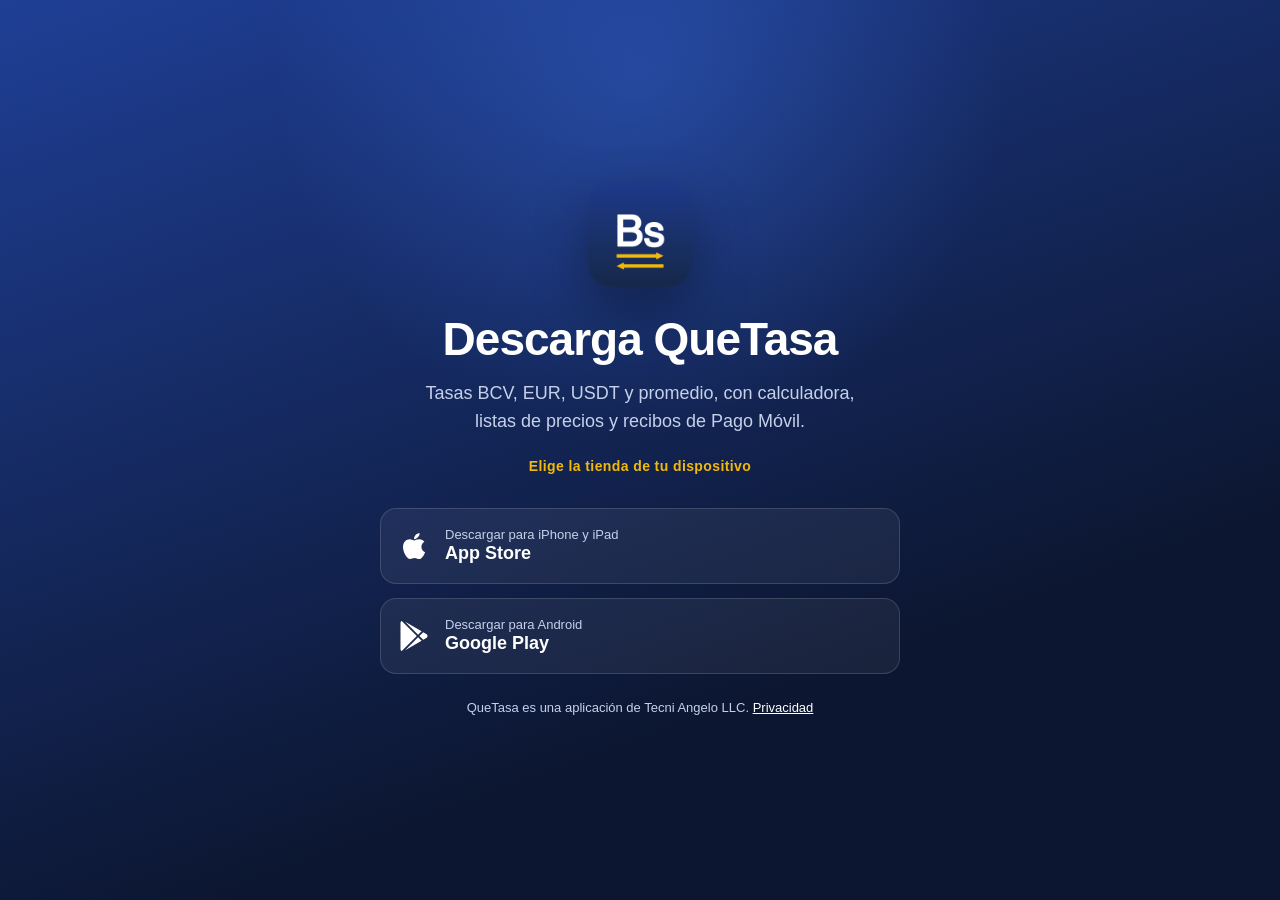
<file: quetasa/index.html>
<!doctype html>
<html lang="es">
  <head>
    <meta charset="utf-8" />
    <meta name="viewport" content="width=device-width, initial-scale=1" />
    <meta name="theme-color" content="#0c1630" />
    <title>Descargar QueTasa — iPhone y Android</title>
    <meta
      name="description"
      content="Descarga QueTasa para iPhone o Android. Te enviaremos automáticamente a la tienda correcta para tu dispositivo."
    />
    <link rel="canonical" href="https://tecniangelo.com/quetasa/" />
    <link rel="icon" href="../favicon.png" />
    <meta property="og:title" content="Descargar QueTasa" />
    <meta
      property="og:description"
      content="Tasas BCV, EUR, USDT y promedio. Disponible para iPhone y Android."
    />
    <meta property="og:type" content="website" />
    <meta property="og:url" content="https://tecniangelo.com/quetasa/" />
    <style>
      :root {
        color-scheme: dark;
        --navy-top: #1f3f96;
        --navy-bot: #0c1630;
        --gold: #f0b90b;
        --white: #ffffff;
        --sub: #c5d1ea;
        --card: rgba(255, 255, 255, 0.06);
        --border: rgba(255, 255, 255, 0.14);
      }

      * {
        box-sizing: border-box;
        margin: 0;
        padding: 0;
      }

      body {
        min-height: 100svh;
        display: grid;
        place-items: center;
        padding: 32px 20px;
        font-family:
          -apple-system, BlinkMacSystemFont, "Segoe UI", Roboto, Helvetica,
          Arial, sans-serif;
        color: var(--white);
        background:
          radial-gradient(circle at 50% 8%, rgba(56, 105, 218, 0.42), transparent 35%),
          linear-gradient(160deg, var(--navy-top), var(--navy-bot) 72%);
        -webkit-font-smoothing: antialiased;
      }

      main {
        width: min(100%, 520px);
        text-align: center;
      }

      .icon {
        width: 104px;
        height: 104px;
        border-radius: 24px;
        box-shadow: 0 22px 54px rgba(0, 0, 0, 0.34);
      }

      h1 {
        margin-top: 24px;
        font-size: clamp(32px, 8vw, 46px);
        line-height: 1.08;
        letter-spacing: -1px;
      }

      .lead {
        max-width: 430px;
        margin: 16px auto 0;
        color: var(--sub);
        font-size: 18px;
        line-height: 1.55;
      }

      .status {
        min-height: 28px;
        margin-top: 22px;
        color: var(--gold);
        font-size: 14px;
        font-weight: 700;
        letter-spacing: 0.4px;
      }

      .stores {
        display: grid;
        gap: 14px;
        margin-top: 22px;
      }

      .store {
        display: flex;
        align-items: center;
        gap: 16px;
        min-height: 76px;
        padding: 14px 18px;
        color: var(--white);
        text-align: left;
        text-decoration: none;
        background: var(--card);
        border: 1px solid var(--border);
        border-radius: 16px;
        transition:
          transform 160ms ease,
          border-color 160ms ease,
          background 160ms ease;
      }

      .store:hover,
      .store:focus-visible {
        transform: translateY(-2px);
        border-color: var(--gold);
        background: rgba(255, 255, 255, 0.1);
      }

      .store:focus-visible {
        outline: 2px solid var(--gold);
        outline-offset: 3px;
      }

      .store svg {
        width: 30px;
        height: 30px;
        flex: 0 0 auto;
        fill: currentColor;
      }

      .store small {
        display: block;
        color: var(--sub);
        font-size: 13px;
      }

      .store strong {
        display: block;
        margin-top: 1px;
        font-size: 18px;
      }

      .note {
        margin-top: 24px;
        color: var(--sub);
        font-size: 13px;
        line-height: 1.5;
      }

      .note a {
        color: var(--white);
      }
    </style>
    <script>
      (() => {
        const APP_STORE =
          "https://apps.apple.com/us/app/quetasa/id6781491111";
        const PLAY_STORE =
          "https://play.google.com/store/apps/details?id=com.tecniangelo.quetasa";
        const parameters = new URLSearchParams(window.location.search);

        if (parameters.get("choose") === "1") return;

        const userAgent = navigator.userAgent || "";
        const platform =
          navigator.userAgentData?.platform || navigator.platform || "";
        const isIPadOS =
          platform === "MacIntel" && navigator.maxTouchPoints > 1;
        const isIOS = /iPad|iPhone|iPod/i.test(userAgent) || isIPadOS;
        const isAndroid =
          /Android/i.test(userAgent) || /Android/i.test(platform);
        const destination = isIOS
          ? APP_STORE
          : isAndroid
            ? PLAY_STORE
            : null;

        if (destination) {
          document.addEventListener("DOMContentLoaded", () => {
            const status = document.querySelector("[data-status]");
            if (status) status.textContent = "Abriendo la tienda correcta…";
          });
          window.location.replace(destination);
        }
      })();
    </script>
  </head>
  <body>
    <main>
      <img class="icon" src="../icon.png" alt="" width="104" height="104" />
      <h1>Descarga QueTasa</h1>
      <p class="lead">
        Tasas BCV, EUR, USDT y promedio, con calculadora, listas de precios y
        recibos de Pago Móvil.
      </p>
      <p class="status" data-status>Elige la tienda de tu dispositivo</p>

      <div class="stores">
        <a
          class="store"
          href="https://apps.apple.com/us/app/quetasa/id6781491111"
          rel="noopener noreferrer"
          aria-label="Descargar QueTasa en el App Store"
        >
          <svg aria-hidden="true" viewBox="0 0 384 512">
            <path d="M319.1 268.7c-.2-36.7 16.4-64.4 50-84.8-18.8-26.9-47.2-41.7-84.7-44.6-35.5-2.8-74.3 20.7-88.5 20.7-15 0-49.4-19.7-76.4-19.7-55.8 .9-115.1 44.5-115.1 133.2 0 26.2 4.8 53.3 14.4 81.2 12.8 36.7 59 126.7 107.2 125.2 25.2-.6 43-17.9 75.8-17.9 31.8 0 48.3 17.9 76.4 17.9 48.6-.7 90.4-82.5 102.6-119.3-65.2-30.7-61.7-90-61.7-91.9zM262.5 104.5c27.3-32.4 24.8-61.9 24-72.5-24.1 1.4-52 16.4-67.9 34.9-17.5 19.8-27.8 44.3-25.6 71.9 26.1 2 49.9-11.4 69.5-34.3z" />
          </svg>
          <span>
            <small>Descargar para iPhone y iPad</small>
            <strong>App Store</strong>
          </span>
        </a>

        <a
          class="store"
          href="https://play.google.com/store/apps/details?id=com.tecniangelo.quetasa"
          rel="noopener noreferrer"
          aria-label="Descargar QueTasa en Google Play"
        >
          <svg aria-hidden="true" viewBox="0 0 448 512">
            <path d="M293.6 234.3L72.9 13 353.7 174.2 293.6 234.3zM15.3 0C2.3 6.8-6.4 19.2-6.4 35.3l0 441.3c0 16.1 8.7 28.5 21.7 35.3L271.9 255.9 15.3 0zM440.5 225.6l-58.9-34.1-65.7 64.5 65.7 64.5 60.1-34.1c18-14.3 18-46.5-1.2-60.8zM72.9 499L353.7 337.8 293.6 277.7 72.9 499z" />
          </svg>
          <span>
            <small>Descargar para Android</small>
            <strong>Google Play</strong>
          </span>
        </a>
      </div>

      <noscript>
        <p class="note">
          JavaScript está desactivado. Usa uno de los botones de tienda.
        </p>
      </noscript>

      <p class="note">
        QueTasa es una aplicación de Tecni Angelo LLC.
        <a href="/quetasa/privacy/">Privacidad</a>
      </p>
    </main>
  </body>
</html>
</file>
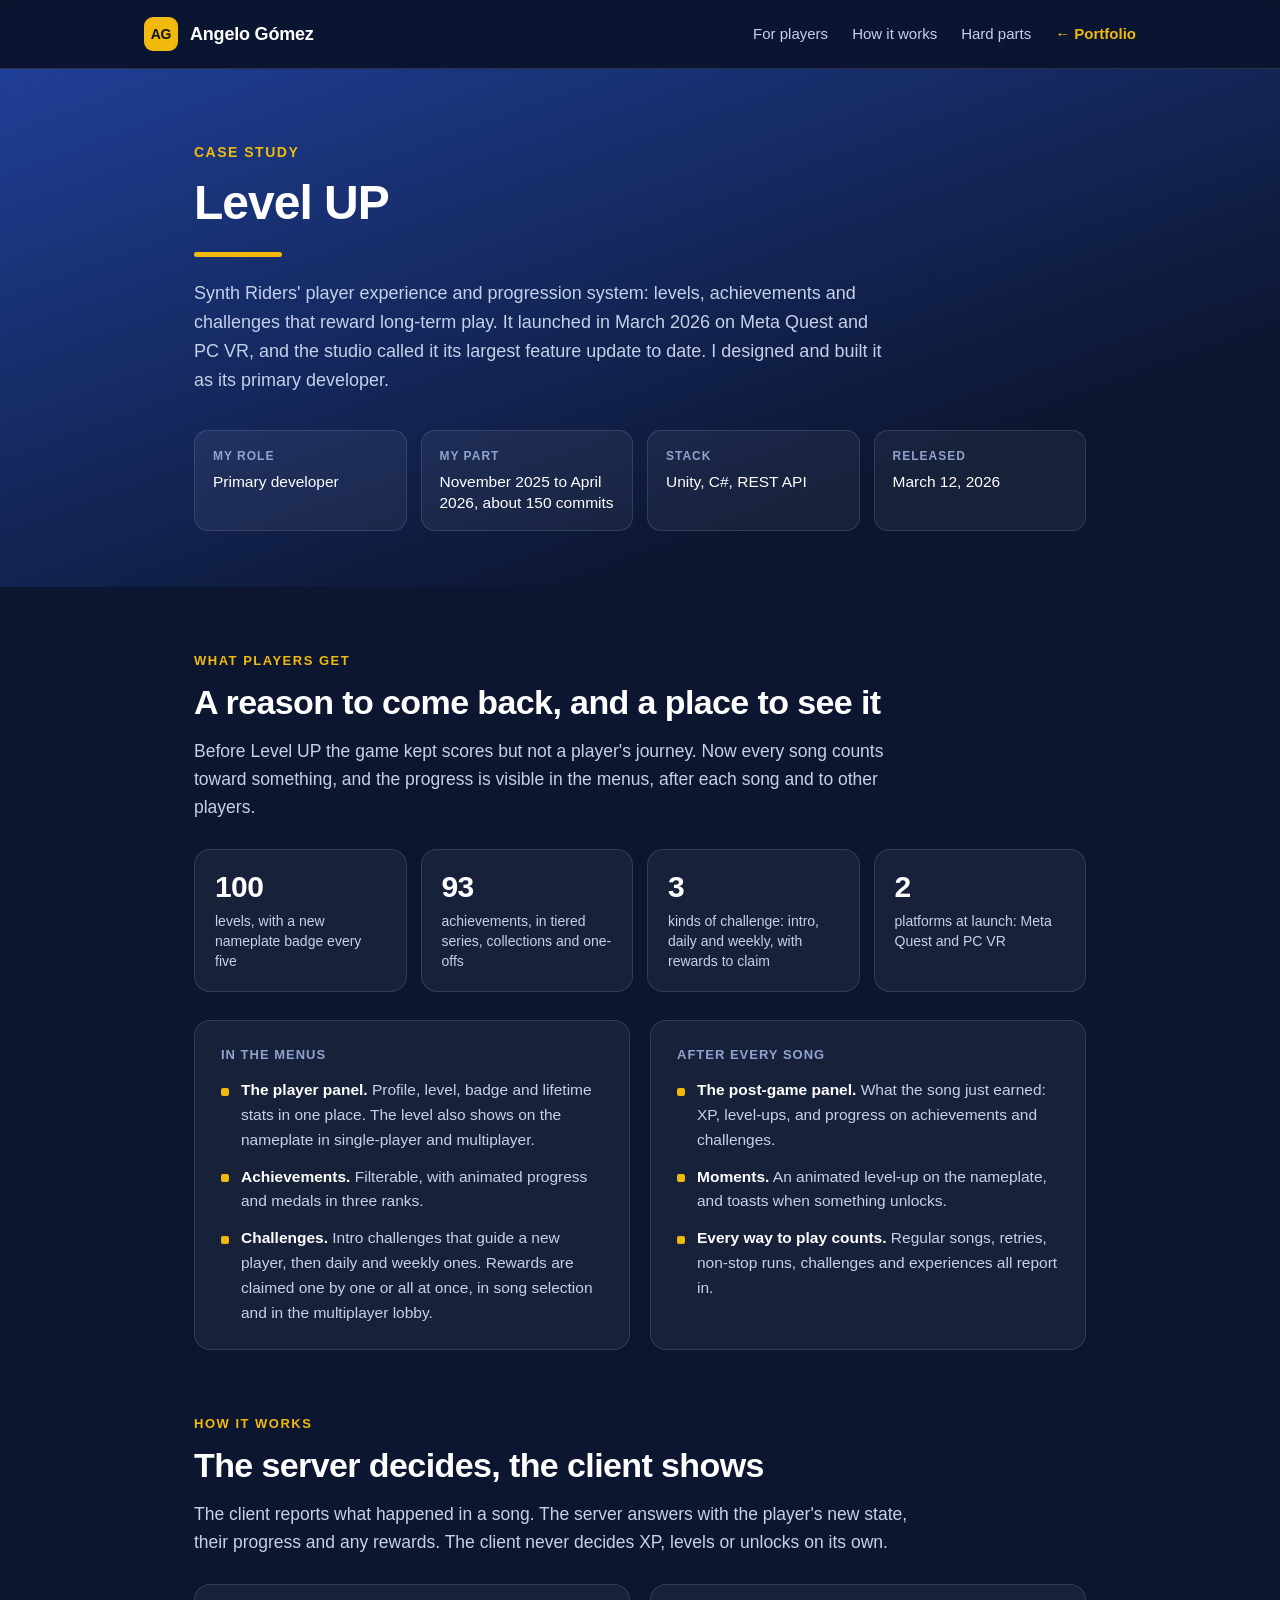
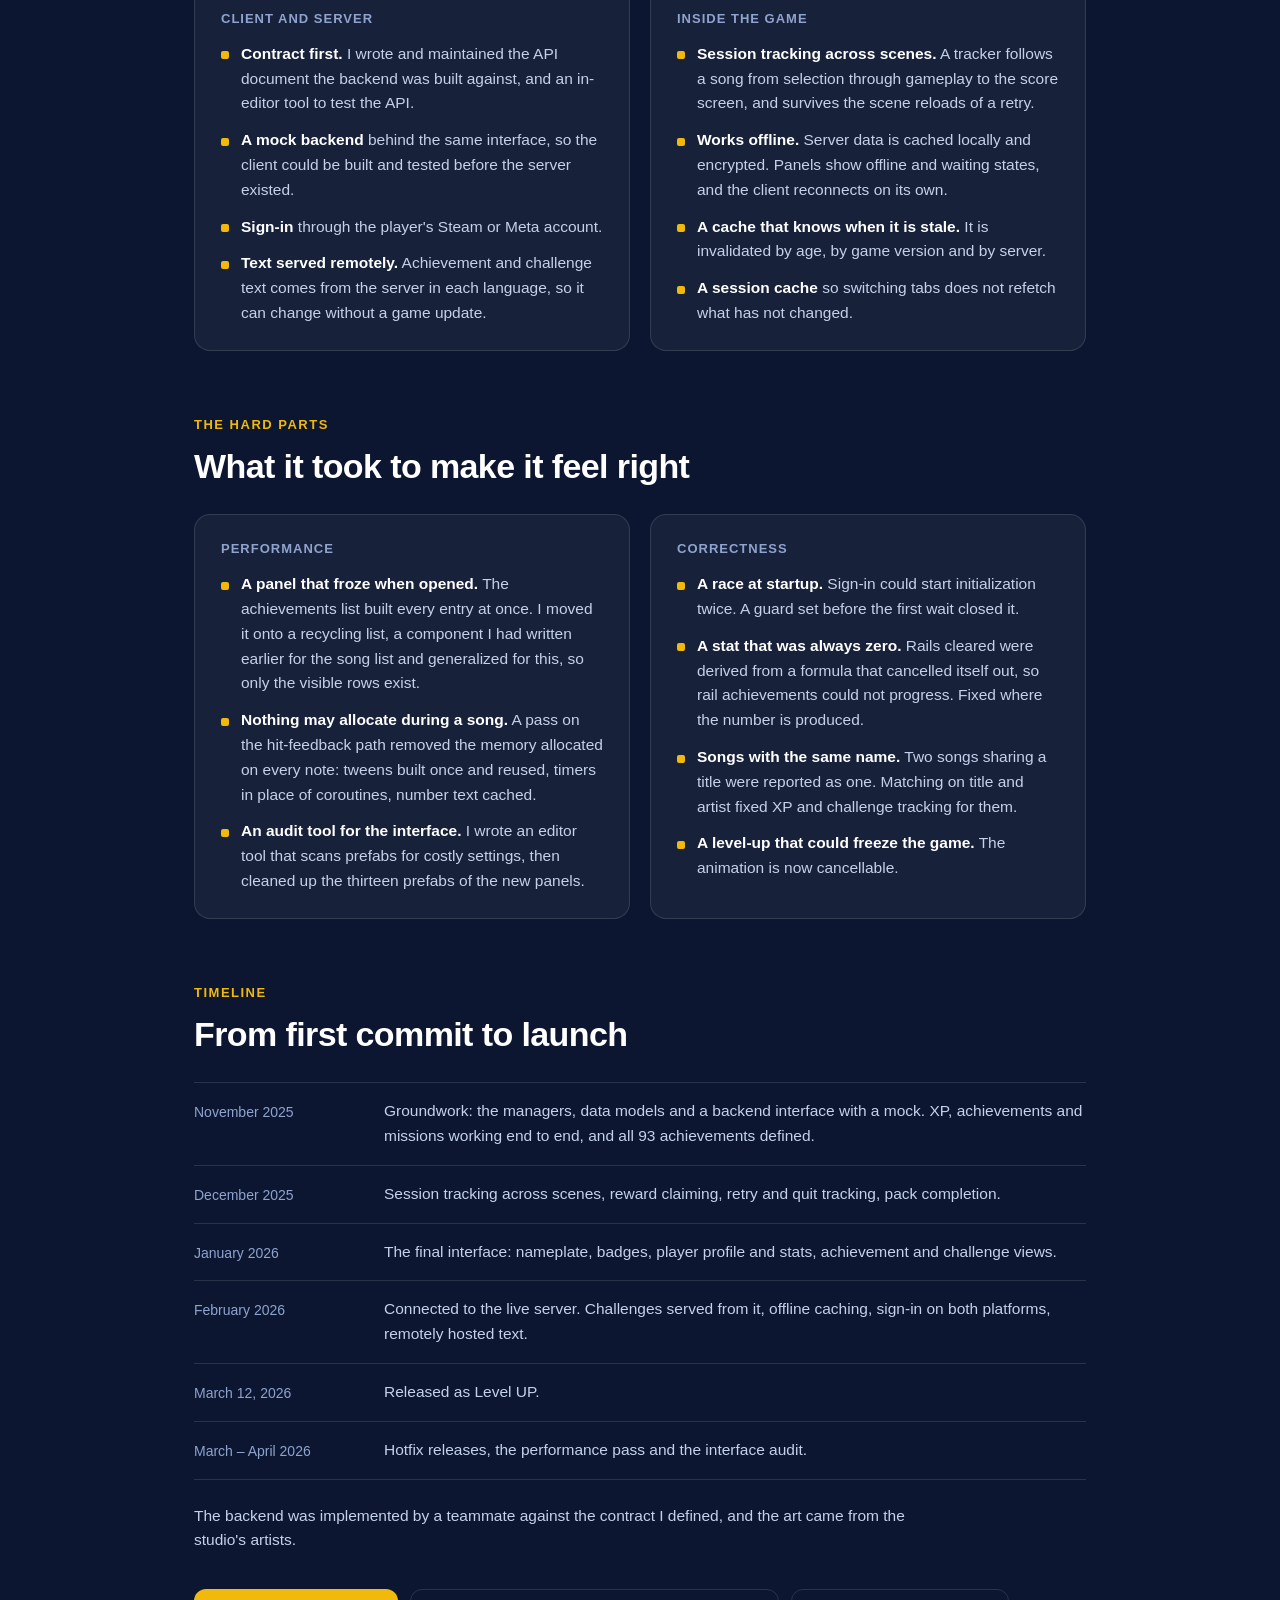
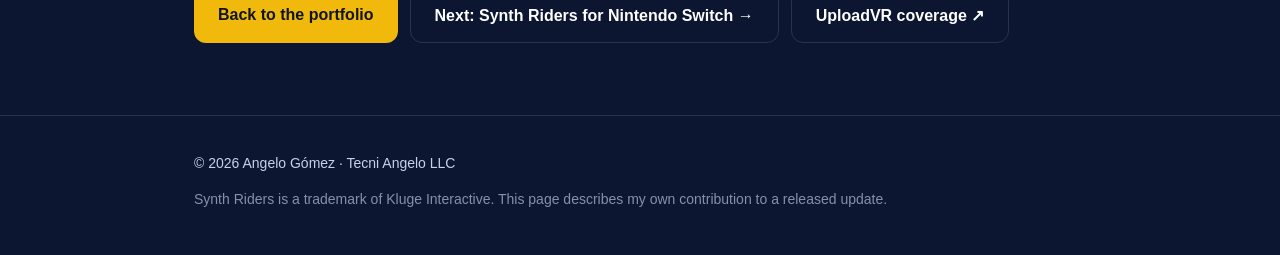
<file: portfolio/level-up/index.html>
<!DOCTYPE html>
<html lang="en">
<head>
  <meta charset="utf-8" />
  <meta name="viewport" content="width=device-width, initial-scale=1" />
  <meta name="theme-color" content="#0c1630" />
  <title>Level UP — case study · Angelo Gómez</title>
  <meta name="description" content="Case study: Level UP, the player experience and progression system Angelo Gómez designed and built for Synth Riders. Levels, 93 achievements, challenges, and a server-authoritative client." />
  <link rel="canonical" href="https://tecniangelo.com/portfolio/level-up/" />
  <link rel="icon" href="../../favicon.png" />
  <meta property="og:title" content="Level UP — case study" />
  <meta property="og:description" content="The player experience and progression system of Synth Riders: levels, 93 achievements and challenges, with the server as the source of truth." />
  <meta property="og:type" content="article" />
  <meta property="og:url" content="https://tecniangelo.com/portfolio/level-up/" />
  <style>
    :root {
      --navy-top: #1f3f96;
      --navy-bot: #0c1630;
      --gold: #f0b90b;
      --white: #ffffff;
      --sub: #c5d1ea;
      --dim: #8fa3cf;
      --card: rgba(255, 255, 255, 0.05);
      --border: rgba(255, 255, 255, 0.12);
    }
    * { box-sizing: border-box; margin: 0; padding: 0; }
    html { scroll-behavior: smooth; scroll-padding-top: 84px; }
    @media (prefers-reduced-motion: reduce) { html { scroll-behavior: auto; } }
    body {
      font-family: -apple-system, BlinkMacSystemFont, "Segoe UI", Roboto, Helvetica, Arial, sans-serif;
      background: var(--navy-bot);
      color: var(--white);
      line-height: 1.6;
      -webkit-font-smoothing: antialiased;
    }
    a { color: inherit; text-decoration: none; }
    a:focus-visible { outline: 2px solid var(--gold); outline-offset: 3px; border-radius: 6px; }
    .wrap { max-width: 940px; margin: 0 auto; padding: 0 24px; }
    h1, h2, h3 { text-wrap: balance; }

    header {
      position: sticky; top: 0; z-index: 10;
      background: rgba(12, 22, 48, 0.85);
      backdrop-filter: saturate(180%) blur(12px);
      -webkit-backdrop-filter: saturate(180%) blur(12px);
      border-bottom: 1px solid var(--border);
    }
    .nav { display: flex; align-items: center; justify-content: space-between; gap: 16px; height: 68px; max-width: 1040px; }
    .brand { display: flex; align-items: center; gap: 12px; font-weight: 700; font-size: 18px; letter-spacing: -0.2px; white-space: nowrap; }
    .brand .mono {
      width: 34px; height: 34px; border-radius: 9px; flex: 0 0 auto;
      display: grid; place-items: center;
      background: var(--gold); color: #10151b;
      font-size: 14px; font-weight: 800; letter-spacing: -0.3px;
    }
    .nav-links { display: flex; align-items: center; gap: 24px; font-size: 15px; color: var(--sub); }
    .nav-links a:hover { color: var(--white); }
    .nav-links .nav-cta { color: var(--gold); font-weight: 700; white-space: nowrap; }
    @media (max-width: 760px) { .nav-links a:not(.nav-cta) { display: none; } }

    .hero { background: linear-gradient(160deg, var(--navy-top) 0%, var(--navy-bot) 75%); padding: 72px 0 56px; }
    .eyebrow { color: var(--gold); font-weight: 700; font-size: 14px; letter-spacing: 1.5px; text-transform: uppercase; }
    .hero h1 { font-size: clamp(32px, 5vw, 48px); line-height: 1.1; letter-spacing: -1px; margin: 14px 0 0; }
    .divider { width: 88px; height: 5px; background: var(--gold); border-radius: 3px; margin: 22px 0; }
    .hero p { font-size: 18px; color: var(--sub); max-width: 700px; }

    .facts { display: grid; grid-template-columns: repeat(4, 1fr); gap: 14px; margin-top: 36px; }
    @media (max-width: 760px) { .facts { grid-template-columns: repeat(2, 1fr); } }
    .fact { background: var(--card); border: 1px solid var(--border); border-radius: 14px; padding: 16px 18px; }
    .fact dt { font-size: 12px; letter-spacing: 1px; text-transform: uppercase; color: var(--dim); font-weight: 700; }
    .fact dd { margin-top: 4px; font-size: 15.5px; line-height: 1.4; }

    section { padding: 64px 0 0; }
    .section-title { font-size: 13px; letter-spacing: 1.5px; text-transform: uppercase; color: var(--gold); font-weight: 700; margin-bottom: 10px; }
    h2 { font-size: clamp(25px, 3.4vw, 34px); line-height: 1.2; letter-spacing: -0.6px; margin-bottom: 14px; }
    .lead { color: var(--sub); font-size: 17.5px; max-width: 720px; }

    .cols { display: grid; grid-template-columns: 1fr 1fr; gap: 20px; margin-top: 28px; }
    @media (max-width: 760px) { .cols { grid-template-columns: 1fr; } }
    .panel { background: var(--card); border: 1px solid var(--border); border-radius: 16px; padding: 24px 26px; }
    .panel.wide { grid-column: 1 / -1; }
    .panel h3 { font-size: 13px; letter-spacing: 1px; text-transform: uppercase; color: var(--dim); margin-bottom: 12px; }
    .panel ul { list-style: none; display: grid; gap: 12px; }
    .panel li { color: var(--sub); font-size: 15.5px; padding-left: 20px; position: relative; }
    .panel li::before { content: ""; position: absolute; left: 0; top: 0.62em; width: 8px; height: 8px; border-radius: 2px; background: var(--gold); }
    .panel li b { color: var(--white); font-weight: 600; }

    .numbers { display: grid; grid-template-columns: repeat(4, 1fr); gap: 14px; margin-top: 28px; }
    @media (max-width: 760px) { .numbers { grid-template-columns: repeat(2, 1fr); } }
    .number { background: var(--card); border: 1px solid var(--border); border-radius: 16px; padding: 20px; }
    .number b { display: block; font-size: 30px; line-height: 1.1; letter-spacing: -0.6px; font-variant-numeric: tabular-nums; }
    .number span { display: block; margin-top: 8px; color: var(--sub); font-size: 14px; line-height: 1.45; }

    .video { margin-top: 24px; aspect-ratio: 16 / 9; border-radius: 16px; overflow: hidden; border: 1px solid var(--border); background: #060b18; }
    .video iframe { width: 100%; height: 100%; border: 0; display: block; }

    .timeline { margin-top: 28px; border-top: 1px solid var(--border); }
    .row { display: grid; grid-template-columns: 170px 1fr; gap: 20px; padding: 16px 0; border-bottom: 1px solid var(--border); }
    .row .when { color: var(--dim); font-size: 14px; font-variant-numeric: tabular-nums; padding-top: 2px; }
    .row span { color: var(--sub); font-size: 15.5px; }
    @media (max-width: 560px) { .row { grid-template-columns: 1fr; gap: 2px; } }

    .credit { margin-top: 24px; color: var(--sub); font-size: 15.5px; max-width: 720px; }
    .back { display: flex; flex-wrap: wrap; gap: 12px; margin-top: 36px; }
    .btn { display: inline-block; background: var(--gold); color: #10151b; font-weight: 700; padding: 13px 24px; border-radius: 12px; white-space: nowrap; }
    .btn:hover { filter: brightness(1.06); }
    .btn.secondary { background: transparent; color: var(--white); border: 1px solid var(--border); }
    .btn.secondary:hover { border-color: var(--gold); filter: none; }

    footer { border-top: 1px solid var(--border); padding: 36px 0 44px; color: var(--sub); font-size: 14px; margin-top: 72px; }
    .fine { margin-top: 14px; opacity: 0.65; max-width: 760px; }
  </style>
</head>
<body>
  <header>
    <div class="wrap nav">
      <a href="../" class="brand"><span class="mono" aria-hidden="true">AG</span>Angelo Gómez</a>
      <nav class="nav-links" aria-label="Sections">
        <a href="#players">For players</a>
        <a href="#how">How it works</a>
        <a href="#hard">Hard parts</a>
        <a href="../" class="nav-cta">← Portfolio</a>
      </nav>
    </div>
  </header>

  <main>
    <div class="hero">
      <div class="wrap">
        <div class="eyebrow">Case study</div>
        <h1>Level UP</h1>
        <div class="divider"></div>
        <p>Synth Riders' player experience and progression system: levels, achievements and challenges that reward long-term play. It launched in March 2026 on Meta Quest and PC VR, and the studio called it its largest feature update to date. I designed and built it as its primary developer.</p>
        <dl class="facts">
          <div class="fact"><dt>My role</dt><dd>Primary developer</dd></div>
          <div class="fact"><dt>My part</dt><dd>November 2025 to April 2026, about 150 commits</dd></div>
          <div class="fact"><dt>Stack</dt><dd>Unity, C#, REST API</dd></div>
          <div class="fact"><dt>Released</dt><dd>March 12, 2026</dd></div>
        </dl>
      </div>
    </div>

    <!-- For players -->
    <section id="players">
      <div class="wrap">
        <div class="section-title">What players get</div>
        <h2>A reason to come back, and a place to see it</h2>
        <p class="lead">Before Level UP the game kept scores but not a player's journey. Now every song counts toward something, and the progress is visible in the menus, after each song and to other players.</p>
        <div class="numbers">
          <div class="number"><b>100</b><span>levels, with a new nameplate badge every five</span></div>
          <div class="number"><b>93</b><span>achievements, in tiered series, collections and one-offs</span></div>
          <div class="number"><b>3</b><span>kinds of challenge: intro, daily and weekly, with rewards to claim</span></div>
          <div class="number"><b>2</b><span>platforms at launch: Meta Quest and PC VR</span></div>
        </div>
        <div class="video" data-video="tour" data-title="A tour of Level UP in Synth Riders"></div>
        <div class="cols">
          <div class="panel">
            <h3>In the menus</h3>
            <ul>
              <li><b>The player panel.</b> Profile, level, badge and lifetime stats in one place. The level also shows on the nameplate in single-player and multiplayer.</li>
              <li><b>Achievements.</b> Filterable, with animated progress and medals in three ranks.</li>
              <li><b>Challenges.</b> Intro challenges that guide a new player, then daily and weekly ones. Rewards are claimed one by one or all at once, in song selection and in the multiplayer lobby.</li>
            </ul>
          </div>
          <div class="panel">
            <h3>After every song</h3>
            <ul>
              <li><b>The post-game panel.</b> What the song just earned: XP, level-ups, and progress on achievements and challenges.</li>
              <li><b>Moments.</b> An animated level-up on the nameplate, and toasts when something unlocks.</li>
              <li><b>Every way to play counts.</b> Regular songs, retries, non-stop runs, challenges and experiences all report in.</li>
            </ul>
          </div>
        </div>
      </div>
    </section>

    <!-- How it works -->
    <section id="how">
      <div class="wrap">
        <div class="section-title">How it works</div>
        <h2>The server decides, the client shows</h2>
        <p class="lead">The client reports what happened in a song. The server answers with the player's new state, their progress and any rewards. The client never decides XP, levels or unlocks on its own.</p>
        <div class="video" data-video="postgame" data-title="Earning XP and levelling up after a song in Synth Riders"></div>
        <div class="cols">
          <div class="panel">
            <h3>Client and server</h3>
            <ul>
              <li><b>Contract first.</b> I wrote and maintained the API document the backend was built against, and an in-editor tool to test the API.</li>
              <li><b>A mock backend</b> behind the same interface, so the client could be built and tested before the server existed.</li>
              <li><b>Sign-in</b> through the player's Steam or Meta account.</li>
              <li><b>Text served remotely.</b> Achievement and challenge text comes from the server in each language, so it can change without a game update.</li>
            </ul>
          </div>
          <div class="panel">
            <h3>Inside the game</h3>
            <ul>
              <li><b>Session tracking across scenes.</b> A tracker follows a song from selection through gameplay to the score screen, and survives the scene reloads of a retry.</li>
              <li><b>Works offline.</b> Server data is cached locally and encrypted. Panels show offline and waiting states, and the client reconnects on its own.</li>
              <li><b>A cache that knows when it is stale.</b> It is invalidated by age, by game version and by server.</li>
              <li><b>A session cache</b> so switching tabs does not refetch what has not changed.</li>
            </ul>
          </div>
        </div>
      </div>
    </section>

    <!-- Hard parts -->
    <section id="hard">
      <div class="wrap">
        <div class="section-title">The hard parts</div>
        <h2>What it took to make it feel right</h2>
        <div class="cols">
          <div class="panel">
            <h3>Performance</h3>
            <ul>
              <li><b>A panel that froze when opened.</b> The achievements list built every entry at once. I moved it onto a recycling list, a component I had written earlier for the song list and generalized for this, so only the visible rows exist.</li>
              <li><b>Nothing may allocate during a song.</b> A pass on the hit-feedback path removed the memory allocated on every note: tweens built once and reused, timers in place of coroutines, number text cached.</li>
              <li><b>An audit tool for the interface.</b> I wrote an editor tool that scans prefabs for costly settings, then cleaned up the thirteen prefabs of the new panels.</li>
            </ul>
          </div>
          <div class="panel">
            <h3>Correctness</h3>
            <ul>
              <li><b>A race at startup.</b> Sign-in could start initialization twice. A guard set before the first wait closed it.</li>
              <li><b>A stat that was always zero.</b> Rails cleared were derived from a formula that cancelled itself out, so rail achievements could not progress. Fixed where the number is produced.</li>
              <li><b>Songs with the same name.</b> Two songs sharing a title were reported as one. Matching on title and artist fixed XP and challenge tracking for them.</li>
              <li><b>A level-up that could freeze the game.</b> The animation is now cancellable.</li>
            </ul>
          </div>
        </div>
      </div>
    </section>

    <!-- Timeline -->
    <section id="timeline">
      <div class="wrap">
        <div class="section-title">Timeline</div>
        <h2>From first commit to launch</h2>
        <div class="timeline">
          <div class="row"><div class="when">November 2025</div><span>Groundwork: the managers, data models and a backend interface with a mock. XP, achievements and missions working end to end, and all 93 achievements defined.</span></div>
          <div class="row"><div class="when">December 2025</div><span>Session tracking across scenes, reward claiming, retry and quit tracking, pack completion.</span></div>
          <div class="row"><div class="when">January 2026</div><span>The final interface: nameplate, badges, player profile and stats, achievement and challenge views.</span></div>
          <div class="row"><div class="when">February 2026</div><span>Connected to the live server. Challenges served from it, offline caching, sign-in on both platforms, remotely hosted text.</span></div>
          <div class="row"><div class="when">March 12, 2026</div><span>Released as Level UP.</span></div>
          <div class="row"><div class="when">March – April 2026</div><span>Hotfix releases, the performance pass and the interface audit.</span></div>
        </div>
        <p class="credit">The backend was implemented by a teammate against the contract I defined, and the art came from the studio's artists.</p>
        <div class="back">
          <a class="btn" href="../">Back to the portfolio</a>
          <a class="btn secondary" href="../synth-riders-switch/">Next: Synth Riders for Nintendo Switch →</a>
          <a class="btn secondary" href="https://www.uploadvr.com/synth-riders-levels-up-with-new-progression-system/" target="_blank" rel="noopener noreferrer">UploadVR coverage ↗</a>
        </div>
      </div>
    </section>
  </main>

  <footer>
    <div class="wrap">
      <div>© 2026 Angelo Gómez · Tecni Angelo LLC</div>
      <div class="fine">Synth Riders is a trademark of Kluge Interactive. This page describes my own contribution to a released update.</div>
    </div>
  </footer>

  <script>
    // Unlisted YouTube video ids. A slot with an empty id is removed from the page.
    const VIDEOS = { tour: "", postgame: "" };
    for (const slot of document.querySelectorAll("[data-video]")) {
      const id = VIDEOS[slot.dataset.video];
      if (!id) { slot.remove(); continue; }
      const frame = document.createElement("iframe");
      frame.src = "https://www.youtube-nocookie.com/embed/" + encodeURIComponent(id) + "?rel=0";
      frame.title = slot.dataset.title;
      frame.loading = "lazy";
      frame.allow = "accelerometer; encrypted-media; gyroscope; picture-in-picture; fullscreen";
      frame.allowFullscreen = true;
      slot.appendChild(frame);
    }
  </script>
</body>
</html>
</file>
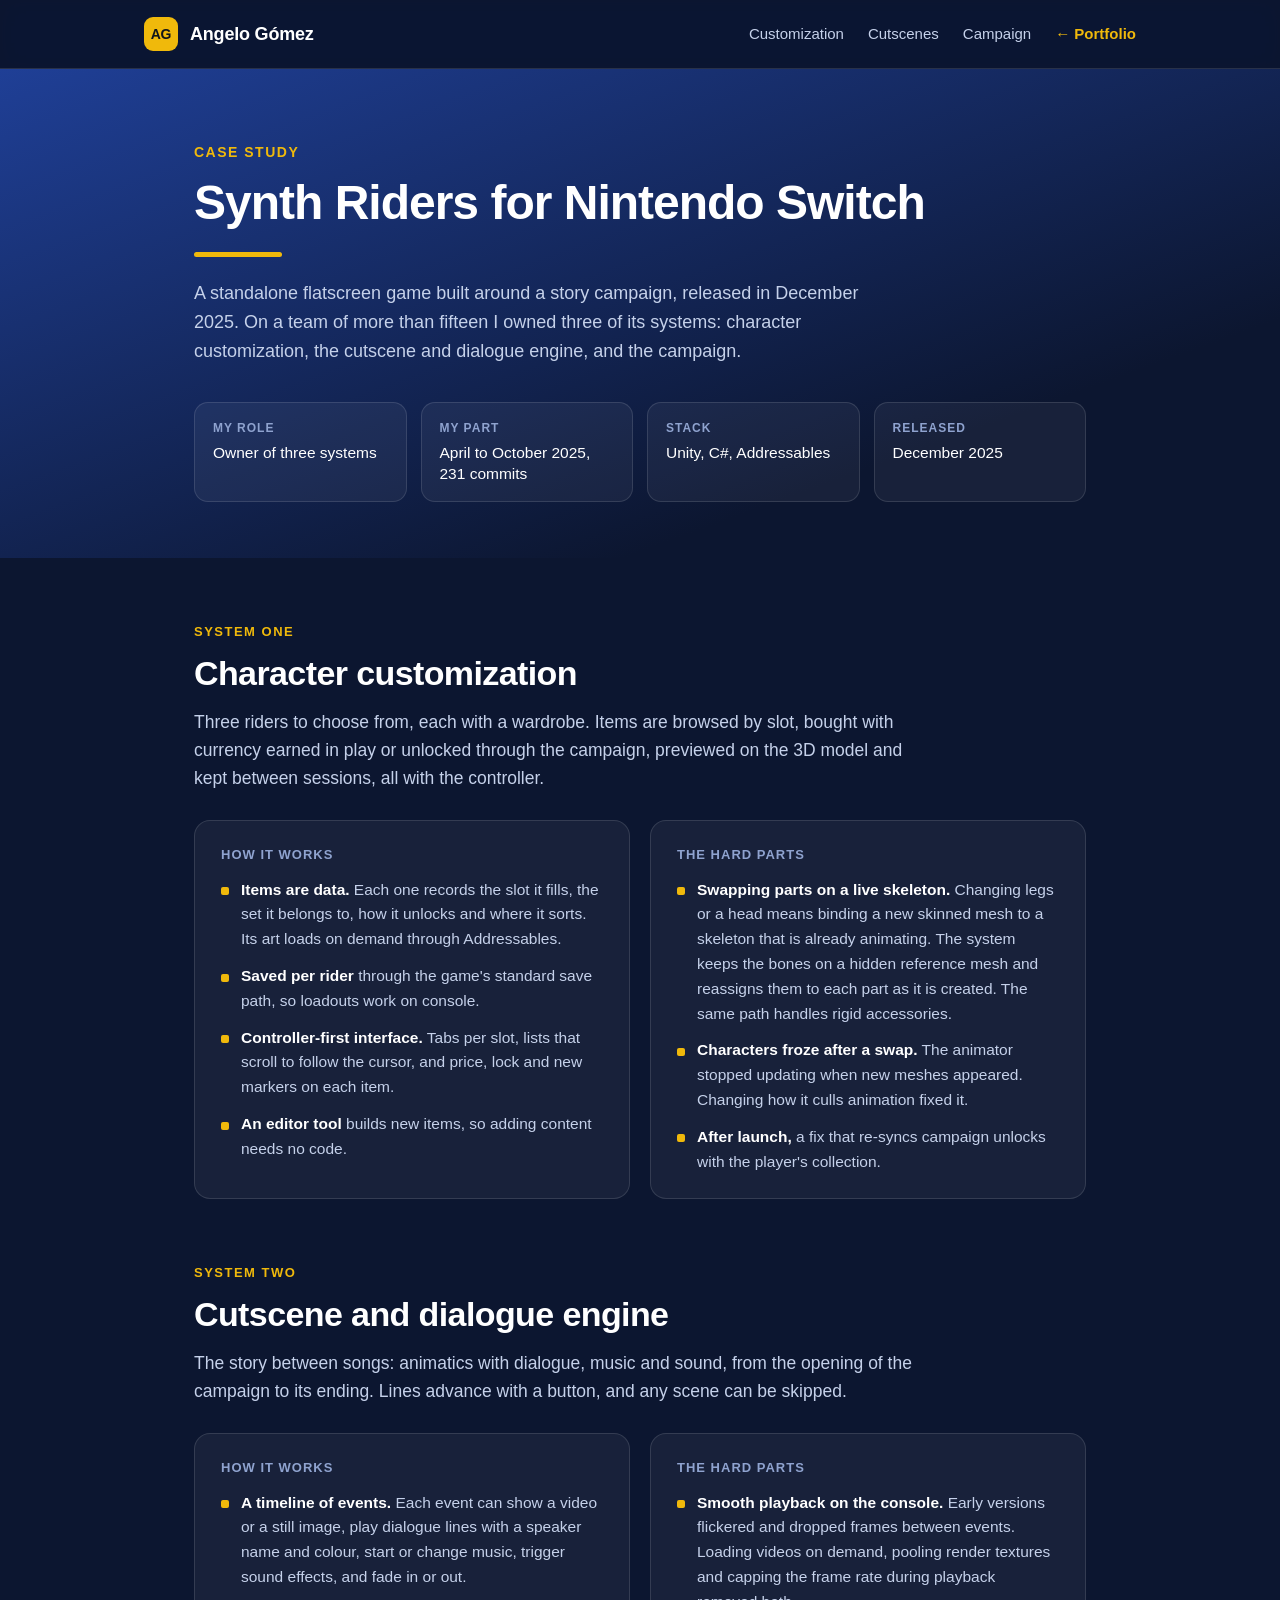
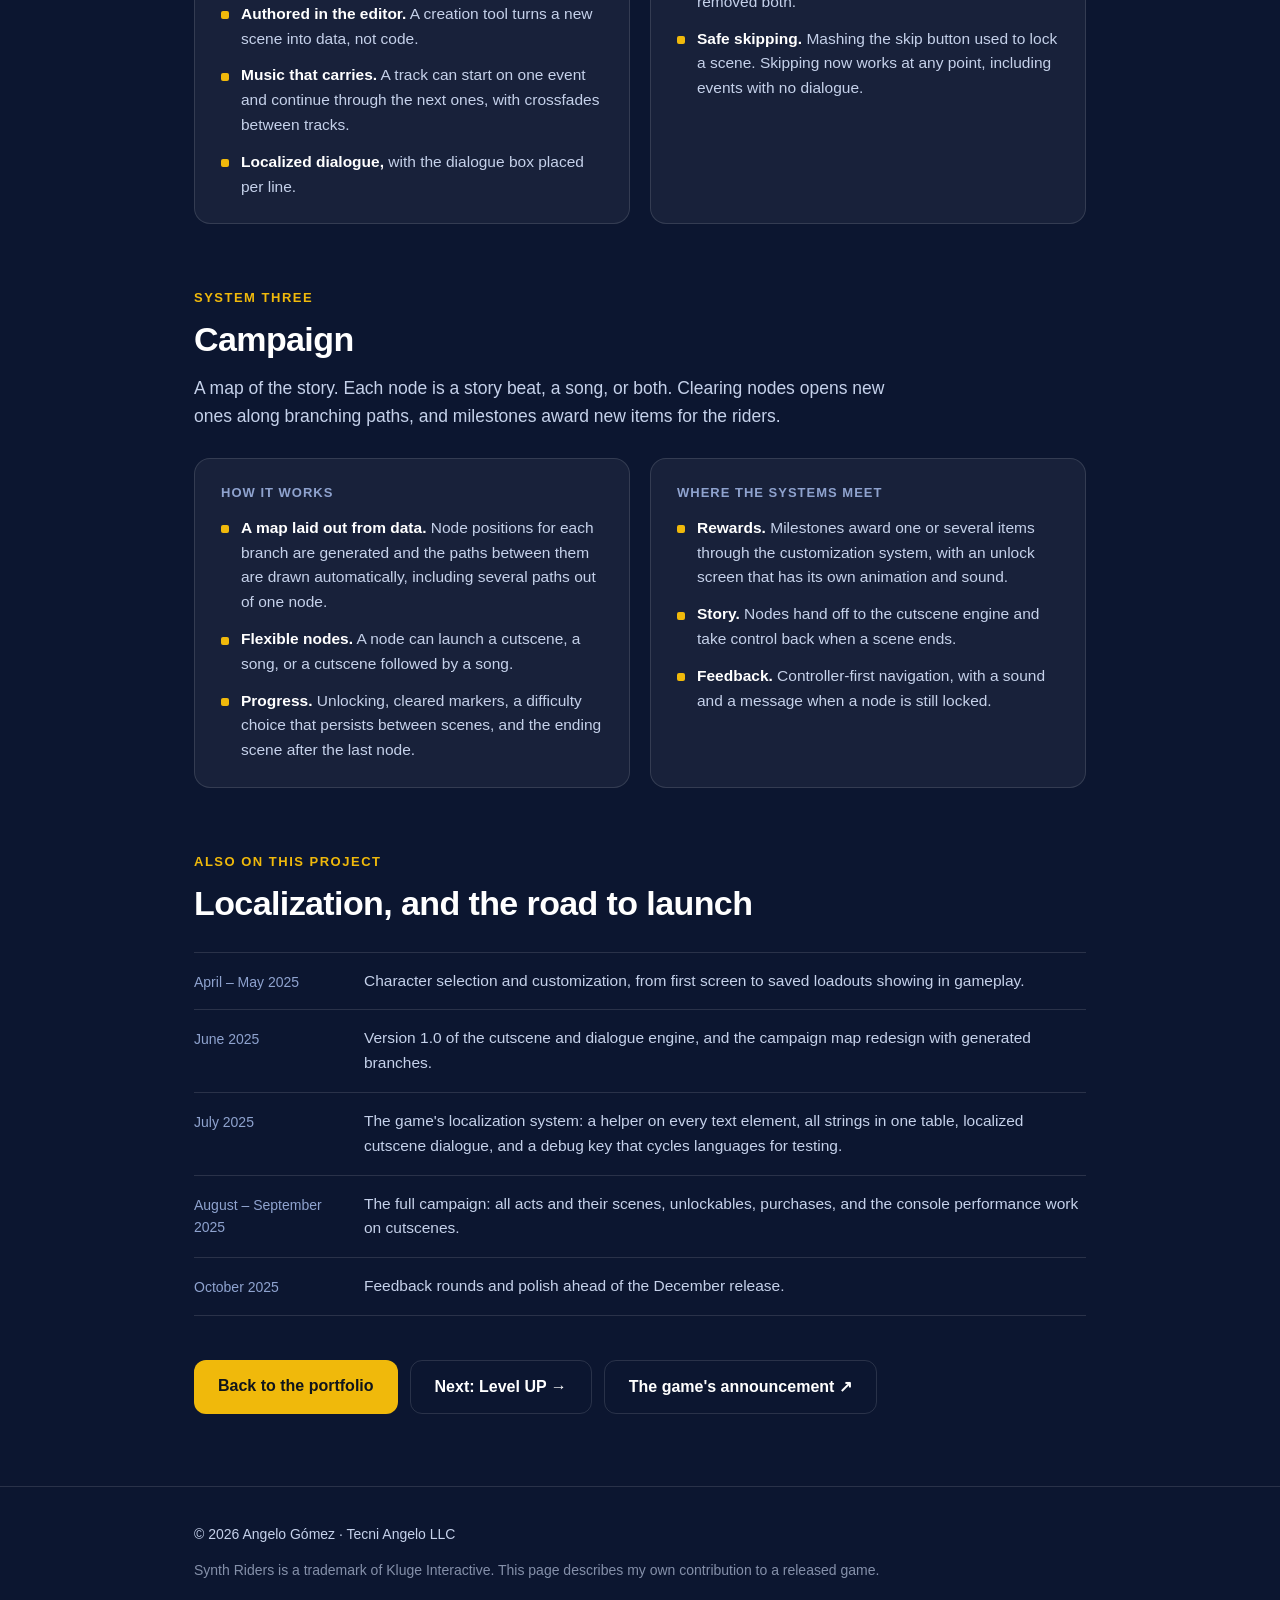
<file: portfolio/synth-riders-switch/index.html>
<!DOCTYPE html>
<html lang="en">
<head>
  <meta charset="utf-8" />
  <meta name="viewport" content="width=device-width, initial-scale=1" />
  <meta name="theme-color" content="#0c1630" />
  <title>Synth Riders for Nintendo Switch — case study · Angelo Gómez</title>
  <meta name="description" content="Case study: the character customization system, cutscene and dialogue engine, and campaign that Angelo Gómez built for Synth Riders on Nintendo Switch." />
  <link rel="canonical" href="https://tecniangelo.com/portfolio/synth-riders-switch/" />
  <link rel="icon" href="../../favicon.png" />
  <meta property="og:title" content="Synth Riders for Nintendo Switch — case study" />
  <meta property="og:description" content="Three systems on a standalone flatscreen game: character customization, the cutscene and dialogue engine, and the campaign." />
  <meta property="og:type" content="article" />
  <meta property="og:url" content="https://tecniangelo.com/portfolio/synth-riders-switch/" />
  <style>
    :root {
      --navy-top: #1f3f96;
      --navy-bot: #0c1630;
      --gold: #f0b90b;
      --white: #ffffff;
      --sub: #c5d1ea;
      --dim: #8fa3cf;
      --card: rgba(255, 255, 255, 0.05);
      --border: rgba(255, 255, 255, 0.12);
    }
    * { box-sizing: border-box; margin: 0; padding: 0; }
    html { scroll-behavior: smooth; scroll-padding-top: 84px; }
    @media (prefers-reduced-motion: reduce) { html { scroll-behavior: auto; } }
    body {
      font-family: -apple-system, BlinkMacSystemFont, "Segoe UI", Roboto, Helvetica, Arial, sans-serif;
      background: var(--navy-bot);
      color: var(--white);
      line-height: 1.6;
      -webkit-font-smoothing: antialiased;
    }
    a { color: inherit; text-decoration: none; }
    a:focus-visible { outline: 2px solid var(--gold); outline-offset: 3px; border-radius: 6px; }
    .wrap { max-width: 940px; margin: 0 auto; padding: 0 24px; }
    h1, h2, h3 { text-wrap: balance; }

    header {
      position: sticky; top: 0; z-index: 10;
      background: rgba(12, 22, 48, 0.85);
      backdrop-filter: saturate(180%) blur(12px);
      -webkit-backdrop-filter: saturate(180%) blur(12px);
      border-bottom: 1px solid var(--border);
    }
    .nav { display: flex; align-items: center; justify-content: space-between; gap: 16px; height: 68px; max-width: 1040px; }
    .brand { display: flex; align-items: center; gap: 12px; font-weight: 700; font-size: 18px; letter-spacing: -0.2px; white-space: nowrap; }
    .brand .mono {
      width: 34px; height: 34px; border-radius: 9px; flex: 0 0 auto;
      display: grid; place-items: center;
      background: var(--gold); color: #10151b;
      font-size: 14px; font-weight: 800; letter-spacing: -0.3px;
    }
    .nav-links { display: flex; align-items: center; gap: 24px; font-size: 15px; color: var(--sub); }
    .nav-links a:hover { color: var(--white); }
    .nav-links .nav-cta { color: var(--gold); font-weight: 700; white-space: nowrap; }
    @media (max-width: 760px) { .nav-links a:not(.nav-cta) { display: none; } }

    .hero { background: linear-gradient(160deg, var(--navy-top) 0%, var(--navy-bot) 75%); padding: 72px 0 56px; }
    .eyebrow { color: var(--gold); font-weight: 700; font-size: 14px; letter-spacing: 1.5px; text-transform: uppercase; }
    .hero h1 { font-size: clamp(32px, 5vw, 48px); line-height: 1.1; letter-spacing: -1px; margin: 14px 0 0; }
    .divider { width: 88px; height: 5px; background: var(--gold); border-radius: 3px; margin: 22px 0; }
    .hero p { font-size: 18px; color: var(--sub); max-width: 680px; }

    .facts { display: grid; grid-template-columns: repeat(4, 1fr); gap: 14px; margin-top: 36px; }
    @media (max-width: 760px) { .facts { grid-template-columns: repeat(2, 1fr); } }
    .fact { background: var(--card); border: 1px solid var(--border); border-radius: 14px; padding: 16px 18px; }
    .fact dt { font-size: 12px; letter-spacing: 1px; text-transform: uppercase; color: var(--dim); font-weight: 700; }
    .fact dd { margin-top: 4px; font-size: 15.5px; line-height: 1.4; }

    section { padding: 64px 0 0; }
    .section-title { font-size: 13px; letter-spacing: 1.5px; text-transform: uppercase; color: var(--gold); font-weight: 700; margin-bottom: 10px; }
    h2 { font-size: clamp(25px, 3.4vw, 34px); line-height: 1.2; letter-spacing: -0.6px; margin-bottom: 14px; }
    .lead { color: var(--sub); font-size: 17.5px; max-width: 720px; }

    .cols { display: grid; grid-template-columns: 1fr 1fr; gap: 20px; margin-top: 28px; }
    @media (max-width: 760px) { .cols { grid-template-columns: 1fr; } }
    .panel { background: var(--card); border: 1px solid var(--border); border-radius: 16px; padding: 24px 26px; }
    .panel.wide { grid-column: 1 / -1; }
    .panel h3 { font-size: 13px; letter-spacing: 1px; text-transform: uppercase; color: var(--dim); margin-bottom: 12px; }
    .panel p { color: var(--sub); font-size: 15.5px; }
    .panel ul { list-style: none; display: grid; gap: 12px; }
    .panel li { color: var(--sub); font-size: 15.5px; padding-left: 20px; position: relative; }
    .panel li::before { content: ""; position: absolute; left: 0; top: 0.62em; width: 8px; height: 8px; border-radius: 2px; background: var(--gold); }
    .panel li b { color: var(--white); font-weight: 600; }

    .video { margin-top: 20px; aspect-ratio: 16 / 9; border-radius: 16px; overflow: hidden; border: 1px solid var(--border); background: #060b18; }
    .video iframe { width: 100%; height: 100%; border: 0; display: block; }

    .timeline { margin-top: 28px; border-top: 1px solid var(--border); }
    .row { display: grid; grid-template-columns: 150px 1fr; gap: 20px; padding: 16px 0; border-bottom: 1px solid var(--border); }
    .row .when { color: var(--dim); font-size: 14px; font-variant-numeric: tabular-nums; padding-top: 2px; }
    .row span { color: var(--sub); font-size: 15.5px; }
    @media (max-width: 560px) { .row { grid-template-columns: 1fr; gap: 2px; } }

    .back { display: flex; flex-wrap: wrap; gap: 12px; margin-top: 44px; }
    .btn { display: inline-block; background: var(--gold); color: #10151b; font-weight: 700; padding: 13px 24px; border-radius: 12px; white-space: nowrap; }
    .btn:hover { filter: brightness(1.06); }
    .btn.secondary { background: transparent; color: var(--white); border: 1px solid var(--border); }
    .btn.secondary:hover { border-color: var(--gold); filter: none; }

    footer { border-top: 1px solid var(--border); padding: 36px 0 44px; color: var(--sub); font-size: 14px; margin-top: 72px; }
    .fine { margin-top: 14px; opacity: 0.65; max-width: 760px; }
  </style>
</head>
<body>
  <header>
    <div class="wrap nav">
      <a href="../" class="brand"><span class="mono" aria-hidden="true">AG</span>Angelo Gómez</a>
      <nav class="nav-links" aria-label="Sections">
        <a href="#customization">Customization</a>
        <a href="#cutscenes">Cutscenes</a>
        <a href="#campaign">Campaign</a>
        <a href="../" class="nav-cta">← Portfolio</a>
      </nav>
    </div>
  </header>

  <main>
    <div class="hero">
      <div class="wrap">
        <div class="eyebrow">Case study</div>
        <h1>Synth Riders for Nintendo Switch</h1>
        <div class="divider"></div>
        <p>A standalone flatscreen game built around a story campaign, released in December 2025. On a team of more than fifteen I owned three of its systems: character customization, the cutscene and dialogue engine, and the campaign.</p>
        <dl class="facts">
          <div class="fact"><dt>My role</dt><dd>Owner of three systems</dd></div>
          <div class="fact"><dt>My part</dt><dd>April to October 2025, 231 commits</dd></div>
          <div class="fact"><dt>Stack</dt><dd>Unity, C#, Addressables</dd></div>
          <div class="fact"><dt>Released</dt><dd>December 2025</dd></div>
        </dl>
      </div>
    </div>

    <!-- Customization -->
    <section id="customization">
      <div class="wrap">
        <div class="section-title">System one</div>
        <h2>Character customization</h2>
        <p class="lead">Three riders to choose from, each with a wardrobe. Items are browsed by slot, bought with currency earned in play or unlocked through the campaign, previewed on the 3D model and kept between sessions, all with the controller.</p>
        <div class="video" data-video="customization" data-title="Character customization in Synth Riders for Nintendo Switch"></div>
        <div class="cols">
          <div class="panel">
            <h3>How it works</h3>
            <ul>
              <li><b>Items are data.</b> Each one records the slot it fills, the set it belongs to, how it unlocks and where it sorts. Its art loads on demand through Addressables.</li>
              <li><b>Saved per rider</b> through the game's standard save path, so loadouts work on console.</li>
              <li><b>Controller-first interface.</b> Tabs per slot, lists that scroll to follow the cursor, and price, lock and new markers on each item.</li>
              <li><b>An editor tool</b> builds new items, so adding content needs no code.</li>
            </ul>
          </div>
          <div class="panel">
            <h3>The hard parts</h3>
            <ul>
              <li><b>Swapping parts on a live skeleton.</b> Changing legs or a head means binding a new skinned mesh to a skeleton that is already animating. The system keeps the bones on a hidden reference mesh and reassigns them to each part as it is created. The same path handles rigid accessories.</li>
              <li><b>Characters froze after a swap.</b> The animator stopped updating when new meshes appeared. Changing how it culls animation fixed it.</li>
              <li><b>After launch,</b> a fix that re-syncs campaign unlocks with the player's collection.</li>
            </ul>
          </div>
        </div>
      </div>
    </section>

    <!-- Cutscenes -->
    <section id="cutscenes">
      <div class="wrap">
        <div class="section-title">System two</div>
        <h2>Cutscene and dialogue engine</h2>
        <p class="lead">The story between songs: animatics with dialogue, music and sound, from the opening of the campaign to its ending. Lines advance with a button, and any scene can be skipped.</p>
        <div class="video" data-video="cutscenes" data-title="A cutscene in Synth Riders for Nintendo Switch"></div>
        <div class="cols">
          <div class="panel">
            <h3>How it works</h3>
            <ul>
              <li><b>A timeline of events.</b> Each event can show a video or a still image, play dialogue lines with a speaker name and colour, start or change music, trigger sound effects, and fade in or out.</li>
              <li><b>Authored in the editor.</b> A creation tool turns a new scene into data, not code.</li>
              <li><b>Music that carries.</b> A track can start on one event and continue through the next ones, with crossfades between tracks.</li>
              <li><b>Localized dialogue,</b> with the dialogue box placed per line.</li>
            </ul>
          </div>
          <div class="panel">
            <h3>The hard parts</h3>
            <ul>
              <li><b>Smooth playback on the console.</b> Early versions flickered and dropped frames between events. Loading videos on demand, pooling render textures and capping the frame rate during playback removed both.</li>
              <li><b>Safe skipping.</b> Mashing the skip button used to lock a scene. Skipping now works at any point, including events with no dialogue.</li>
            </ul>
          </div>
        </div>
      </div>
    </section>

    <!-- Campaign -->
    <section id="campaign">
      <div class="wrap">
        <div class="section-title">System three</div>
        <h2>Campaign</h2>
        <p class="lead">A map of the story. Each node is a story beat, a song, or both. Clearing nodes opens new ones along branching paths, and milestones award new items for the riders.</p>
        <div class="video" data-video="campaign" data-title="The campaign map in Synth Riders for Nintendo Switch"></div>
        <div class="cols">
          <div class="panel">
            <h3>How it works</h3>
            <ul>
              <li><b>A map laid out from data.</b> Node positions for each branch are generated and the paths between them are drawn automatically, including several paths out of one node.</li>
              <li><b>Flexible nodes.</b> A node can launch a cutscene, a song, or a cutscene followed by a song.</li>
              <li><b>Progress.</b> Unlocking, cleared markers, a difficulty choice that persists between scenes, and the ending scene after the last node.</li>
            </ul>
          </div>
          <div class="panel">
            <h3>Where the systems meet</h3>
            <ul>
              <li><b>Rewards.</b> Milestones award one or several items through the customization system, with an unlock screen that has its own animation and sound.</li>
              <li><b>Story.</b> Nodes hand off to the cutscene engine and take control back when a scene ends.</li>
              <li><b>Feedback.</b> Controller-first navigation, with a sound and a message when a node is still locked.</li>
            </ul>
          </div>
        </div>
      </div>
    </section>

    <!-- Also -->
    <section id="also">
      <div class="wrap">
        <div class="section-title">Also on this project</div>
        <h2>Localization, and the road to launch</h2>
        <div class="timeline">
          <div class="row"><div class="when">April – May 2025</div><span>Character selection and customization, from first screen to saved loadouts showing in gameplay.</span></div>
          <div class="row"><div class="when">June 2025</div><span>Version 1.0 of the cutscene and dialogue engine, and the campaign map redesign with generated branches.</span></div>
          <div class="row"><div class="when">July 2025</div><span>The game's localization system: a helper on every text element, all strings in one table, localized cutscene dialogue, and a debug key that cycles languages for testing.</span></div>
          <div class="row"><div class="when">August – September 2025</div><span>The full campaign: all acts and their scenes, unlockables, purchases, and the console performance work on cutscenes.</span></div>
          <div class="row"><div class="when">October 2025</div><span>Feedback rounds and polish ahead of the December release.</span></div>
        </div>
        <div class="back">
          <a class="btn" href="../">Back to the portfolio</a>
          <a class="btn secondary" href="../level-up/">Next: Level UP →</a>
          <a class="btn secondary" href="https://www.gematsu.com/2025/10/synth-riders-overdrive-announced-for-switch" target="_blank" rel="noopener noreferrer">The game's announcement ↗</a>
        </div>
      </div>
    </section>
  </main>

  <footer>
    <div class="wrap">
      <div>© 2026 Angelo Gómez · Tecni Angelo LLC</div>
      <div class="fine">Synth Riders is a trademark of Kluge Interactive. This page describes my own contribution to a released game.</div>
    </div>
  </footer>

  <script>
    // Unlisted YouTube video ids, one per system. A slot with an empty id is removed from the page.
    const VIDEOS = { customization: "", cutscenes: "", campaign: "" };
    for (const slot of document.querySelectorAll("[data-video]")) {
      const id = VIDEOS[slot.dataset.video];
      if (!id) { slot.remove(); continue; }
      const frame = document.createElement("iframe");
      frame.src = "https://www.youtube-nocookie.com/embed/" + encodeURIComponent(id) + "?rel=0";
      frame.title = slot.dataset.title;
      frame.loading = "lazy";
      frame.allow = "accelerometer; encrypted-media; gyroscope; picture-in-picture; fullscreen";
      frame.allowFullscreen = true;
      slot.appendChild(frame);
    }
  </script>
</body>
</html>
</file>
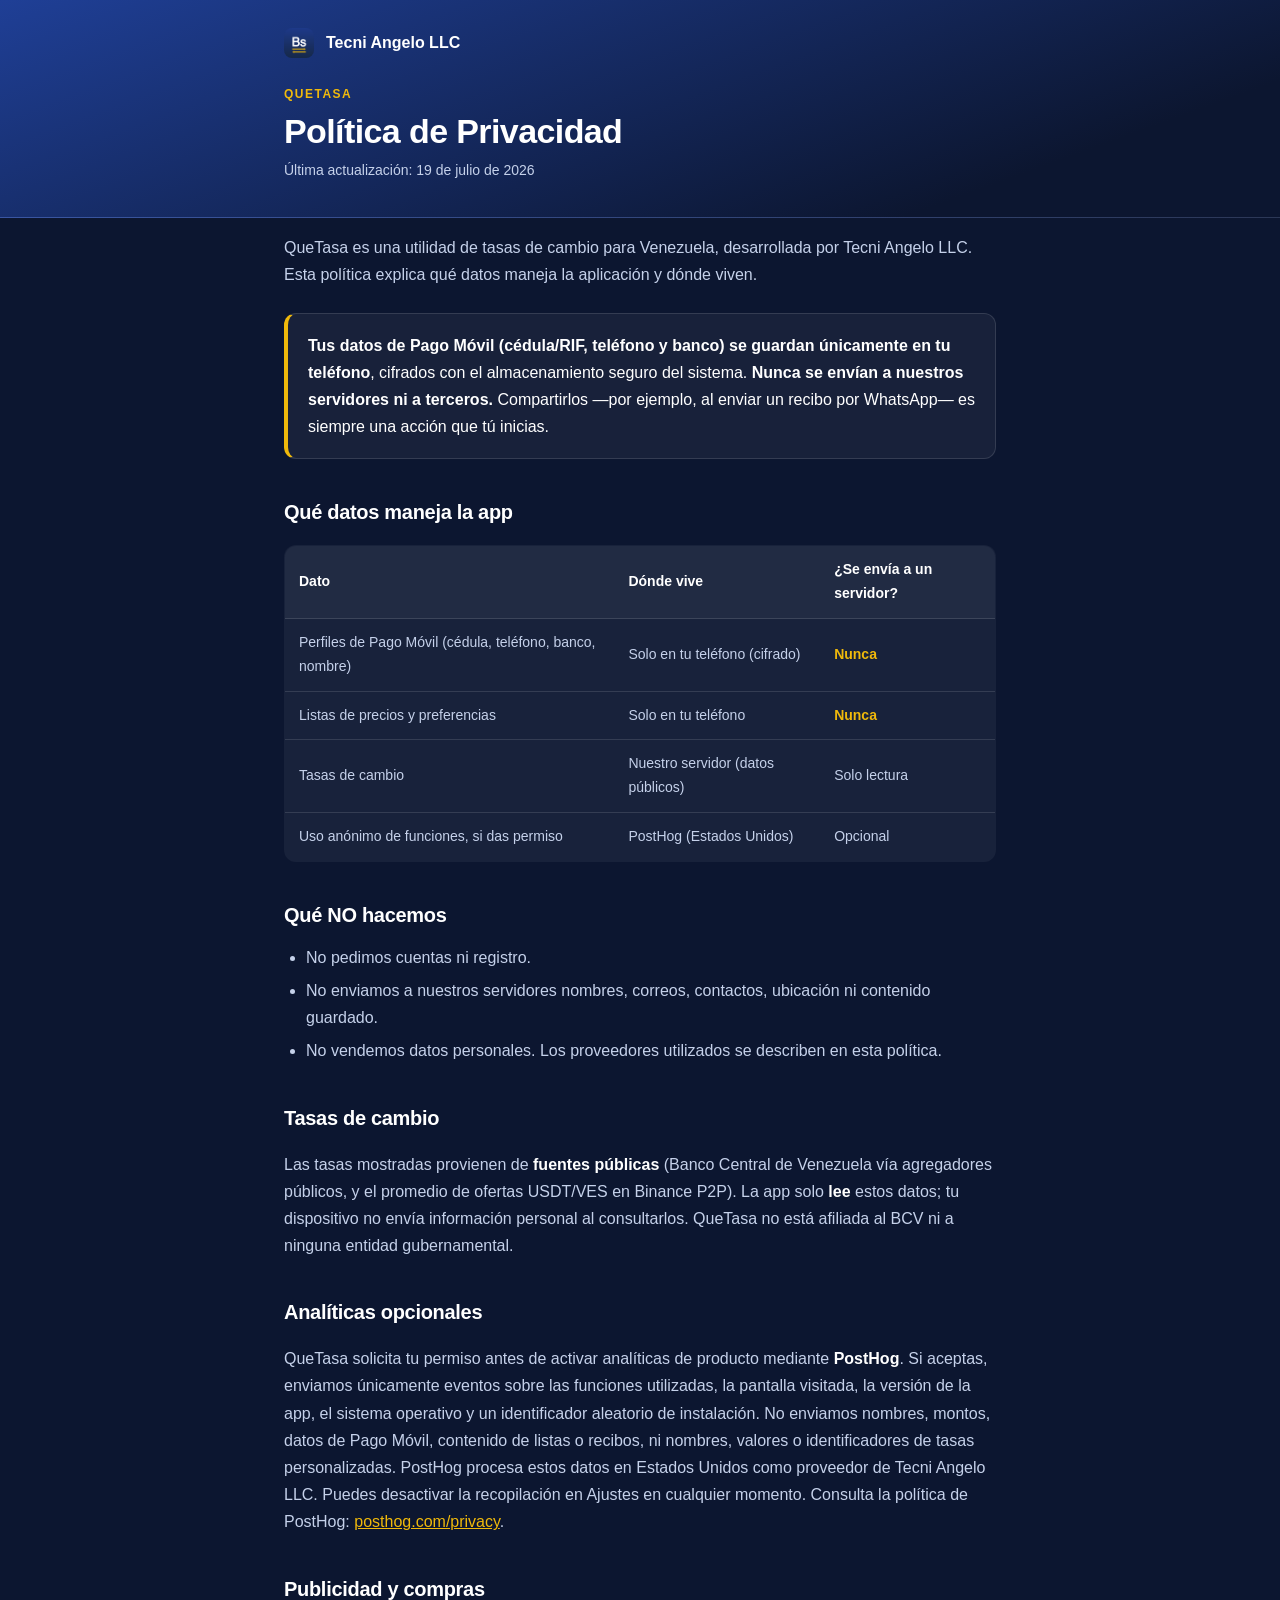
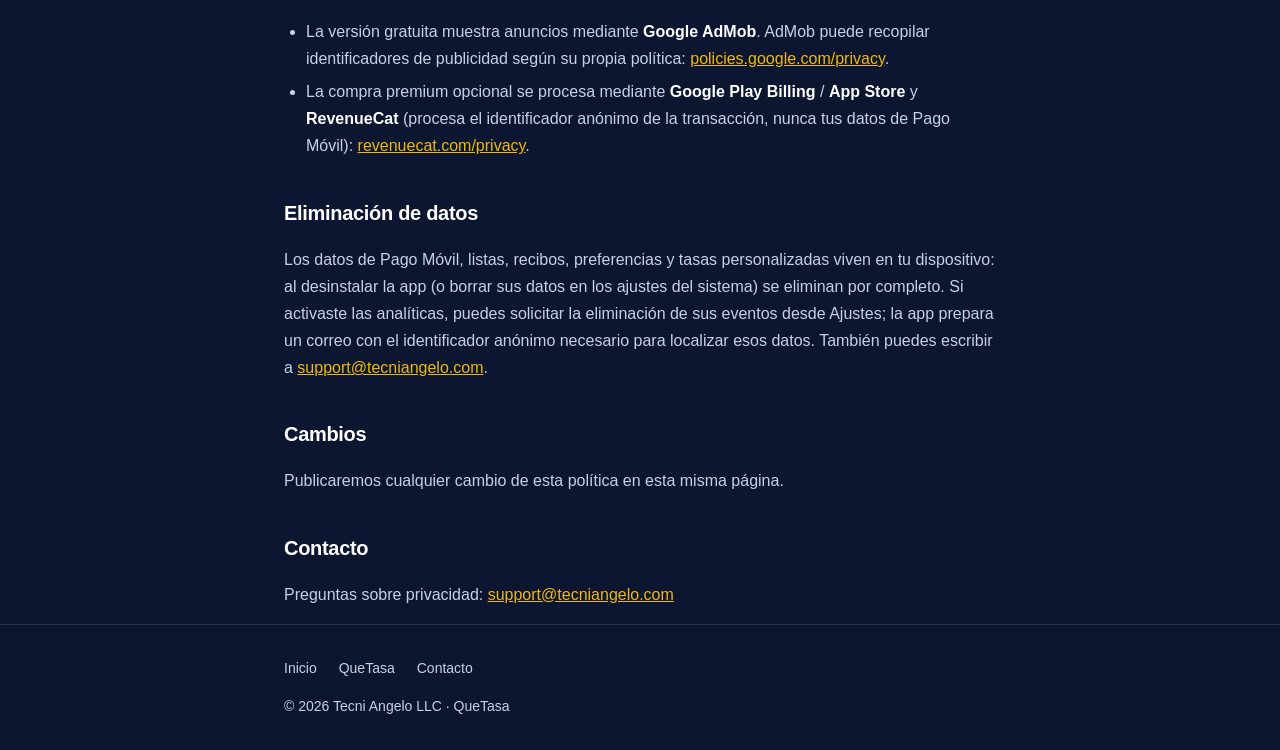
<file: quetasa/privacy/index.html>
<!doctype html>
<html lang="es">
  <head>
    <meta charset="utf-8" />
    <meta name="viewport" content="width=device-width, initial-scale=1" />
    <meta name="theme-color" content="#0c1630" />
    <title>Política de Privacidad — QueTasa · Tecni Angelo LLC</title>
    <meta
      name="description"
      content="Política de privacidad de QueTasa. Tus datos de Pago Móvil se guardan solo en tu teléfono, cifrados; nunca se envían a un servidor."
    />
    <link rel="canonical" href="https://tecniangelo.com/quetasa/privacy/" />
    <link rel="icon" href="../../favicon.png" />
    <style>
      :root {
        --navy-top: #1f3f96;
        --navy-bot: #0c1630;
        --gold: #f0b90b;
        --white: #ffffff;
        --sub: #c5d1ea;
        --card: rgba(255, 255, 255, 0.05);
        --border: rgba(255, 255, 255, 0.12);
      }
      * { box-sizing: border-box; margin: 0; padding: 0; }
      body {
        font-family: -apple-system, BlinkMacSystemFont, "Segoe UI", Roboto, Helvetica, Arial, sans-serif;
        background: var(--navy-bot);
        color: var(--white);
        line-height: 1.7;
        -webkit-font-smoothing: antialiased;
      }
      a { color: var(--gold); }
      .wrap { max-width: 760px; margin: 0 auto; padding: 0 24px; }

      header {
        background: linear-gradient(160deg, var(--navy-top) 0%, var(--navy-bot) 80%);
        border-bottom: 1px solid var(--border);
        padding: 28px 0 34px;
      }
      .brand { display: flex; align-items: center; gap: 12px; font-weight: 700; font-size: 16px; color: var(--white); text-decoration: none; }
      .brand img { width: 30px; height: 30px; border-radius: 8px; }
      .eyebrow { color: var(--gold); font-weight: 700; font-size: 12px; letter-spacing: 1.5px; text-transform: uppercase; margin: 26px 0 8px; }
      h1 { font-size: clamp(26px, 4vw, 34px); letter-spacing: -0.6px; line-height: 1.15; }
      header small { color: var(--sub); display: block; margin-top: 8px; font-size: 14px; }

      main { padding: 8px 0 64px; }
      main p { color: var(--sub); margin: 16px 0; }
      h2 { font-size: 20px; letter-spacing: -0.3px; color: var(--white); margin: 36px 0 6px; }

      .lede {
        background: var(--card);
        border: 1px solid var(--border);
        border-left: 4px solid var(--gold);
        border-radius: 12px;
        padding: 18px 20px;
        margin: 24px 0;
        color: var(--white);
      }
      .lede strong { color: var(--white); }

      table {
        width: 100%;
        border-collapse: collapse;
        margin: 16px 0;
        background: var(--card);
        border: 1px solid var(--border);
        border-radius: 12px;
        overflow: hidden;
        font-size: 14px;
      }
      th, td { text-align: left; padding: 12px 14px; border-bottom: 1px solid var(--border); color: var(--sub); }
      th { background: rgba(255, 255, 255, 0.04); color: var(--white); font-weight: 600; }
      tr:last-child td { border-bottom: 0; }
      td strong { color: var(--gold); }

      ul { padding-left: 22px; color: var(--sub); margin: 12px 0; }
      li { margin: 6px 0; }

      footer { border-top: 1px solid var(--border); padding: 32px 0; color: var(--sub); font-size: 14px; }
      .foot-links { display: flex; gap: 22px; flex-wrap: wrap; margin-bottom: 14px; }
      .foot-links a { color: var(--sub); text-decoration: none; }
      .foot-links a:hover { color: var(--white); }
    </style>
  </head>
  <body>
    <header>
      <div class="wrap">
        <a href="/" class="brand"><img src="../../icon.png" alt="" />Tecni Angelo LLC</a>
        <div class="eyebrow">QueTasa</div>
        <h1>Política de Privacidad</h1>
        <small>Última actualización: 19 de julio de 2026</small>
      </div>
    </header>

    <main class="wrap">
      <p>
        QueTasa es una utilidad de tasas de cambio para Venezuela, desarrollada por Tecni Angelo
        LLC. Esta política explica qué datos maneja la aplicación y dónde viven.
      </p>

      <div class="lede">
        <strong>Tus datos de Pago Móvil (cédula/RIF, teléfono y banco) se guardan únicamente en tu
        teléfono</strong>, cifrados con el almacenamiento seguro del sistema. <strong>Nunca se envían
        a nuestros servidores ni a terceros.</strong> Compartirlos —por ejemplo, al enviar un recibo
        por WhatsApp— es siempre una acción que tú inicias.
      </div>

      <h2>Qué datos maneja la app</h2>
      <table>
        <thead>
          <tr>
            <th>Dato</th>
            <th>Dónde vive</th>
            <th>¿Se envía a un servidor?</th>
          </tr>
        </thead>
        <tbody>
          <tr>
            <td>Perfiles de Pago Móvil (cédula, teléfono, banco, nombre)</td>
            <td>Solo en tu teléfono (cifrado)</td>
            <td><strong>Nunca</strong></td>
          </tr>
          <tr>
            <td>Listas de precios y preferencias</td>
            <td>Solo en tu teléfono</td>
            <td><strong>Nunca</strong></td>
          </tr>
          <tr>
            <td>Tasas de cambio</td>
            <td>Nuestro servidor (datos públicos)</td>
            <td>Solo lectura</td>
          </tr>
          <tr>
            <td>Uso anónimo de funciones, si das permiso</td>
            <td>PostHog (Estados Unidos)</td>
            <td>Opcional</td>
          </tr>
        </tbody>
      </table>

      <h2>Qué NO hacemos</h2>
      <ul>
        <li>No pedimos cuentas ni registro.</li>
        <li>No enviamos a nuestros servidores nombres, correos, contactos, ubicación ni contenido guardado.</li>
        <li>No vendemos datos personales. Los proveedores utilizados se describen en esta política.</li>
      </ul>

      <h2>Tasas de cambio</h2>
      <p>
        Las tasas mostradas provienen de <strong style="color: var(--white)">fuentes públicas</strong>
        (Banco Central de Venezuela vía agregadores públicos, y el promedio de ofertas USDT/VES en
        Binance P2P). La app solo <strong style="color: var(--white)">lee</strong> estos datos; tu
        dispositivo no envía información personal al consultarlos. QueTasa no está afiliada al BCV ni a
        ninguna entidad gubernamental.
      </p>

      <h2>Analíticas opcionales</h2>
      <p>
        QueTasa solicita tu permiso antes de activar analíticas de producto mediante
        <strong style="color: var(--white)">PostHog</strong>. Si aceptas, enviamos únicamente eventos
        sobre las funciones utilizadas, la pantalla visitada, la versión de la app, el sistema
        operativo y un identificador aleatorio de instalación. No enviamos nombres, montos, datos de
        Pago Móvil, contenido de listas o recibos, ni nombres, valores o identificadores de tasas
        personalizadas. PostHog procesa estos datos en Estados Unidos como proveedor de Tecni Angelo
        LLC. Puedes desactivar la recopilación en Ajustes en cualquier momento. Consulta la política de
        PostHog: <a href="https://posthog.com/privacy">posthog.com/privacy</a>.
      </p>

      <h2>Publicidad y compras</h2>
      <ul>
        <li>
          La versión gratuita muestra anuncios mediante <strong style="color: var(--white)">Google
          AdMob</strong>. AdMob puede recopilar identificadores de publicidad según su propia
          política: <a href="https://policies.google.com/privacy">policies.google.com/privacy</a>.
        </li>
        <li>
          La compra premium opcional se procesa mediante <strong style="color: var(--white)">Google
          Play Billing</strong> / <strong style="color: var(--white)">App Store</strong> y
          <strong style="color: var(--white)">RevenueCat</strong> (procesa el identificador anónimo de
          la transacción, nunca tus datos de Pago Móvil):
          <a href="https://www.revenuecat.com/privacy">revenuecat.com/privacy</a>.
        </li>
      </ul>

      <h2>Eliminación de datos</h2>
      <p>
        Los datos de Pago Móvil, listas, recibos, preferencias y tasas personalizadas viven en tu
        dispositivo: al desinstalar la app (o borrar sus datos en los ajustes del sistema) se eliminan
        por completo. Si activaste las analíticas, puedes solicitar la eliminación de sus eventos desde
        Ajustes; la app prepara un correo con el identificador anónimo necesario para localizar esos
        datos. También puedes escribir a
        <a href="mailto:support@tecniangelo.com">support@tecniangelo.com</a>.
      </p>

      <h2>Cambios</h2>
      <p>Publicaremos cualquier cambio de esta política en esta misma página.</p>

      <h2>Contacto</h2>
      <p>
        Preguntas sobre privacidad:
        <a href="mailto:support@tecniangelo.com">support@tecniangelo.com</a>
      </p>
    </main>

    <footer>
      <div class="wrap">
        <div class="foot-links">
          <a href="/">Inicio</a>
          <a href="/#quetasa">QueTasa</a>
          <a href="mailto:support@tecniangelo.com">Contacto</a>
        </div>
        © 2026 Tecni Angelo LLC · QueTasa
      </div>
    </footer>
  </body>
</html>
</file>
<file: quelocal/styles.css>
/* QueLocal, página de producto. Primero el teléfono; el escritorio se suma
   con las reglas de min-width más abajo. Sin dependencias. */

:root {
  color-scheme: dark;
  --plane: #0d0d0d;
  --plane-2: #121211;
  --surface-1: #1a1a19;
  --surface-2: #232322;
  --surface-3: #2e2e2c;
  --hairline: rgba(255, 255, 255, 0.10);
  --hairline-strong: rgba(255, 255, 255, 0.18);
  --text: #f0efec;
  --text-2: #c3c2b7;
  --muted: #96948d;
  --accent: #ff8a3d;
  --accent-hover: #ff9c5a;
  --accent-ink: #1b0f06;
  --accent-text: #ffa468;
  --accent-wash: rgba(255, 138, 61, 0.14);
  --good: #4cc94c;
  --good-wash: rgba(12, 163, 12, 0.16);
  --warning: #fab219;
  --warning-wash: rgba(250, 178, 25, 0.13);
  --critical: #f28080;
  --font: "Segoe UI Variable Text", "Segoe UI", system-ui, -apple-system, Roboto, "Helvetica Neue", sans-serif;
  --display: "Segoe UI Variable Display", "Segoe UI", system-ui, -apple-system, Roboto, "Helvetica Neue", sans-serif;
  --r-sm: 10px;
  --r-md: 14px;
  --r-lg: 20px;
  --bar: 60px;
}

*, *::before, *::after { box-sizing: border-box; }
html { scroll-behavior: smooth; scroll-padding-top: calc(var(--bar) + 12px); -webkit-text-size-adjust: 100%; }
body { margin: 0; background: var(--plane); color: var(--text); font: 16px/1.6 var(--font); overflow-x: hidden; }
img, video, svg { max-width: 100%; }
h1, h2, h3, p, ul, ol, figure { margin: 0; }
ul, ol { padding: 0; list-style: none; }
a { color: var(--accent-text); text-underline-offset: 3px; }
a:hover { color: var(--accent-hover); }
strong, b { font-weight: 650; }
:focus-visible { outline: 2px solid var(--accent); outline-offset: 3px; border-radius: 6px; }
[hidden] { display: none !important; }

.sprite { position: absolute; width: 0; height: 0; overflow: hidden; }
.i { width: 1.15em; height: 1.15em; flex: none; fill: none; stroke: currentColor; stroke-width: 1.8; stroke-linecap: round; stroke-linejoin: round; }
.i.big { width: 26px; height: 26px; color: var(--accent-text); }
.skip { position: absolute; left: 12px; top: -60px; z-index: 50; background: var(--accent); color: var(--accent-ink); padding: 10px 14px; border-radius: var(--r-sm); font-weight: 650; }
.skip:focus { top: 12px; }

.wrap { width: min(1160px, calc(100% - 32px)); margin-inline: auto; }
.wrap.narrow { width: min(880px, calc(100% - 32px)); }
.center { text-align: center; margin-inline: auto; }

/* ---------- Texto ---------- */
h1, h2, h3 { font-family: var(--display); letter-spacing: -0.022em; line-height: 1.12; font-weight: 680; text-wrap: balance; }
h1 { font-size: clamp(2.05rem, 6.4vw, 3.55rem); letter-spacing: -0.034em; line-height: 1.04; }
h2 { font-size: clamp(1.6rem, 4.4vw, 2.5rem); }
h3 { font-size: 1.12rem; line-height: 1.25; }
.eyebrow { color: var(--accent-text); font-weight: 700; font-size: 0.8rem; letter-spacing: 0.09em; text-transform: uppercase; margin-bottom: 12px; }
.lead { color: var(--text-2); font-size: 1.06rem; max-width: 64ch; margin-top: 14px; text-wrap: pretty; }
.center .lead, .lead.center { margin-inline: auto; }
.fine { color: var(--muted); font-size: 0.9rem; margin-top: 16px; max-width: 70ch; }
.fine.center { margin-inline: auto; }
.note { color: var(--text-2); font-size: 0.93rem; background: var(--warning-wash); border-left: 3px solid var(--warning); padding: 10px 14px; border-radius: 0 var(--r-sm) var(--r-sm) 0; margin-top: 14px; }
.note.center { max-width: 62ch; margin: 22px auto 0; text-align: left; }
.note strong { color: var(--text); }
.mini { font-size: 0.74rem; letter-spacing: 0.08em; text-transform: uppercase; font-weight: 700; color: var(--muted); margin: 14px 0 6px; }

/* ---------- Botones ---------- */
.btn { display: inline-flex; align-items: center; justify-content: center; gap: 9px; min-height: 44px; padding: 0 16px; border-radius: 12px; border: 1px solid var(--hairline-strong); background: var(--surface-2); color: var(--text); font: 600 0.96rem var(--font); text-decoration: none; white-space: nowrap; transition: background 0.15s, border-color 0.15s, transform 0.15s; }
.btn:hover { background: var(--surface-3); color: var(--text); }
.btn.primary { background: var(--accent); border-color: var(--accent); color: var(--accent-ink); font-weight: 700; }
.btn.primary:hover { background: var(--accent-hover); border-color: var(--accent-hover); color: var(--accent-ink); }
.btn.lg { min-height: 52px; padding: 0 22px; font-size: 1.02rem; border-radius: 14px; }
.actions { display: flex; flex-wrap: wrap; gap: 12px; margin-top: 26px; }
.actions.center { justify-content: center; }
.pill { display: none; align-items: center; height: 26px; padding: 0 10px; border-radius: 999px; background: var(--accent-wash); color: var(--accent-text); font-size: 0.78rem; font-weight: 700; white-space: nowrap; }

/* ---------- Barra superior ---------- */
.top { position: sticky; top: 0; z-index: 30; height: var(--bar); background: rgba(13, 13, 13, 0.86); -webkit-backdrop-filter: blur(12px); backdrop-filter: blur(12px); border-bottom: 1px solid var(--hairline); }
.top-row { height: 100%; display: flex; align-items: center; gap: 10px; }
.brand { display: inline-flex; align-items: center; gap: 10px; color: var(--text); text-decoration: none; font: 700 1.08rem var(--display); letter-spacing: -0.02em; white-space: nowrap; }
.brand:hover { color: var(--text); }
.brand img { border-radius: 9px; }
.brand.small { font-size: 0.98rem; gap: 8px; }
.brand.small img { border-radius: 7px; }
.menu-button { margin-left: auto; min-height: 40px; padding: 0 12px; border-radius: 10px; border: 1px solid var(--hairline-strong); background: transparent; color: var(--text); font: 600 0.92rem var(--font); cursor: pointer; }
.menu { display: flex; gap: 4px; overflow-x: auto; }
.menu a { color: var(--text-2); text-decoration: none; font-weight: 600; font-size: 0.93rem; padding: 8px 10px; border-radius: 9px; white-space: nowrap; }
.menu a:hover { color: var(--text); background: var(--surface-2); }
.top-cta { min-height: 40px; padding: 0 14px; }
.wide-only { display: none; }
/* En pantallas angostas el menú es un panel que baja de la barra. */
.js .menu { position: absolute; left: 0; right: 0; top: var(--bar); flex-direction: column; gap: 2px; padding: 10px 16px 14px; background: var(--plane-2); border-bottom: 1px solid var(--hairline); display: none; }
.js .menu.open { display: flex; }
.js .menu a { padding: 12px 10px; font-size: 1rem; }
html:not(.js) .menu-button { display: none; }
html:not(.js) .menu { margin-left: auto; }

/* ---------- Entrada ---------- */
.hero { padding: 44px 0 30px; background: radial-gradient(900px 420px at 78% -10%, rgba(255, 138, 61, 0.16), transparent 70%); }
.hero-grid { display: grid; gap: 34px; }
.hero .eyebrow { margin-bottom: 14px; }
.hero .lead { font-size: 1.1rem; }
.hero-art { position: relative; padding: 0 5% 22px 0; }
.hero-phone { position: absolute; right: 0; bottom: 0; width: 24%; min-width: 86px; box-shadow: 0 18px 40px rgba(0, 0, 0, 0.55); }

/* ---------- Marcos ---------- */
.frame { display: block; background: var(--surface-1); border: 1px solid var(--hairline-strong); border-radius: var(--r-md); overflow: hidden; box-shadow: 0 16px 44px rgba(0, 0, 0, 0.45); }
.frame img { display: block; width: 100%; height: auto; }
.frame-bar { display: flex; gap: 6px; padding: 9px 12px; background: #151514; border-bottom: 1px solid var(--hairline); }
.frame-bar span { width: 9px; height: 9px; border-radius: 50%; background: #3b3b38; }
.frame.phone { border: 5px solid #30302d; border-radius: 26px; background: #000; }
.frame.phone img { border-radius: 20px; }
.frame.plain { border-radius: var(--r-sm); box-shadow: none; }
.frame.crop img { aspect-ratio: 16 / 10; object-fit: cover; object-position: top; }
a.shot { cursor: zoom-in; text-decoration: none; transition: border-color 0.15s, transform 0.2s; }
a.shot:hover { border-color: rgba(255, 138, 61, 0.55); }
figcaption { color: var(--muted); font-size: 0.9rem; margin-top: 10px; }

/* ---------- Datos duros ---------- */
.facts { border-block: 1px solid var(--hairline); background: var(--plane-2); }
.facts-row { display: grid; grid-template-columns: repeat(2, minmax(0, 1fr)); gap: 0; }
.fact { padding: 18px 14px 18px 0; display: flex; flex-direction: column; gap: 2px; min-width: 0; }
.fact b { font: 680 1.45rem var(--display); letter-spacing: -0.02em; }
.fact span { color: var(--muted); font-size: 0.88rem; line-height: 1.35; }
.fact b span { color: inherit; font-size: inherit; }

/* ---------- Secciones ---------- */
.section { padding: 58px 0; }
.section.tight { padding: 34px 0 10px; }
.section.alt { background: var(--plane-2); border-block: 1px solid var(--hairline); }
.reveal .section > .wrap { opacity: 0; transform: translateY(14px); transition: opacity 0.5s ease, transform 0.5s ease; }
.reveal .section.in > .wrap { opacity: 1; transform: none; }

/* ---------- Videos ---------- */
.clips { display: grid; gap: 18px; margin-top: 30px; grid-template-columns: repeat(auto-fit, minmax(min(100%, 330px), 1fr)); align-items: start; }
.clip video { display: block; width: 100%; height: auto; aspect-ratio: 16 / 10; background: #000; border-radius: var(--r-md); border: 1px solid var(--hairline-strong); }
.clip.wide video { aspect-ratio: 9 / 5; }
.clip.tall { justify-self: center; width: min(100%, 290px); }
.clip.tall video { aspect-ratio: 1 / 2; border-radius: 24px; border: 5px solid #30302d; }
.clip.featured video { box-shadow: 0 22px 60px rgba(0, 0, 0, 0.55); }
.clip.featured figcaption { text-align: center; }

/* ---------- Un día de trabajo ---------- */
.steps { display: grid; gap: 18px; margin-top: 30px; }
.steps-tabs { display: flex; gap: 8px; overflow-x: auto; padding-bottom: 6px; scrollbar-width: thin; }
.steps-tabs button { display: inline-flex; align-items: center; gap: 10px; flex: none; min-height: 44px; padding: 6px 14px 6px 8px; border-radius: 999px; border: 1px solid var(--hairline); background: transparent; color: var(--text-2); font: 600 0.95rem var(--font); cursor: pointer; white-space: nowrap; }
.steps-tabs button:hover { color: var(--text); border-color: var(--hairline-strong); }
.steps-tabs .n, .ladder .n { display: inline-flex; align-items: center; justify-content: center; width: 28px; height: 28px; border-radius: 50%; background: var(--surface-2); color: var(--text-2); font: 700 0.86rem var(--display); flex: none; }
.steps-tabs button[aria-selected="true"] { background: var(--surface-2); border-color: var(--hairline-strong); color: var(--text); }
.steps-tabs button[aria-selected="true"] .n { background: var(--accent); color: var(--accent-ink); }
.step { display: grid; gap: 16px; }
.step-text { order: -1; }
.step + .step { margin-top: 34px; }
.js .step + .step { margin-top: 0; }
.step-text h3 { font-size: 1.3rem; margin-bottom: 8px; }
.step-text p { color: var(--text-2); max-width: 62ch; }

/* ---------- Roles ---------- */
.roles { display: grid; gap: 14px; margin-top: 30px; }
.role, .card { background: var(--surface-1); border: 1px solid var(--hairline); border-radius: var(--r-lg); padding: 22px; }
.role h3 { font-size: 1.3rem; }
.role-line { color: var(--accent-text); font-weight: 600; margin-top: 4px; }
.can li, .cannot li, .ticks li { position: relative; padding-left: 26px; margin-top: 7px; line-height: 1.4; }
.can li::before, .cannot li::before, .ticks li::before { content: ""; position: absolute; left: 0; top: 0.2em; width: 17px; height: 17px; background: no-repeat center / contain; }
.can li::before, .ticks li::before { background-image: url("data:image/svg+xml,%3Csvg xmlns='http://www.w3.org/2000/svg' viewBox='0 0 24 24' fill='none' stroke='%234cc94c' stroke-width='2.6' stroke-linecap='round' stroke-linejoin='round'%3E%3Cpath d='M5 12.500l4.500 4.500L19 7.500'/%3E%3C/svg%3E"); }
.cannot li { color: var(--text-2); }
.cannot li::before { background-image: url("data:image/svg+xml,%3Csvg xmlns='http://www.w3.org/2000/svg' viewBox='0 0 24 24' fill='none' stroke='%23f28080' stroke-width='2.6' stroke-linecap='round'%3E%3Cpath d='M7 7l10 10M17 7L7 17'/%3E%3C/svg%3E"); }
.role-shots { display: grid; gap: 22px; margin-top: 30px; align-items: start; }
.scroll-pane { max-height: min(70vh, 560px); overflow-y: auto; overscroll-behavior: contain; }
.phones { display: flex; gap: 16px; justify-content: center; flex-wrap: wrap; }
.phones figure { width: min(46%, 220px); text-align: center; }

/* ---------- Tarjetas y galerías ---------- */
.cards { display: grid; gap: 14px; margin-top: 30px; }
.card h3 { margin: 10px 0 6px; }
.card.wide h3 { margin-top: 0; font-size: 1.25rem; }
.card p { color: var(--text-2); }
.card p + p { margin-top: 10px; }
.card .note { margin-top: 14px; }
.gallery { display: grid; gap: 18px; margin-top: 30px; align-items: start; }
.gallery figcaption { text-align: left; }
.gallery.one { max-width: 820px; margin-inline: auto; }
.pair { display: grid; grid-template-columns: 1fr 1fr; gap: 10px; margin-top: 16px; align-items: start; }

/* ---------- Inventario ---------- */
.ladder { display: grid; gap: 14px; margin-top: 30px; }
.ladder li { background: var(--surface-1); border: 1px solid var(--hairline); border-radius: var(--r-lg); padding: 20px 22px; }
.ladder .n { background: var(--accent); color: var(--accent-ink); margin-bottom: 12px; }
.ladder p { color: var(--text-2); margin-top: 6px; }
.feature { display: grid; gap: 24px; margin-top: 44px; align-items: center; }
.feature-text h3 { font-size: clamp(1.35rem, 3.4vw, 1.8rem); }
.feature-text p { color: var(--text-2); margin-top: 12px; }
.ticks { margin-top: 14px; }

/* ---------- Dos columnas ---------- */
.split { display: grid; gap: 30px; margin-top: 30px; align-items: start; }
.split .lead { margin-top: 0; }

/* ---------- Diagrama ---------- */
.diagram { display: flex; justify-content: center; }
.diagram svg { width: 100%; max-width: 420px; height: auto; font-family: var(--font); }
.dg-zone { fill: rgba(255, 255, 255, 0.025); stroke: var(--hairline-strong); stroke-dasharray: 5 5; }
.dg-zone-label { fill: var(--muted); font-size: 11.5px; font-weight: 700; letter-spacing: 0.06em; text-transform: uppercase; }
.dg-box { fill: var(--surface-2); stroke: var(--hairline-strong); }
.dg-main { fill: rgba(255, 138, 61, 0.16); stroke: var(--accent); stroke-width: 1.5; }
.dg-title { fill: var(--text); font-size: 13.5px; font-weight: 650; }
.dg-title.strong { font-size: 15px; font-weight: 700; }
.dg-sub { fill: var(--text-2); font-size: 11.5px; }
.dg-line { fill: none; stroke: var(--hairline-strong); stroke-width: 1.5; }
.dg-dash { stroke: var(--muted); stroke-width: 1; stroke-dasharray: 2 5; }
.dg-arrow, .dg-arrow-head { fill: none; stroke: var(--accent); stroke-width: 2; stroke-linecap: round; stroke-linejoin: round; }

/* ---------- Comparación ---------- */
.compare-title { margin-top: 44px; font-size: 1.25rem; }
.compare-wrap { margin-top: 14px; overflow-x: auto; border: 1px solid var(--hairline); border-radius: var(--r-lg); background: var(--surface-1); }
.compare { width: 100%; min-width: 640px; border-collapse: collapse; font-size: 0.95rem; }
.compare th, .compare td { padding: 12px 18px; text-align: left; border-top: 1px solid var(--hairline); vertical-align: top; }
.compare thead th { border-top: 0; }
.compare thead th { color: var(--muted); font-size: 0.86rem; font-weight: 650; }
.compare tbody th { font-weight: 600; color: var(--text); }
.compare td { color: var(--text-2); }
.compare .us { background: var(--accent-wash); color: var(--text); font-weight: 600; }
.compare thead .us { color: var(--accent-text); }

/* ---------- Acceso remoto ---------- */
.remote-art { position: relative; padding: 0 6% 22px 0; }
.remote-phone { position: absolute; right: 0; bottom: 0; width: 23%; min-width: 80px; box-shadow: 0 18px 40px rgba(0, 0, 0, 0.55); }
.points li { padding: 14px 0; border-top: 1px solid var(--hairline); }
.points li:first-child { border-top: 0; padding-top: 0; }
.points p { color: var(--text-2); margin-top: 4px; }

/* ---------- Colores de la marca ---------- */
.brandlab { display: grid; gap: 22px; margin-top: 30px; align-items: start; }
.presets { border: 0; padding: 0; margin: 0; display: grid; grid-template-columns: repeat(auto-fill, minmax(140px, 1fr)); gap: 8px; }
.presets legend { padding: 0; margin-bottom: 12px; font: 650 1.05rem var(--display); }
.presets label { position: relative; display: flex; align-items: center; gap: 10px; min-height: 48px; padding: 6px 10px; border-radius: 12px; border: 1px solid var(--hairline); background: var(--surface-1); cursor: pointer; font-weight: 600; font-size: 0.93rem; }
.presets label:hover { border-color: var(--hairline-strong); }
.presets input { position: absolute; opacity: 0; width: 1px; height: 1px; }
.sw { width: 30px; height: 30px; border-radius: 9px; flex: none; background: var(--bg); border: 1px solid var(--hairline-strong); display: inline-flex; align-items: center; justify-content: center; }
.sw::after { content: ""; width: 13px; height: 13px; border-radius: 50%; background: var(--ac); }
.presets input:checked + .sw { box-shadow: 0 0 0 2px var(--plane-2), 0 0 0 4px var(--accent); }
.presets input:checked ~ .pn { color: var(--accent-text); }
.presets input:focus-visible + .sw { outline: 2px solid var(--text); outline-offset: 4px; }

/* La maqueta lleva sus propios colores; app.js los cambia. */
.mock {
  --m-plane: #0d0d0d; --m-s1: #1a1a19; --m-s2: #232322; --m-s3: #2e2e2c;
  --m-accent: #ff8a3d; --m-ink: #1b0f06; --m-accent-text: #ffa468; --m-wash: rgba(255, 138, 61, 0.16);
  --m-text: #f0efec; --m-text-2: #c3c2b7; --m-muted: #a09e96; --m-line: rgba(255, 255, 255, 0.11);
  background: var(--m-plane); color: var(--m-text); border: 1px solid var(--hairline-strong); border-radius: var(--r-lg); overflow: hidden; font-size: 0.9rem; box-shadow: 0 16px 44px rgba(0, 0, 0, 0.45); transition: background 0.25s, color 0.25s;
}
.mock[data-theme="light"] { --m-text: #0b0b0b; --m-text-2: #52514e; --m-muted: #6f6d67; --m-line: rgba(11, 11, 11, 0.12); }
.mock-top { display: flex; align-items: center; gap: 10px; padding: 12px 14px; border-bottom: 1px solid var(--m-line); }
.mock-mark { width: 34px; height: 34px; border-radius: 10px; background: var(--m-accent); color: var(--m-ink); display: inline-flex; align-items: center; justify-content: center; flex: none; transition: background 0.25s; }
.mock-mark svg { width: 26px; height: 26px; }
.mock-name { display: flex; flex-direction: column; line-height: 1.2; margin-right: auto; min-width: 0; }
.mock-name small, .mock-table small { color: var(--m-muted); font-size: 0.8rem; }
.mock-chip { display: inline-flex; align-items: center; gap: 7px; padding: 5px 10px; border-radius: 999px; background: var(--m-s2); border: 1px solid var(--m-line); font-size: 0.8rem; font-weight: 600; white-space: nowrap; }
.mock-chip i { width: 7px; height: 7px; border-radius: 50%; background: #12a312; }
.mock-body { padding: 14px; display: grid; gap: 12px; }
.mock-tables { display: grid; grid-template-columns: repeat(3, minmax(0, 1fr)); gap: 8px; }
.mock-table { background: var(--m-s1); border: 1px solid var(--m-line); border-radius: 12px; padding: 10px; min-height: 68px; display: flex; flex-direction: column; justify-content: space-between; transition: background 0.25s; }
.mock-table b { font: 680 1.15rem var(--display); color: var(--m-text-2); }
.mock-table.busy { background: var(--m-s2); border-left: 3px solid var(--m-accent); }
.mock-table.busy span { font-weight: 650; font-variant-numeric: tabular-nums; }
.mock-ticket { background: var(--m-s1); border: 1px solid var(--m-line); border-radius: 14px; padding: 14px; display: grid; gap: 9px; transition: background 0.25s; }
.mock-line, .mock-total { display: flex; justify-content: space-between; gap: 12px; font-variant-numeric: tabular-nums; }
.mock-badges { display: flex; align-items: center; gap: 10px; }
.mock-badge { background: var(--m-wash); color: var(--m-accent-text); border-radius: 999px; padding: 2px 10px; font-size: 0.78rem; font-weight: 700; }
.mock-link { margin-left: auto; color: var(--m-accent-text); font-weight: 650; font-size: 0.84rem; }
.mock-total { font: 680 1.2rem var(--display); border-top: 1px solid var(--m-line); padding-top: 9px; }
.mock-buttons { display: grid; grid-template-columns: auto 1fr; gap: 8px; }
.mock-btn { display: inline-flex; align-items: center; justify-content: center; min-height: 40px; padding: 0 14px; border-radius: 11px; background: var(--m-s3); font-weight: 650; }
.mock-btn.primary { background: var(--m-accent); color: var(--m-ink); transition: background 0.25s; }

/* ---------- Cifras ---------- */
.stats { display: grid; grid-template-columns: repeat(2, minmax(0, 1fr)); gap: 12px; margin-top: 30px; }
.stat { background: var(--surface-1); border: 1px solid var(--hairline); border-radius: var(--r-lg); padding: 18px; display: flex; flex-direction: column; gap: 4px; }
.stat b { font: 680 clamp(1.6rem, 6vw, 2.3rem) var(--display); letter-spacing: -0.03em; line-height: 1.1; white-space: nowrap; }
.stat .approx { color: var(--muted); font-weight: 500; margin-right: 2px; }
.stat > span { color: var(--muted); font-size: 0.92rem; line-height: 1.35; }

/* ---------- Instalación ---------- */
.six { counter-reset: paso; display: grid; gap: 4px; }
.six li { counter-increment: paso; position: relative; padding: 12px 0 12px 48px; border-top: 1px solid var(--hairline); display: flex; flex-direction: column; }
.six li:first-child { border-top: 0; }
.six li::before { content: counter(paso); position: absolute; left: 0; top: 12px; width: 32px; height: 32px; border-radius: 50%; background: var(--surface-2); border: 1px solid var(--hairline-strong); display: flex; align-items: center; justify-content: center; font: 700 0.9rem var(--display); color: var(--accent-text); }
.six span { color: var(--text-2); }
.setup-art { display: grid; gap: 14px; }

/* ---------- Dónde estamos ---------- */
.callout { margin-top: 30px; padding: 22px; border-radius: var(--r-lg); background: var(--warning-wash); border: 1px solid rgba(250, 178, 25, 0.4); }
.callout h3 { font-size: 1.25rem; }
.callout p { color: var(--text); margin-top: 8px; max-width: 80ch; }
.status { display: grid; gap: 14px; margin-top: 18px; }
.status-col { background: var(--surface-1); border: 1px solid var(--hairline); border-radius: var(--r-lg); padding: 22px; }
.status-col h3 { display: flex; align-items: center; gap: 10px; margin-bottom: 8px; }
.status-col h3::before { content: ""; width: 11px; height: 11px; border-radius: 50%; background: var(--muted); flex: none; }
.status-col.ok h3::before { background: var(--good); }
.status-col.soon h3::before { background: var(--warning); }
.status-col.no h3::before { background: var(--critical); }
.status-col li { position: relative; padding: 8px 0 8px 16px; border-top: 1px solid var(--hairline); color: var(--text-2); line-height: 1.45; }
.status-col li:first-child { border-top: 0; }
.status-col li::before { content: ""; position: absolute; left: 0; top: 1.1em; width: 5px; height: 5px; border-radius: 50%; background: var(--muted); }
.status-col li strong { color: var(--text); }

/* ---------- Preguntas ---------- */
.faq { margin-top: 26px; border-top: 1px solid var(--hairline); }
.faq details { border-bottom: 1px solid var(--hairline); }
.faq summary { list-style: none; cursor: pointer; display: flex; align-items: center; justify-content: space-between; gap: 16px; padding: 18px 2px; font: 650 1.05rem var(--display); letter-spacing: -0.01em; }
.faq summary::-webkit-details-marker { display: none; }
.faq summary::after { content: ""; width: 10px; height: 10px; border-right: 2px solid var(--accent-text); border-bottom: 2px solid var(--accent-text); transform: rotate(45deg); flex: none; margin-right: 6px; transition: transform 0.2s; }
.faq details[open] summary::after { transform: rotate(-135deg); }
.faq summary:hover { color: var(--accent-text); }
.faq details p { color: var(--text-2); padding: 0 2px; max-width: 72ch; }
.faq details p + p { margin-top: 10px; }
.faq details > p:last-child { padding-bottom: 20px; }

/* ---------- Cierre y pie ---------- */
.closing { background: radial-gradient(700px 320px at 50% 110%, rgba(255, 138, 61, 0.18), transparent 70%); padding: 76px 0; }
.closing img { border-radius: 14px; margin-bottom: 18px; }
.closing .fine { margin-inline: auto; }
.foot { border-top: 1px solid var(--hairline); padding: 22px 0 30px; color: var(--muted); font-size: 0.9rem; }
.foot-row { display: flex; flex-wrap: wrap; gap: 10px 22px; align-items: center; }
.foot-row a { margin-left: auto; color: var(--text-2); }

/* ---------- Visor de imágenes ---------- */
.viewer { border: 0; padding: 0; background: transparent; max-width: min(96vw, 1500px); max-height: 94vh; color: var(--text); overflow: visible; }
.viewer::backdrop { background: rgba(0, 0, 0, 0.82); }
.viewer img { display: block; max-width: 100%; max-height: 84vh; width: auto; height: auto; margin: 0 auto; border-radius: var(--r-md); border: 1px solid var(--hairline-strong); background: var(--surface-1); }
.viewer-caption { text-align: center; color: var(--text-2); margin-top: 10px; font-size: 0.95rem; }
.viewer-close { position: absolute; right: 6px; top: -46px; width: 40px; height: 40px; border-radius: 50%; border: 1px solid var(--hairline-strong); background: var(--surface-2); color: var(--text); cursor: pointer; display: inline-flex; align-items: center; justify-content: center; }

/* ========== Desde 560 px ========== */
@media (min-width: 560px) {
  .pill { display: inline-flex; }
  .wide-only { display: inline; }
  .narrow-only { display: none; }
  .facts-row { grid-template-columns: repeat(3, minmax(0, 1fr)); }
  .roles { grid-template-columns: repeat(2, minmax(0, 1fr)); }
  .cards.three, .cards.two { grid-template-columns: repeat(2, minmax(0, 1fr)); }
  .gallery.two, .gallery.three { grid-template-columns: repeat(2, minmax(0, 1fr)); }
  .status { grid-template-columns: repeat(2, minmax(0, 1fr)); }
  .status-col.ok { grid-column: 1 / -1; }
  .status-col.ok ul { columns: 2; column-gap: 28px; }
  .status-col.ok li { break-inside: avoid; }
  .status-col.ok li:nth-child(6) { border-top: 0; }
  .mock-tables { grid-template-columns: repeat(6, minmax(0, 1fr)); }
}

/* ========== Desde 980 px ========== */
@media (min-width: 980px) {
  body { font-size: 17px; }
  .section { padding: 88px 0; }
  .section.tight { padding: 44px 0 14px; }
  .hero { padding: 72px 0 54px; }
  .hero-grid { grid-template-columns: minmax(0, 1fr) minmax(0, 1.05fr); gap: 44px; align-items: center; }
  .facts-row { grid-template-columns: repeat(6, minmax(0, 1fr)); }
  .fact { padding: 22px 18px 22px 0; }
  .steps { grid-template-columns: 250px minmax(0, 1fr); gap: 34px; align-items: start; }
  .steps-tabs { flex-direction: column; overflow: visible; padding: 0; position: sticky; top: calc(var(--bar) + 20px); }
  .steps-tabs button { border-radius: 12px; justify-content: flex-start; white-space: normal; text-align: left; border-color: transparent; }
  .roles { grid-template-columns: repeat(4, minmax(0, 1fr)); }
  .role-shots { grid-template-columns: minmax(0, 1.5fr) minmax(0, 1fr); }
  .role-shots:has(.phones > figure[hidden]:first-child):has(.phones > figure[hidden]:last-child) { grid-template-columns: minmax(0, 1fr); }
  .cards.three { grid-template-columns: repeat(3, minmax(0, 1fr)); }
  .gallery.three { grid-template-columns: repeat(3, minmax(0, 1fr)); }
  .ladder { grid-template-columns: repeat(3, minmax(0, 1fr)); }
  .feature { grid-template-columns: minmax(0, 0.8fr) minmax(0, 1.2fr); gap: 44px; }
  .split { grid-template-columns: minmax(0, 1fr) minmax(0, 1fr); gap: 48px; }
  .split.reverse { grid-template-columns: minmax(0, 1.15fr) minmax(0, 0.85fr); align-items: center; }
  .brandlab { grid-template-columns: minmax(0, 0.8fr) minmax(0, 1.2fr); gap: 36px; }
  .presets { grid-template-columns: repeat(2, minmax(0, 1fr)); }
  .stats { grid-template-columns: repeat(4, minmax(0, 1fr)); }
  .status { grid-template-columns: repeat(3, minmax(0, 1fr)); }
  .status-col.ok { grid-column: auto; }
  .status-col.ok ul { columns: 1; }
  .status-col.ok li:nth-child(6) { border-top: 1px solid var(--hairline); }
  .clips { gap: 22px; }
}

/* ========== Desde 1180 px: el menú cabe en la barra ========== */
@media (min-width: 1180px) {
  .menu-button { display: none; }
  .js .menu, .menu { position: static; display: flex; flex-direction: row; gap: 2px; padding: 0; background: none; border: 0; margin-left: auto; overflow: visible; }
  .js .menu a { padding: 8px 10px; font-size: 0.93rem; }
}

@media (prefers-reduced-motion: reduce) {
  html { scroll-behavior: auto; }
  *, *::before, *::after { transition: none !important; animation: none !important; }
  .reveal .section > .wrap { opacity: 1; transform: none; }
}

@media print {
  .top, .viewer, .clips { display: none; }
  body { background: #fff; color: #000; }
}

/* ---------- Situaciones ---------- */
.card.case { display: flex; flex-direction: column; gap: 8px; }
.card.case h3 { font-size: 1.08rem; line-height: 1.3; }
.card.case p { margin: 0; }
.case-link { margin-top: auto; padding-top: 6px; color: var(--accent-text, #ffa468); font-weight: 650; font-size: 0.92rem; text-decoration: none; }
.case-link:hover, .case-link:focus-visible { text-decoration: underline; }
</file>
